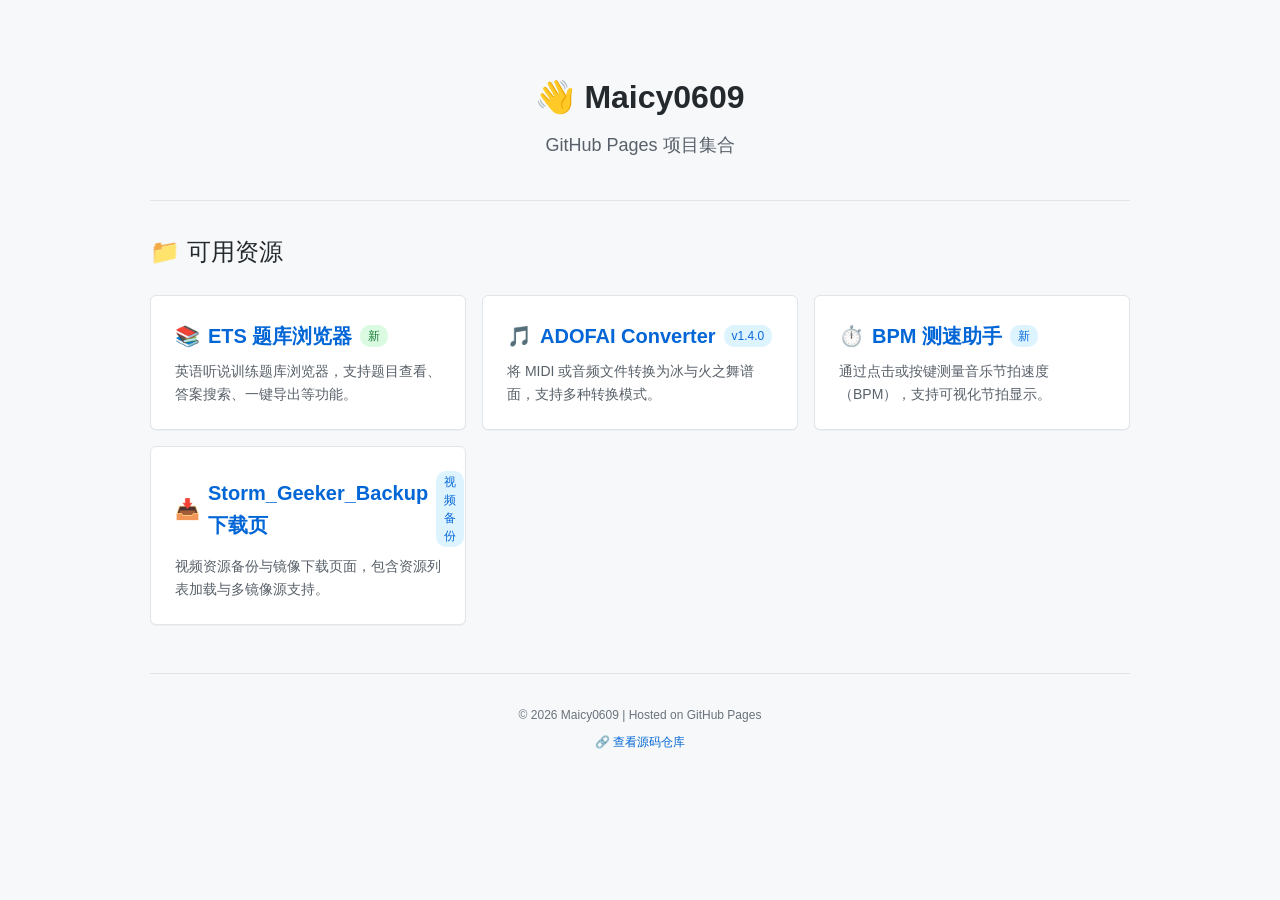
<file: index.html>
<!DOCTYPE html>
<html lang="zh-CN">
<head>
    <meta charset="UTF-8">
    <meta name="viewport" content="width=device-width, initial-scale=1.0">
    <title>Maicy0609 - 项目主页</title>
    <style>
        * { margin: 0; padding: 0; box-sizing: border-box; }
        body { 
            font-family: -apple-system, BlinkMacSystemFont, "Segoe UI", Helvetica, Arial, sans-serif;
            line-height: 1.6; 
            color: #24292e;
            background: #f6f8fa;
        }
        .container { 
            max-width: 1012px; 
            margin: 0 auto; 
            padding: 32px 16px; 
        }
        header { 
            text-align: center; 
            padding: 40px 0; 
            border-bottom: 1px solid #e1e4e8;
            margin-bottom: 32px;
        }
        h1 { font-size: 32px; font-weight: 600; margin-bottom: 8px; }
        .subtitle { color: #586069; font-size: 18px; }
        
        .nav-grid {
            display: grid;
            grid-template-columns: repeat(auto-fit, minmax(300px, 1fr));
            gap: 16px;
            margin-top: 24px;
        }
        
        .nav-card {
            background: white;
            border: 1px solid #e1e4e8;
            border-radius: 6px;
            padding: 24px;
            text-decoration: none;
            color: inherit;
            transition: all 0.2s;
            box-shadow: 0 1px 0 rgba(27,31,35,0.04);
        }
        
        .nav-card:hover {
            border-color: #0366d6;
            transform: translateY(-2px);
            box-shadow: 0 3px 6px rgba(149, 157, 165, 0.15);
        }
        
        .nav-card h3 {
            color: #0366d6;
            font-size: 20px;
            margin-bottom: 8px;
            display: flex;
            align-items: center;
            gap: 8px;
        }
        
        .nav-card p {
            color: #586069;
            font-size: 14px;
        }
        
        .badge {
            display: inline-block;
            padding: 2px 8px;
            font-size: 12px;
            font-weight: 500;
            line-height: 18px;
            border-radius: 10px;
            background-color: #ddf4ff;
            color: #0969da;
        }
        
        .badge-new {
            background-color: #dafbe1;
            color: #1a7f37;
        }
        
        footer {
            margin-top: 48px;
            padding-top: 32px;
            border-top: 1px solid #e1e4e8;
            text-align: center;
            color: #6a737d;
            font-size: 12px;
        }
    </style>
</head>
<body>
    <div class="container">
        <header>
            <h1>👋 Maicy0609</h1>
            <p class="subtitle">GitHub Pages 项目集合</p>
        </header>

        <section>
            <h2 style="font-size: 24px; font-weight: 400; margin-bottom: 16px;">📁 可用资源</h2>
            <div class="nav-grid">
                <!-- ETS 英语听说训练题库浏览器 -->
                <a href="https://maicy0609.github.io/ets-resource-viewer/" class="nav-card">
                    <h3>
                        <span>📚</span>
                        ETS 题库浏览器
                        <span class="badge badge-new">新</span>
                    </h3>
                    <p>英语听说训练题库浏览器，支持题目查看、答案搜索、一键导出等功能。</p>
                </a>

                <!-- ADOFAI 音乐转换器 -->
                <a href="./ADOFAI_Converter/" class="nav-card">
                    <h3>
                        <span>🎵</span>
                        ADOFAI Converter
                        <span class="badge">v1.4.0</span>
                    </h3>
                    <p>将 MIDI 或音频文件转换为冰与火之舞谱面，支持多种转换模式。</p>
                </a>
                
                <!-- BPM 测速助手 -->
                <a href="./BPM_Measurer/" class="nav-card">
                    <h3>
                        <span>⏱️</span>
                        BPM 测速助手
                        <span class="badge">新</span>
                    </h3>
                    <p>通过点击或按键测量音乐节拍速度（BPM），支持可视化节拍显示。</p>
                </a>

                <!-- 引用已存在的 Video_Backup 子页面 -->
                <a href="./Video_Backup/video_backup.html" class="nav-card">
                    <h3>
                        <span>📥</span>
                        Storm_Geeker_Backup 下载页
                        <span class="badge">视频备份</span>
                    </h3>
                    <p>视频资源备份与镜像下载页面，包含资源列表加载与多镜像源支持。</p>
                </a>
            </div>
        </section>

        <footer>
            <p>© 2026 Maicy0609 | Hosted on GitHub Pages</p>
            <p style="margin-top: 8px;">
                <a href="https://github.com/Maicy0609/maicy0609.github.io" style="color: #0366d6; text-decoration: none;">
                    🔗 查看源码仓库
                </a>
            </p>
        </footer>
    </div>
</body>
</html>
</file>
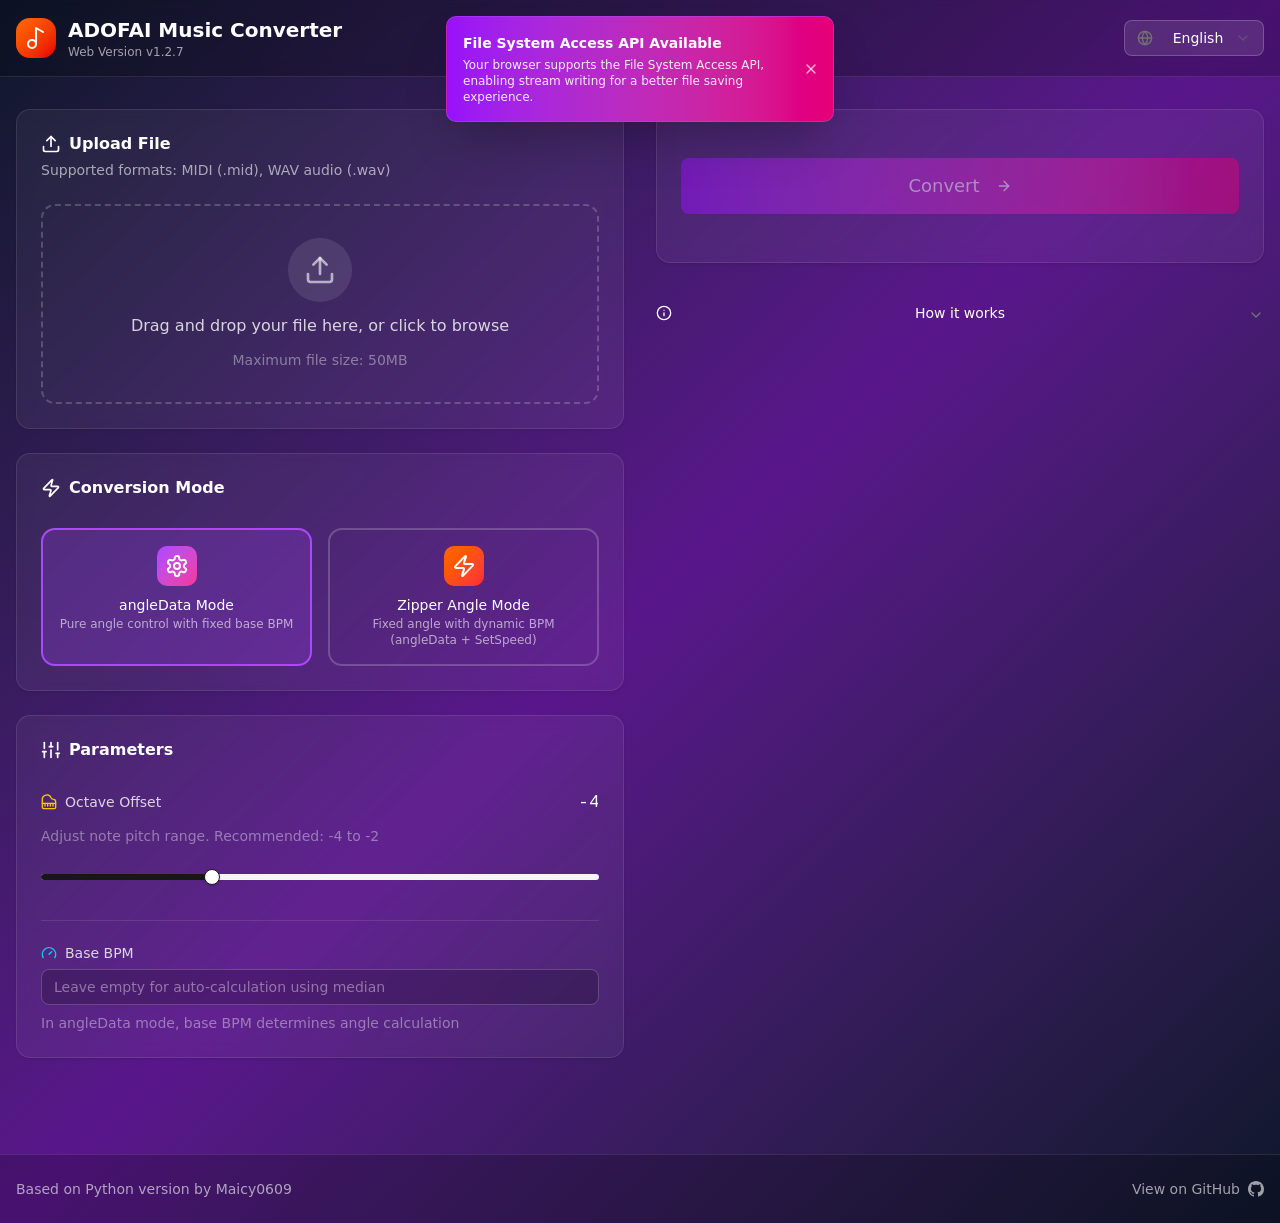
<file: ADOFAI_Converter/index.html>
<!DOCTYPE html><html lang="en"><head><meta charSet="utf-8"/><meta name="viewport" content="width=device-width, initial-scale=1"/><link rel="preload" href="/ADOFAI_Converter/_next/static/media/797e433ab948586e-s.p.0.q-h669a_dqa.woff2" as="font" crossorigin="" type="font/woff2"/><link rel="preload" href="/ADOFAI_Converter/_next/static/media/caa3a2e1cccd8315-s.p.16t1db8_9y2o~.woff2" as="font" crossorigin="" type="font/woff2"/><link rel="stylesheet" href="/ADOFAI_Converter/_next/static/chunks/0neevhl_o1ozu.css" data-precedence="next"/><link rel="stylesheet" href="/ADOFAI_Converter/_next/static/chunks/0oudrl7vobgni.css" data-precedence="next"/><link rel="preload" as="script" fetchPriority="low" href="/ADOFAI_Converter/_next/static/chunks/0k~u_jyibvj9b.js"/><script src="/ADOFAI_Converter/_next/static/chunks/0rjaogdc~uob_.js" async=""></script><script src="/ADOFAI_Converter/_next/static/chunks/14-_y.rss1wul.js" async=""></script><script src="/ADOFAI_Converter/_next/static/chunks/turbopack-0cb8vxisq6ona.js" async=""></script><script src="/ADOFAI_Converter/_next/static/chunks/0h8ax3j6dqy.m.js" async=""></script><script src="/ADOFAI_Converter/_next/static/chunks/0mc.xzdwkp~zy.js" async=""></script><script src="/ADOFAI_Converter/_next/static/chunks/01yxf95z-uasy.js" async=""></script><script src="/ADOFAI_Converter/_next/static/chunks/0axq-9zuzcn.p.js" async=""></script><meta name="next-size-adjust" content=""/><title>ADOFAI Music Converter - MIDI/Audio to Level File</title><meta name="description" content="Convert MIDI files or WAV audio to A Dance of Fire and Ice (ADOFAI) level files. Support for angleData and Zipper modes."/><meta name="author" content="Based on Luxus io&#x27;s Python version"/><meta name="keywords" content="ADOFAI,MIDI,Audio,Converter,A Dance of Fire and Ice,Level Editor"/><meta property="og:title" content="ADOFAI Music Converter"/><meta property="og:description" content="Convert MIDI or Audio to ADOFAI Level Files"/><meta property="og:type" content="website"/><meta name="twitter:card" content="summary"/><meta name="twitter:title" content="ADOFAI Music Converter"/><meta name="twitter:description" content="Convert MIDI or Audio to ADOFAI Level Files"/><link rel="icon" href="/logo.svg"/><script src="/ADOFAI_Converter/_next/static/chunks/03~yq9q893hmn.js" noModule=""></script></head><body class="geist_a71539c9-module__T19VSG__variable geist_mono_8d43a2aa-module__8Li5zG__variable antialiased"><div hidden=""><!--$--><!--/$--></div><div class="min-h-screen bg-gradient-to-br from-slate-900 via-purple-900 to-slate-900"><header class="border-b border-white/10 bg-black/20 backdrop-blur-sm"><div class="container mx-auto px-4 py-4 flex items-center justify-between"><div class="flex items-center gap-3"><div class="p-2 bg-gradient-to-br from-orange-500 to-red-600 rounded-xl" style="transform:rotate(-10deg)"><svg xmlns="http://www.w3.org/2000/svg" width="24" height="24" viewBox="0 0 24 24" fill="none" stroke="currentColor" stroke-width="2" stroke-linecap="round" stroke-linejoin="round" class="lucide lucide-music2 lucide-music-2 w-6 h-6 text-white" aria-hidden="true"><circle cx="8" cy="18" r="4"></circle><path d="M12 18V2l7 4"></path></svg></div><div><h1 class="text-xl font-bold text-white">ADOFAI Music Converter</h1><p class="text-xs text-white/60">Web Version v1.2.7</p></div></div><div class="flex items-center gap-2"><button type="button" role="combobox" aria-controls="radix-_R_15brb_" aria-expanded="false" aria-autocomplete="none" dir="ltr" data-state="closed" data-slot="select-trigger" data-size="default" class="data-[placeholder]:text-muted-foreground [&amp;_svg:not([class*=&#x27;text-&#x27;])]:text-muted-foreground focus-visible:border-ring focus-visible:ring-ring/50 aria-invalid:ring-destructive/20 dark:aria-invalid:ring-destructive/40 aria-invalid:border-destructive dark:bg-input/30 dark:hover:bg-input/50 flex items-center justify-between gap-2 rounded-md border px-3 py-2 text-sm whitespace-nowrap shadow-xs transition-[color,box-shadow] outline-none focus-visible:ring-[3px] disabled:cursor-not-allowed disabled:opacity-50 data-[size=default]:h-9 data-[size=sm]:h-8 *:data-[slot=select-value]:line-clamp-1 *:data-[slot=select-value]:flex *:data-[slot=select-value]:items-center *:data-[slot=select-value]:gap-2 [&amp;_svg]:pointer-events-none [&amp;_svg]:shrink-0 [&amp;_svg:not([class*=&#x27;size-&#x27;])]:size-4 w-[140px] bg-white/10 border-white/20 text-white"><svg xmlns="http://www.w3.org/2000/svg" width="24" height="24" viewBox="0 0 24 24" fill="none" stroke="currentColor" stroke-width="2" stroke-linecap="round" stroke-linejoin="round" class="lucide lucide-globe w-4 h-4 mr-2" aria-hidden="true"><circle cx="12" cy="12" r="10"></circle><path d="M12 2a14.5 14.5 0 0 0 0 20 14.5 14.5 0 0 0 0-20"></path><path d="M2 12h20"></path></svg><span data-slot="select-value" style="pointer-events:none"></span><svg xmlns="http://www.w3.org/2000/svg" width="24" height="24" viewBox="0 0 24 24" fill="none" stroke="currentColor" stroke-width="2" stroke-linecap="round" stroke-linejoin="round" class="lucide lucide-chevron-down size-4 opacity-50" aria-hidden="true"><path d="m6 9 6 6 6-6"></path></svg></button><select aria-hidden="true" tabindex="-1" style="position:absolute;border:0;width:1px;height:1px;padding:0;margin:-1px;overflow:hidden;clip:rect(0, 0, 0, 0);white-space:nowrap;word-wrap:normal"></select></div></div></header><main class="container mx-auto px-4 py-8"><div class="grid lg:grid-cols-2 gap-8"><div class="space-y-6"><div style="opacity:0;transform:translateY(20px)"><div data-slot="card" class="text-card-foreground flex flex-col gap-6 rounded-xl border py-6 shadow-sm bg-white/5 border-white/10 backdrop-blur-sm"><div data-slot="card-header" class="@container/card-header grid auto-rows-min grid-rows-[auto_auto] items-start gap-1.5 px-6 has-data-[slot=card-action]:grid-cols-[1fr_auto] [.border-b]:pb-6"><div data-slot="card-title" class="leading-none font-semibold text-white flex items-center gap-2"><svg xmlns="http://www.w3.org/2000/svg" width="24" height="24" viewBox="0 0 24 24" fill="none" stroke="currentColor" stroke-width="2" stroke-linecap="round" stroke-linejoin="round" class="lucide lucide-upload w-5 h-5" aria-hidden="true"><path d="M12 3v12"></path><path d="m17 8-5-5-5 5"></path><path d="M21 15v4a2 2 0 0 1-2 2H5a2 2 0 0 1-2-2v-4"></path></svg>Upload File</div><div data-slot="card-description" class="text-sm text-white/60">Supported formats: MIDI (.mid), WAV audio (.wav)</div></div><div data-slot="card-content" class="px-6"><div class="relative border-2 border-dashed rounded-xl p-8 text-center cursor-pointer transition-all duration-300 border-white/20 hover:border-white/40 hover:bg-white/5" tabindex="0"><input type="file" class="hidden"/><div class="flex flex-col items-center gap-3" style="opacity:0"><div class="p-4 bg-white/10 rounded-full"><svg xmlns="http://www.w3.org/2000/svg" width="24" height="24" viewBox="0 0 24 24" fill="none" stroke="currentColor" stroke-width="2" stroke-linecap="round" stroke-linejoin="round" class="lucide lucide-upload w-8 h-8 text-white/60" aria-hidden="true"><path d="M12 3v12"></path><path d="m17 8-5-5-5 5"></path><path d="M21 15v4a2 2 0 0 1-2 2H5a2 2 0 0 1-2-2v-4"></path></svg></div><p class="text-white/80">Drag and drop your file here, or click to browse</p><p class="text-white/40 text-sm">Maximum file size: 50MB</p></div></div></div></div></div><div style="opacity:0;transform:translateY(20px)"><div data-slot="card" class="text-card-foreground flex flex-col gap-6 rounded-xl border py-6 shadow-sm bg-white/5 border-white/10 backdrop-blur-sm"><div data-slot="card-header" class="@container/card-header grid auto-rows-min grid-rows-[auto_auto] items-start gap-1.5 px-6 has-data-[slot=card-action]:grid-cols-[1fr_auto] [.border-b]:pb-6"><div data-slot="card-title" class="leading-none font-semibold text-white flex items-center gap-2"><svg xmlns="http://www.w3.org/2000/svg" width="24" height="24" viewBox="0 0 24 24" fill="none" stroke="currentColor" stroke-width="2" stroke-linecap="round" stroke-linejoin="round" class="lucide lucide-zap w-5 h-5" aria-hidden="true"><path d="M4 14a1 1 0 0 1-.78-1.63l9.9-10.2a.5.5 0 0 1 .86.46l-1.92 6.02A1 1 0 0 0 13 10h7a1 1 0 0 1 .78 1.63l-9.9 10.2a.5.5 0 0 1-.86-.46l1.92-6.02A1 1 0 0 0 11 14z"></path></svg>Conversion Mode</div></div><div data-slot="card-content" class="px-6"><div role="radiogroup" aria-required="false" dir="ltr" data-slot="radio-group" class="grid gap-4 grid-cols-2" tabindex="-1" style="outline:none"><label data-slot="label" class="text-sm leading-none font-medium select-none group-data-[disabled=true]:pointer-events-none group-data-[disabled=true]:opacity-50 peer-disabled:cursor-not-allowed peer-disabled:opacity-50 flex flex-col items-center gap-3 p-4 rounded-xl border-2 cursor-pointer transition-all border-purple-500 bg-purple-500/20" for="angle"><button type="button" role="radio" aria-checked="true" data-state="checked" value="angle" data-slot="radio-group-item" class="border-input text-primary focus-visible:border-ring focus-visible:ring-ring/50 aria-invalid:ring-destructive/20 dark:aria-invalid:ring-destructive/40 aria-invalid:border-destructive dark:bg-input/30 aspect-square size-4 shrink-0 rounded-full border shadow-xs transition-[color,box-shadow] outline-none focus-visible:ring-[3px] disabled:cursor-not-allowed disabled:opacity-50 sr-only" id="angle" tabindex="-1" data-radix-collection-item=""><span data-state="checked" data-slot="radio-group-indicator" class="relative flex items-center justify-center"><svg xmlns="http://www.w3.org/2000/svg" width="24" height="24" viewBox="0 0 24 24" fill="none" stroke="currentColor" stroke-width="2" stroke-linecap="round" stroke-linejoin="round" class="lucide lucide-circle fill-primary absolute top-1/2 left-1/2 size-2 -translate-x-1/2 -translate-y-1/2" aria-hidden="true"><circle cx="12" cy="12" r="10"></circle></svg></span></button><input type="radio" aria-hidden="true" style="transform:translateX(-100%);position:absolute;pointer-events:none;opacity:0;margin:0" tabindex="-1" checked="" value="angle"/><div class="p-2 bg-gradient-to-br from-purple-500 to-pink-500 rounded-lg"><svg xmlns="http://www.w3.org/2000/svg" width="24" height="24" viewBox="0 0 24 24" fill="none" stroke="currentColor" stroke-width="2" stroke-linecap="round" stroke-linejoin="round" class="lucide lucide-settings w-6 h-6 text-white" aria-hidden="true"><path d="M12.22 2h-.44a2 2 0 0 0-2 2v.18a2 2 0 0 1-1 1.73l-.43.25a2 2 0 0 1-2 0l-.15-.08a2 2 0 0 0-2.73.73l-.22.38a2 2 0 0 0 .73 2.73l.15.1a2 2 0 0 1 1 1.72v.51a2 2 0 0 1-1 1.74l-.15.09a2 2 0 0 0-.73 2.73l.22.38a2 2 0 0 0 2.73.73l.15-.08a2 2 0 0 1 2 0l.43.25a2 2 0 0 1 1 1.73V20a2 2 0 0 0 2 2h.44a2 2 0 0 0 2-2v-.18a2 2 0 0 1 1-1.73l.43-.25a2 2 0 0 1 2 0l.15.08a2 2 0 0 0 2.73-.73l.22-.39a2 2 0 0 0-.73-2.73l-.15-.08a2 2 0 0 1-1-1.74v-.5a2 2 0 0 1 1-1.74l.15-.09a2 2 0 0 0 .73-2.73l-.22-.38a2 2 0 0 0-2.73-.73l-.15.08a2 2 0 0 1-2 0l-.43-.25a2 2 0 0 1-1-1.73V4a2 2 0 0 0-2-2z"></path><circle cx="12" cy="12" r="3"></circle></svg></div><div class="text-center"><p class="text-white font-medium">angleData Mode</p><p class="text-white/60 text-xs mt-1">Pure angle control with fixed base BPM</p></div></label><label data-slot="label" class="text-sm leading-none font-medium select-none group-data-[disabled=true]:pointer-events-none group-data-[disabled=true]:opacity-50 peer-disabled:cursor-not-allowed peer-disabled:opacity-50 flex flex-col items-center gap-3 p-4 rounded-xl border-2 cursor-pointer transition-all border-white/20 hover:border-white/40" for="zipper"><button type="button" role="radio" aria-checked="false" data-state="unchecked" value="zipper" data-slot="radio-group-item" class="border-input text-primary focus-visible:border-ring focus-visible:ring-ring/50 aria-invalid:ring-destructive/20 dark:aria-invalid:ring-destructive/40 aria-invalid:border-destructive dark:bg-input/30 aspect-square size-4 shrink-0 rounded-full border shadow-xs transition-[color,box-shadow] outline-none focus-visible:ring-[3px] disabled:cursor-not-allowed disabled:opacity-50 sr-only" id="zipper" tabindex="-1" data-radix-collection-item=""></button><input type="radio" aria-hidden="true" style="transform:translateX(-100%);position:absolute;pointer-events:none;opacity:0;margin:0" tabindex="-1" value="zipper"/><div class="p-2 bg-gradient-to-br from-orange-500 to-red-500 rounded-lg"><svg xmlns="http://www.w3.org/2000/svg" width="24" height="24" viewBox="0 0 24 24" fill="none" stroke="currentColor" stroke-width="2" stroke-linecap="round" stroke-linejoin="round" class="lucide lucide-zap w-6 h-6 text-white" aria-hidden="true"><path d="M4 14a1 1 0 0 1-.78-1.63l9.9-10.2a.5.5 0 0 1 .86.46l-1.92 6.02A1 1 0 0 0 13 10h7a1 1 0 0 1 .78 1.63l-9.9 10.2a.5.5 0 0 1-.86-.46l1.92-6.02A1 1 0 0 0 11 14z"></path></svg></div><div class="text-center"><p class="text-white font-medium">Zipper Angle Mode</p><p class="text-white/60 text-xs mt-1">Fixed angle with dynamic BPM (angleData + SetSpeed)</p></div></label></div></div></div></div><div style="opacity:0;transform:translateY(20px)"><div data-slot="card" class="text-card-foreground flex flex-col gap-6 rounded-xl border py-6 shadow-sm bg-white/5 border-white/10 backdrop-blur-sm"><div data-slot="card-header" class="@container/card-header grid auto-rows-min grid-rows-[auto_auto] items-start gap-1.5 px-6 has-data-[slot=card-action]:grid-cols-[1fr_auto] [.border-b]:pb-6"><div data-slot="card-title" class="leading-none font-semibold text-white flex items-center gap-2"><svg xmlns="http://www.w3.org/2000/svg" width="24" height="24" viewBox="0 0 24 24" fill="none" stroke="currentColor" stroke-width="2" stroke-linecap="round" stroke-linejoin="round" class="lucide lucide-sliders-vertical w-5 h-5" aria-hidden="true"><line x1="4" x2="4" y1="21" y2="14"></line><line x1="4" x2="4" y1="10" y2="3"></line><line x1="12" x2="12" y1="21" y2="12"></line><line x1="12" x2="12" y1="8" y2="3"></line><line x1="20" x2="20" y1="21" y2="16"></line><line x1="20" x2="20" y1="12" y2="3"></line><line x1="2" x2="6" y1="14" y2="14"></line><line x1="10" x2="14" y1="8" y2="8"></line><line x1="18" x2="22" y1="16" y2="16"></line></svg>Parameters</div></div><div data-slot="card-content" class="px-6 space-y-6"><div class="space-y-3"><div class="flex items-center justify-between"><label data-slot="label" class="text-sm leading-none font-medium select-none group-data-[disabled=true]:pointer-events-none group-data-[disabled=true]:opacity-50 peer-disabled:cursor-not-allowed peer-disabled:opacity-50 text-white/80 flex items-center gap-2"><svg xmlns="http://www.w3.org/2000/svg" width="24" height="24" viewBox="0 0 24 24" fill="none" stroke="currentColor" stroke-width="2" stroke-linecap="round" stroke-linejoin="round" class="lucide lucide-piano w-4 h-4 text-yellow-400" aria-hidden="true"><path d="M18.5 8c-1.4 0-2.6-.8-3.2-2A6.87 6.87 0 0 0 2 9v11a2 2 0 0 0 2 2h16a2 2 0 0 0 2-2v-8.5C22 9.6 20.4 8 18.5 8"></path><path d="M2 14h20"></path><path d="M6 14v4"></path><path d="M10 14v4"></path><path d="M14 14v4"></path><path d="M18 14v4"></path></svg>Octave Offset</label><span class="text-white font-mono">-4</span></div><p class="text-white/40 text-sm">Adjust note pitch range. Recommended: -4 to -2</p><span dir="ltr" data-orientation="horizontal" aria-disabled="false" data-slot="slider" class="relative flex w-full touch-none items-center select-none data-[disabled]:opacity-50 data-[orientation=vertical]:h-full data-[orientation=vertical]:min-h-44 data-[orientation=vertical]:w-auto data-[orientation=vertical]:flex-col py-4" style="--radix-slider-thumb-transform:translateX(-50%)"><span data-orientation="horizontal" data-slot="slider-track" class="bg-muted relative grow overflow-hidden rounded-full data-[orientation=horizontal]:h-1.5 data-[orientation=horizontal]:w-full data-[orientation=vertical]:h-full data-[orientation=vertical]:w-1.5"><span data-orientation="horizontal" data-slot="slider-range" class="bg-primary absolute data-[orientation=horizontal]:h-full data-[orientation=vertical]:w-full" style="left:0%;right:70%"></span></span><span style="transform:var(--radix-slider-thumb-transform);position:absolute;left:calc(0% + 0px)"><span role="slider" aria-valuemin="-10" aria-valuemax="10" aria-orientation="horizontal" data-orientation="horizontal" tabindex="0" data-slot="slider-thumb" class="border-primary bg-background ring-ring/50 block size-4 shrink-0 rounded-full border shadow-sm transition-[color,box-shadow] hover:ring-4 focus-visible:ring-4 focus-visible:outline-hidden disabled:pointer-events-none disabled:opacity-50" style="display:none" data-radix-collection-item=""></span><input style="display:none"/></span></span></div><div data-orientation="horizontal" role="none" data-slot="separator" class="shrink-0 data-[orientation=horizontal]:h-px data-[orientation=horizontal]:w-full data-[orientation=vertical]:h-full data-[orientation=vertical]:w-px bg-white/10"></div><div class="space-y-2"><label data-slot="label" class="text-sm leading-none font-medium select-none group-data-[disabled=true]:pointer-events-none group-data-[disabled=true]:opacity-50 peer-disabled:cursor-not-allowed peer-disabled:opacity-50 text-white/80 flex items-center gap-2"><svg xmlns="http://www.w3.org/2000/svg" width="24" height="24" viewBox="0 0 24 24" fill="none" stroke="currentColor" stroke-width="2" stroke-linecap="round" stroke-linejoin="round" class="lucide lucide-gauge w-4 h-4 text-cyan-400" aria-hidden="true"><path d="m12 14 4-4"></path><path d="M3.34 19a10 10 0 1 1 17.32 0"></path></svg>Base BPM</label><input type="number" data-slot="input" class="file:text-foreground selection:bg-primary selection:text-primary-foreground dark:bg-input/30 flex h-9 w-full min-w-0 rounded-md border px-3 py-1 text-base shadow-xs transition-[color,box-shadow] outline-none file:inline-flex file:h-7 file:border-0 file:bg-transparent file:text-sm file:font-medium disabled:pointer-events-none disabled:cursor-not-allowed disabled:opacity-50 md:text-sm focus-visible:border-ring focus-visible:ring-ring/50 focus-visible:ring-[3px] aria-invalid:ring-destructive/20 dark:aria-invalid:ring-destructive/40 aria-invalid:border-destructive bg-black/20 border-white/20 text-white placeholder:text-white/40" placeholder="Leave empty for auto-calculation using median" min="1" value=""/><p class="text-white/40 text-sm">In angleData mode, base BPM determines angle calculation</p></div></div></div></div></div><div class="space-y-6"><div style="opacity:0;transform:translateY(20px)"><div data-slot="card" class="text-card-foreground flex flex-col gap-6 rounded-xl border py-6 shadow-sm bg-white/5 border-white/10 backdrop-blur-sm"><div data-slot="card-content" class="p-6"><div class="flex gap-3"><button data-slot="button" class="inline-flex items-center justify-center gap-2 whitespace-nowrap font-medium transition-all disabled:pointer-events-none disabled:opacity-50 [&amp;_svg]:pointer-events-none [&amp;_svg:not([class*=&#x27;size-&#x27;])]:size-4 [&amp;_svg]:shrink-0 outline-none focus-visible:border-ring focus-visible:ring-ring/50 focus-visible:ring-[3px] aria-invalid:ring-destructive/20 dark:aria-invalid:ring-destructive/40 aria-invalid:border-destructive text-primary-foreground shadow-xs hover:bg-primary/90 rounded-md px-6 has-[&gt;svg]:px-4 flex-1 h-14 text-lg bg-gradient-to-r from-purple-600 to-pink-600 hover:from-purple-500 hover:to-pink-500" disabled="">Convert<svg xmlns="http://www.w3.org/2000/svg" width="24" height="24" viewBox="0 0 24 24" fill="none" stroke="currentColor" stroke-width="2" stroke-linecap="round" stroke-linejoin="round" class="lucide lucide-arrow-right w-5 h-5 ml-2" aria-hidden="true"><path d="M5 12h14"></path><path d="m12 5 7 7-7 7"></path></svg></button></div></div></div></div><div style="opacity:0;transform:translateY(20px)"><div data-slot="accordion" class="w-full" data-orientation="vertical"><div data-state="closed" data-orientation="vertical" data-slot="accordion-item" class="border-b last:border-b-0 border-white/10"><h3 data-orientation="vertical" data-state="closed" class="flex"><button type="button" aria-controls="radix-_R_399brb_" aria-expanded="false" data-state="closed" data-orientation="vertical" id="radix-_R_199brb_" data-slot="accordion-trigger" class="focus-visible:border-ring focus-visible:ring-ring/50 flex-1 justify-between rounded-md py-4 text-left text-sm font-medium transition-all outline-none hover:underline focus-visible:ring-[3px] disabled:pointer-events-none disabled:opacity-50 [&amp;[data-state=open]&gt;svg]:rotate-180 text-white hover:text-white/80 flex items-center gap-2" data-radix-collection-item=""><svg xmlns="http://www.w3.org/2000/svg" width="24" height="24" viewBox="0 0 24 24" fill="none" stroke="currentColor" stroke-width="2" stroke-linecap="round" stroke-linejoin="round" class="lucide lucide-info w-4 h-4" aria-hidden="true"><circle cx="12" cy="12" r="10"></circle><path d="M12 16v-4"></path><path d="M12 8h.01"></path></svg>How it works<svg xmlns="http://www.w3.org/2000/svg" width="24" height="24" viewBox="0 0 24 24" fill="none" stroke="currentColor" stroke-width="2" stroke-linecap="round" stroke-linejoin="round" class="lucide lucide-chevron-down text-muted-foreground pointer-events-none size-4 shrink-0 translate-y-0.5 transition-transform duration-200" aria-hidden="true"><path d="m6 9 6 6 6-6"></path></svg></button></h3><div data-state="closed" id="radix-_R_399brb_" hidden="" role="region" aria-labelledby="radix-_R_199brb_" data-orientation="vertical" data-slot="accordion-content" class="data-[state=closed]:animate-accordion-up data-[state=open]:animate-accordion-down overflow-hidden text-sm" style="--radix-accordion-content-height:var(--radix-collapsible-content-height);--radix-accordion-content-width:var(--radix-collapsible-content-width)"></div></div></div></div></div></div></main><footer class="border-t border-white/10 bg-black/20 mt-16"><div class="container mx-auto px-4 py-6 flex items-center justify-between text-white/60 text-sm"><p>Based on Python version by Maicy0609</p><a href="https://github.com/Maicy0609/ADOFAI_Music_Converter/" target="_blank" rel="noopener noreferrer" class="flex items-center gap-2 hover:text-white transition-colors">View on GitHub<svg class="w-4 h-4" fill="currentColor" viewBox="0 0 24 24"><path d="M12 0C5.37 0 0 5.37 0 12c0 5.31 3.435 9.795 8.205 11.385.6.105.825-.255.825-.57 0-.285-.015-1.23-.015-2.235-3.015.555-3.795-.735-4.035-1.41-.135-.345-.72-1.41-1.23-1.695-.42-.225-1.02-.78-.015-.795.945-.015 1.62.87 1.845 1.23 1.08 1.815 2.805 1.305 3.495.99.105-.78.42-1.305.765-1.605-2.67-.3-5.46-1.335-5.46-5.925 0-1.305.465-2.385 1.23-3.225-.12-.3-.54-1.53.12-3.18 0 0 1.005-.315 3.3 1.23.96-.27 1.98-.405 3-.405s2.04.135 3 .405c2.295-1.56 3.3-1.23 3.3-1.23.66 1.65.24 2.88.12 3.18.765.84 1.23 1.905 1.23 3.225 0 4.605-2.805 5.625-5.475 5.925.435.375.81 1.095.81 2.22 0 1.605-.015 2.895-.015 3.3 0 .315.225.69.825.57A12.02 12.02 0 0024 12c0-6.63-5.37-12-12-12z"></path></svg></a></div></footer></div><!--$--><!--/$--><div role="region" aria-label="Notifications (F8)" tabindex="-1" style="pointer-events:none"><ol tabindex="-1" class="fixed top-0 left-1/2 -translate-x-1/2 z-[100] flex max-h-screen w-full max-w-[420px] flex-col p-4"></ol></div><script src="/ADOFAI_Converter/_next/static/chunks/0k~u_jyibvj9b.js" id="_R_" async=""></script><script>(self.__next_f=self.__next_f||[]).push([0])</script><script>self.__next_f.push([1,"1:\"$Sreact.fragment\"\n2:I[81513,[\"/ADOFAI_Converter/_next/static/chunks/0h8ax3j6dqy.m.js\",\"/ADOFAI_Converter/_next/static/chunks/0mc.xzdwkp~zy.js\",\"/ADOFAI_Converter/_next/static/chunks/01yxf95z-uasy.js\"],\"I18nProvider\"]\n3:I[39756,[\"/ADOFAI_Converter/_next/static/chunks/0h8ax3j6dqy.m.js\",\"/ADOFAI_Converter/_next/static/chunks/0mc.xzdwkp~zy.js\",\"/ADOFAI_Converter/_next/static/chunks/01yxf95z-uasy.js\"],\"default\"]\n4:I[37457,[\"/ADOFAI_Converter/_next/static/chunks/0h8ax3j6dqy.m.js\",\"/ADOFAI_Converter/_next/static/chunks/0mc.xzdwkp~zy.js\",\"/ADOFAI_Converter/_next/static/chunks/01yxf95z-uasy.js\"],\"default\"]\n5:I[77855,[\"/ADOFAI_Converter/_next/static/chunks/0h8ax3j6dqy.m.js\",\"/ADOFAI_Converter/_next/static/chunks/0mc.xzdwkp~zy.js\",\"/ADOFAI_Converter/_next/static/chunks/01yxf95z-uasy.js\"],\"Toaster\"]\n6:I[47257,[\"/ADOFAI_Converter/_next/static/chunks/0h8ax3j6dqy.m.js\",\"/ADOFAI_Converter/_next/static/chunks/0mc.xzdwkp~zy.js\",\"/ADOFAI_Converter/_next/static/chunks/01yxf95z-uasy.js\"],\"ClientPageRoot\"]\n7:I[52683,[\"/ADOFAI_Converter/_next/static/chunks/0h8ax3j6dqy.m.js\",\"/ADOFAI_Converter/_next/static/chunks/0mc.xzdwkp~zy.js\",\"/ADOFAI_Converter/_next/static/chunks/01yxf95z-uasy.js\",\"/ADOFAI_Converter/_next/static/chunks/0axq-9zuzcn.p.js\"],\"default\"]\na:I[97367,[\"/ADOFAI_Converter/_next/static/chunks/0h8ax3j6dqy.m.js\",\"/ADOFAI_Converter/_next/static/chunks/0mc.xzdwkp~zy.js\",\"/ADOFAI_Converter/_next/static/chunks/01yxf95z-uasy.js\"],\"OutletBoundary\"]\nb:\"$Sreact.suspense\"\nd:I[97367,[\"/ADOFAI_Converter/_next/static/chunks/0h8ax3j6dqy.m.js\",\"/ADOFAI_Converter/_next/static/chunks/0mc.xzdwkp~zy.js\",\"/ADOFAI_Converter/_next/static/chunks/01yxf95z-uasy.js\"],\"ViewportBoundary\"]\nf:I[97367,[\"/ADOFAI_Converter/_next/static/chunks/0h8ax3j6dqy.m.js\",\"/ADOFAI_Converter/_next/static/chunks/0mc.xzdwkp~zy.js\",\"/ADOFAI_Converter/_next/static/chunks/01yxf95z-uasy.js\"],\"MetadataBoundary\"]\n11:I[68027,[\"/ADOFAI_Converter/_next/static/chunks/0h8ax3j6dqy.m.js\",\"/ADOFAI_Converter/_next/static/chunks/0mc.xzdwkp~zy.js\",\"/ADOFAI_Converter/_next/static/chunks/01yxf95z-uasy.js\"],\"default\",1]\n:HL[\"/ADOFAI_Converter/_next/static/chunks/0neevhl_o1ozu.css\",\"style\"]\n:HL[\"/ADOFAI_Converter/_next/static/chunks/0oudrl7vobgni.css\",\"style\"]\n:HL[\"/ADOFAI_Converter/_next/static/media/797e433ab948586e-s.p.0.q-h669a_dqa.woff2\",\"font\",{\"crossOrigin\":\"\",\"type\":\"font/woff2\"}]\n:HL[\"/ADOFAI_Converter/_next/static/media/caa3a2e1cccd8315-s.p.16t1db8_9y2o~.woff2\",\"font\",{\"crossOrigin\":\"\",\"type\":\"font/woff2\"}]\n"])</script><script>self.__next_f.push([1,"0:{\"P\":null,\"c\":[\"\",\"\"],\"q\":\"\",\"i\":false,\"f\":[[[\"\",{\"children\":[\"__PAGE__\",{}]},\"$undefined\",\"$undefined\",16],[[\"$\",\"$1\",\"c\",{\"children\":[[[\"$\",\"link\",\"0\",{\"rel\":\"stylesheet\",\"href\":\"/ADOFAI_Converter/_next/static/chunks/0neevhl_o1ozu.css\",\"precedence\":\"next\",\"crossOrigin\":\"$undefined\",\"nonce\":\"$undefined\"}],[\"$\",\"link\",\"1\",{\"rel\":\"stylesheet\",\"href\":\"/ADOFAI_Converter/_next/static/chunks/0oudrl7vobgni.css\",\"precedence\":\"next\",\"crossOrigin\":\"$undefined\",\"nonce\":\"$undefined\"}],[\"$\",\"script\",\"script-0\",{\"src\":\"/ADOFAI_Converter/_next/static/chunks/0h8ax3j6dqy.m.js\",\"async\":true,\"nonce\":\"$undefined\"}],[\"$\",\"script\",\"script-1\",{\"src\":\"/ADOFAI_Converter/_next/static/chunks/0mc.xzdwkp~zy.js\",\"async\":true,\"nonce\":\"$undefined\"}],[\"$\",\"script\",\"script-2\",{\"src\":\"/ADOFAI_Converter/_next/static/chunks/01yxf95z-uasy.js\",\"async\":true,\"nonce\":\"$undefined\"}]],[\"$\",\"html\",null,{\"lang\":\"en\",\"suppressHydrationWarning\":true,\"children\":[\"$\",\"body\",null,{\"className\":\"geist_a71539c9-module__T19VSG__variable geist_mono_8d43a2aa-module__8Li5zG__variable antialiased\",\"children\":[[\"$\",\"$L2\",null,{\"children\":[\"$\",\"$L3\",null,{\"parallelRouterKey\":\"children\",\"error\":\"$undefined\",\"errorStyles\":\"$undefined\",\"errorScripts\":\"$undefined\",\"template\":[\"$\",\"$L4\",null,{}],\"templateStyles\":\"$undefined\",\"templateScripts\":\"$undefined\",\"notFound\":[[[\"$\",\"title\",null,{\"children\":\"404: This page could not be found.\"}],[\"$\",\"div\",null,{\"style\":{\"fontFamily\":\"system-ui,\\\"Segoe UI\\\",Roboto,Helvetica,Arial,sans-serif,\\\"Apple Color Emoji\\\",\\\"Segoe UI Emoji\\\"\",\"height\":\"100vh\",\"textAlign\":\"center\",\"display\":\"flex\",\"flexDirection\":\"column\",\"alignItems\":\"center\",\"justifyContent\":\"center\"},\"children\":[\"$\",\"div\",null,{\"children\":[[\"$\",\"style\",null,{\"dangerouslySetInnerHTML\":{\"__html\":\"body{color:#000;background:#fff;margin:0}.next-error-h1{border-right:1px solid rgba(0,0,0,.3)}@media (prefers-color-scheme:dark){body{color:#fff;background:#000}.next-error-h1{border-right:1px solid rgba(255,255,255,.3)}}\"}}],[\"$\",\"h1\",null,{\"className\":\"next-error-h1\",\"style\":{\"display\":\"inline-block\",\"margin\":\"0 20px 0 0\",\"padding\":\"0 23px 0 0\",\"fontSize\":24,\"fontWeight\":500,\"verticalAlign\":\"top\",\"lineHeight\":\"49px\"},\"children\":404}],[\"$\",\"div\",null,{\"style\":{\"display\":\"inline-block\"},\"children\":[\"$\",\"h2\",null,{\"style\":{\"fontSize\":14,\"fontWeight\":400,\"lineHeight\":\"49px\",\"margin\":0},\"children\":\"This page could not be found.\"}]}]]}]}]],[]],\"forbidden\":\"$undefined\",\"unauthorized\":\"$undefined\"}]}],[\"$\",\"$L5\",null,{}]]}]}]]}],{\"children\":[[\"$\",\"$1\",\"c\",{\"children\":[[\"$\",\"$L6\",null,{\"Component\":\"$7\",\"serverProvidedParams\":{\"searchParams\":{},\"params\":{},\"promises\":[\"$@8\",\"$@9\"]}}],[[\"$\",\"script\",\"script-0\",{\"src\":\"/ADOFAI_Converter/_next/static/chunks/0axq-9zuzcn.p.js\",\"async\":true,\"nonce\":\"$undefined\"}]],[\"$\",\"$La\",null,{\"children\":[\"$\",\"$b\",null,{\"name\":\"Next.MetadataOutlet\",\"children\":\"$@c\"}]}]]}],{},null,false,null]},null,false,null],[\"$\",\"$1\",\"h\",{\"children\":[null,[\"$\",\"$Ld\",null,{\"children\":\"$Le\"}],[\"$\",\"div\",null,{\"hidden\":true,\"children\":[\"$\",\"$Lf\",null,{\"children\":[\"$\",\"$b\",null,{\"name\":\"Next.Metadata\",\"children\":\"$L10\"}]}]}],[\"$\",\"meta\",null,{\"name\":\"next-size-adjust\",\"content\":\"\"}]]}],false]],\"m\":\"$undefined\",\"G\":[\"$11\",[[\"$\",\"link\",\"0\",{\"rel\":\"stylesheet\",\"href\":\"/ADOFAI_Converter/_next/static/chunks/0neevhl_o1ozu.css\",\"precedence\":\"next\",\"crossOrigin\":\"$undefined\",\"nonce\":\"$undefined\"}],[\"$\",\"link\",\"1\",{\"rel\":\"stylesheet\",\"href\":\"/ADOFAI_Converter/_next/static/chunks/0oudrl7vobgni.css\",\"precedence\":\"next\",\"crossOrigin\":\"$undefined\",\"nonce\":\"$undefined\"}]]],\"S\":true,\"h\":null,\"s\":\"$undefined\",\"l\":\"$undefined\",\"p\":\"$undefined\",\"d\":\"$undefined\",\"b\":\"LhbuelLNRixZGaBv6XpDH\"}\n"])</script><script>self.__next_f.push([1,"8:{}\n9:\"$0:f:0:1:1:children:0:props:children:0:props:serverProvidedParams:params\"\n"])</script><script>self.__next_f.push([1,"e:[[\"$\",\"meta\",\"0\",{\"charSet\":\"utf-8\"}],[\"$\",\"meta\",\"1\",{\"name\":\"viewport\",\"content\":\"width=device-width, initial-scale=1\"}]]\n"])</script><script>self.__next_f.push([1,"12:I[27201,[\"/ADOFAI_Converter/_next/static/chunks/0h8ax3j6dqy.m.js\",\"/ADOFAI_Converter/_next/static/chunks/0mc.xzdwkp~zy.js\",\"/ADOFAI_Converter/_next/static/chunks/01yxf95z-uasy.js\"],\"IconMark\"]\nc:null\n10:[[\"$\",\"title\",\"0\",{\"children\":\"ADOFAI Music Converter - MIDI/Audio to Level File\"}],[\"$\",\"meta\",\"1\",{\"name\":\"description\",\"content\":\"Convert MIDI files or WAV audio to A Dance of Fire and Ice (ADOFAI) level files. Support for angleData and Zipper modes.\"}],[\"$\",\"meta\",\"2\",{\"name\":\"author\",\"content\":\"Based on Luxus io's Python version\"}],[\"$\",\"meta\",\"3\",{\"name\":\"keywords\",\"content\":\"ADOFAI,MIDI,Audio,Converter,A Dance of Fire and Ice,Level Editor\"}],[\"$\",\"meta\",\"4\",{\"property\":\"og:title\",\"content\":\"ADOFAI Music Converter\"}],[\"$\",\"meta\",\"5\",{\"property\":\"og:description\",\"content\":\"Convert MIDI or Audio to ADOFAI Level Files\"}],[\"$\",\"meta\",\"6\",{\"property\":\"og:type\",\"content\":\"website\"}],[\"$\",\"meta\",\"7\",{\"name\":\"twitter:card\",\"content\":\"summary\"}],[\"$\",\"meta\",\"8\",{\"name\":\"twitter:title\",\"content\":\"ADOFAI Music Converter\"}],[\"$\",\"meta\",\"9\",{\"name\":\"twitter:description\",\"content\":\"Convert MIDI or Audio to ADOFAI Level Files\"}],[\"$\",\"link\",\"10\",{\"rel\":\"icon\",\"href\":\"/logo.svg\"}],[\"$\",\"$L12\",\"11\",{}]]\n"])</script></body></html>
</file>
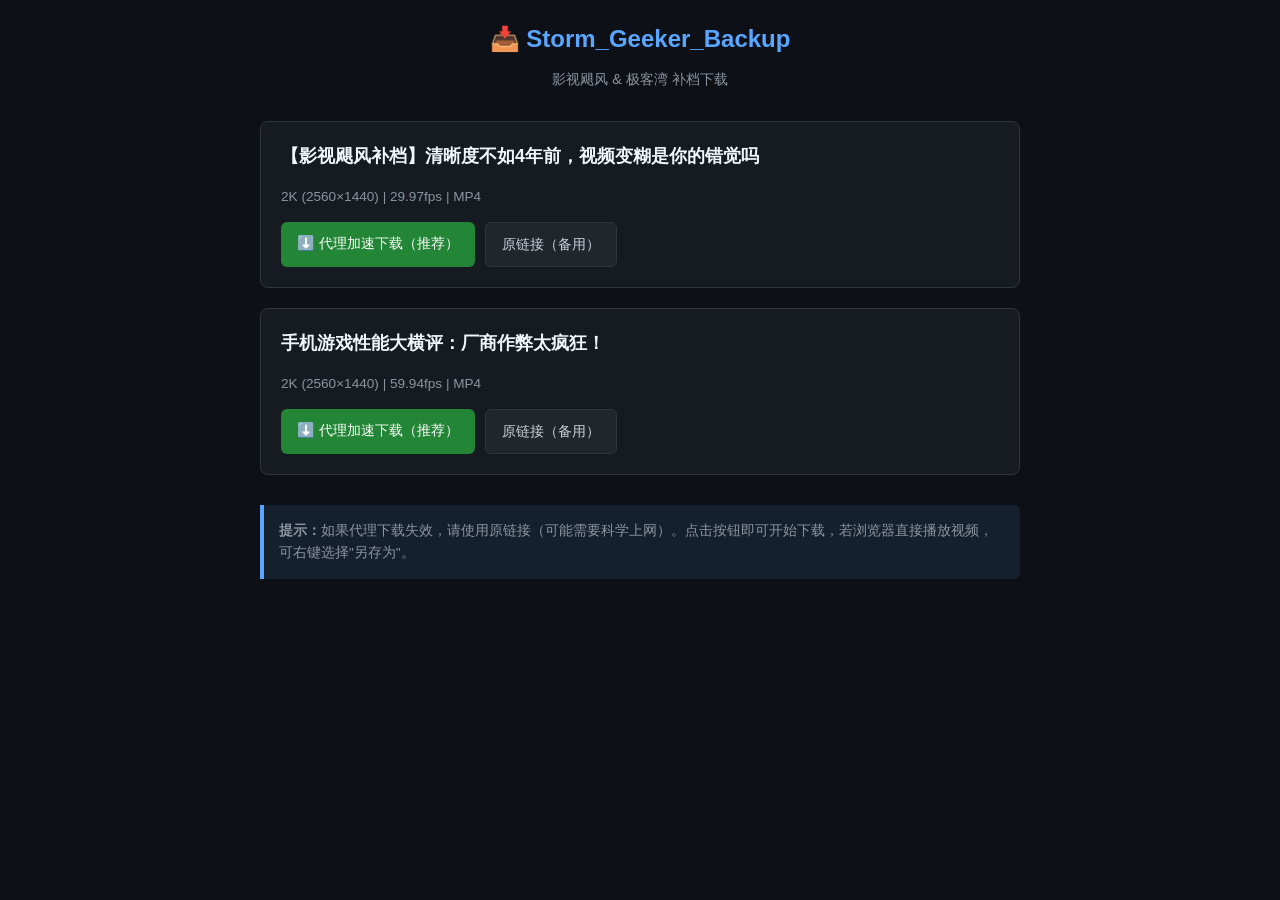
<file: backup.html>
<!DOCTYPE html>
<html lang="zh-CN">
<head>
    <meta charset="UTF-8">
    <meta name="viewport" content="width=device-width, initial-scale=1.0">
    <title>Storm_Geeker_Backup 下载页</title>
    <style>
        * {
            margin: 0;
            padding: 0;
            box-sizing: border-box;
        }
        
        body {
            font-family: -apple-system, BlinkMacSystemFont, "Segoe UI", Roboto, "Helvetica Neue", Arial, sans-serif;
            background: #0d1117;
            color: #c9d1d9;
            line-height: 1.6;
            padding: 20px;
            max-width: 800px;
            margin: 0 auto;
        }
        
        h1 {
            color: #58a6ff;
            text-align: center;
            margin-bottom: 10px;
            font-size: 1.5rem;
        }
        
        .subtitle {
            text-align: center;
            color: #8b949e;
            margin-bottom: 30px;
            font-size: 0.9rem;
        }
        
        .video-card {
            background: #161b22;
            border: 1px solid #30363d;
            border-radius: 8px;
            padding: 20px;
            margin-bottom: 20px;
        }
        
        .video-title {
            color: #f0f6fc;
            font-size: 1.1rem;
            margin-bottom: 15px;
            font-weight: 600;
        }
        
        .video-meta {
            color: #8b949e;
            font-size: 0.85rem;
            margin-bottom: 15px;
        }
        
        .button-group {
            display: flex;
            gap: 10px;
            flex-wrap: wrap;
        }
        
        a {
            text-decoration: none;
            padding: 10px 16px;
            border-radius: 6px;
            font-size: 0.9rem;
            font-weight: 500;
            transition: opacity 0.2s;
            display: inline-block;
            border: none;
            cursor: pointer;
        }
        
        a:hover {
            opacity: 0.8;
        }
        
        .btn-primary {
            background: #238636;
            color: white;
        }
        
        .btn-secondary {
            background: #21262d;
            color: #c9d1d9;
            border: 1px solid #30363d;
        }
        
        .tip {
            margin-top: 30px;
            padding: 15px;
            background: rgba(88, 166, 255, 0.1);
            border-left: 4px solid #58a6ff;
            border-radius: 0 6px 6px 0;
            font-size: 0.85rem;
            color: #8b949e;
        }
    </style>
</head>
<body>
    <h1>📥 Storm_Geeker_Backup</h1>
    <div class="subtitle">影视飓风 & 极客湾 补档下载</div>

    <div class="video-card">
        <div class="video-title">【影视飓风补档】清晰度不如4年前，视频变糊是你的错觉吗</div>
        <div class="video-meta">2K (2560×1440) | 29.97fps | MP4</div>
        <div class="button-group">
            <a href="https://hk.gh-proxy.org/https://github.com/Maicy0609/Storm_Geeker_Backup/releases/download/%E8%A1%A5%E6%A1%A3/video_get_bad_is_your_problem_2k_29.97fps.mp4" 
               class="btn-primary" 
               download>
               ⬇️ 代理加速下载（推荐）
            </a>
            <a href="https://github.com/Maicy0609/Storm_Geeker_Backup/releases/download/%E8%A1%A5%E6%A1%A3/video_get_bad_is_your_problem_2k_29.97fps.mp4" 
               class="btn-secondary" 
               download>
               原链接（备用）
            </a>
        </div>
    </div>

    <div class="video-card">
        <div class="video-title">手机游戏性能大横评：厂商作弊太疯狂！</div>
        <div class="video-meta">2K (2560×1440) | 59.94fps | MP4</div>
        <div class="button-group">
            <a href="https://hk.gh-proxy.org/https://github.com/Maicy0609/Storm_Geeker_Backup/releases/download/%E8%A1%A5%E6%A1%A3/mobile_phone_grand_review_test_but_cheat.mp4" 
               class="btn-primary" 
               download>
               ⬇️ 代理加速下载（推荐）
            </a>
            <a href="https://github.com/Maicy0609/Storm_Geeker_Backup/releases/download/%E8%A1%A5%E6%A1%A3/mobile_phone_grand_review_test_but_cheat.mp4" 
               class="btn-secondary" 
               download>
               原链接（备用）
            </a>
        </div>
    </div>

    <div class="tip">
        <strong>提示：</strong>如果代理下载失效，请使用原链接（可能需要科学上网）。点击按钮即可开始下载，若浏览器直接播放视频，可右键选择"另存为"。
    </div>
</body>
</html>
</file>
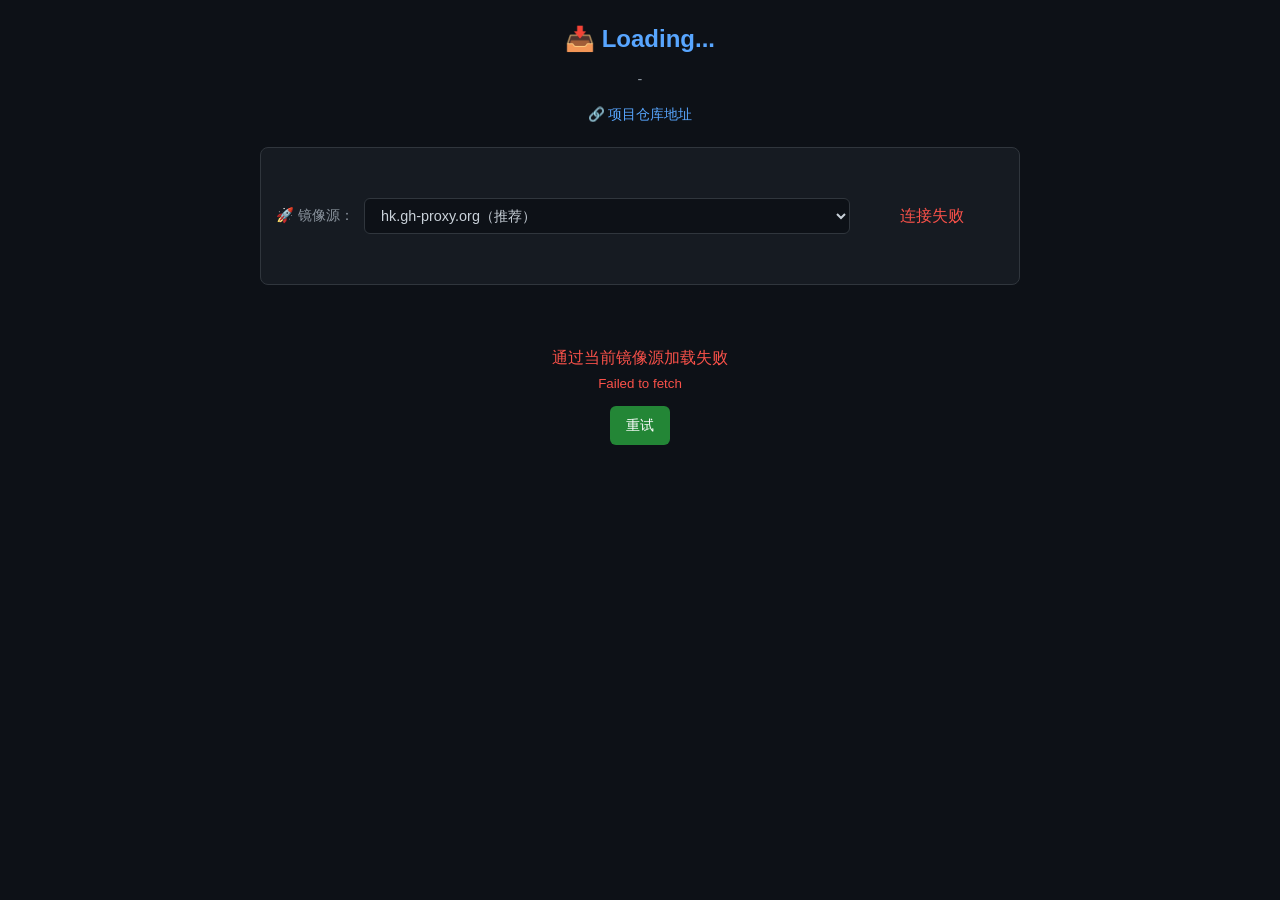
<file: Video_Backup/video_backup.html>
<!DOCTYPE html>
<html lang="zh-CN">
<head>
    <meta charset="UTF-8">
    <meta name="viewport" content="width=device-width, initial-scale=1.0">
    <title>Storm_Geeker_Backup 下载页</title>
    <style>
        * {
            margin: 0;
            padding: 0;
            box-sizing: border-box;
        }
        
        body {
            font-family: -apple-system, BlinkMacSystemFont, "Segoe UI", Roboto, "Helvetica Neue", Arial, sans-serif;
            background: #0d1117;
            color: #c9d1d9;
            line-height: 1.6;
            padding: 20px;
            max-width: 800px;
            margin: 0 auto;
        }
        
        h1 {
            color: #58a6ff;
            text-align: center;
            margin-bottom: 10px;
            font-size: 1.5rem;
        }
        
        .subtitle {
            text-align: center;
            color: #8b949e;
            margin-bottom: 10px;
            font-size: 0.9rem;
        }
        
        .repo-link {
            text-align: center;
            margin-bottom: 20px;
        }
        
        .repo-link a {
            color: #58a6ff;
            font-size: 0.85rem;
            text-decoration: none;
            padding: 0;
            display: inline;
        }
        
        .repo-link a:hover {
            text-decoration: underline;
            opacity: 1;
        }
        
        /* 镜像源选择器样式 */
        .mirror-selector {
            background: #161b22;
            border: 1px solid #30363d;
            border-radius: 8px;
            padding: 15px;
            margin-bottom: 20px;
            display: flex;
            align-items: center;
            gap: 10px;
            flex-wrap: wrap;
        }
        
        .mirror-selector label {
            color: #8b949e;
            font-size: 0.9rem;
            font-weight: 500;
        }
        
        .mirror-selector select {
            background: #0d1117;
            color: #c9d1d9;
            border: 1px solid #30363d;
            border-radius: 6px;
            padding: 8px 12px;
            font-size: 0.9rem;
            cursor: pointer;
            flex: 1;
            min-width: 200px;
        }
        
        .mirror-selector select:focus {
            outline: none;
            border-color: #58a6ff;
        }
        
        .mirror-status {
            font-size: 0.85rem;
            color: #238636;
            margin-left: auto;
        }
        
        .mirror-status.error {
            color: #f85149;
        }
        
        .video-card {
            background: #161b22;
            border: 1px solid #30363d;
            border-radius: 8px;
            padding: 20px;
            margin-bottom: 20px;
        }
        
        .video-title {
            color: #f0f6fc;
            font-size: 1.1rem;
            margin-bottom: 15px;
            font-weight: 600;
        }
        
        .video-meta {
            color: #8b949e;
            font-size: 0.85rem;
            margin-bottom: 15px;
        }
        
        .button-group {
            display: flex;
            gap: 10px;
            flex-wrap: wrap;
        }
        
        a, button {
            text-decoration: none;
            padding: 10px 16px;
            border-radius: 6px;
            font-size: 0.9rem;
            font-weight: 500;
            transition: opacity 0.2s;
            display: inline-block;
            border: none;
            cursor: pointer;
        }
        
        a:hover, button:hover {
            opacity: 0.8;
        }
        
        .btn-primary {
            background: #238636;
            color: white;
        }
        
        .btn-secondary {
            background: #21262d;
            color: #c9d1d9;
            border: 1px solid #30363d;
        }
        
        .tip {
            margin-top: 30px;
            padding: 15px;
            background: rgba(88, 166, 255, 0.1);
            border-left: 4px solid #58a6ff;
            border-radius: 0 6px 6px 0;
            font-size: 0.85rem;
            color: #8b949e;
        }
        
        .loading, .error {
            text-align: center;
            padding: 40px;
            color: #8b949e;
        }
        
        .error {
            color: #f85149;
        }
    </style>
</head>
<body>
    <h1>📥 <span id="siteTitle">Loading...</span></h1>
    <div class="subtitle" id="siteSubtitle">-</div>
    <div class="repo-link">
        <a id="repoLink" href="#" target="_blank">🔗 项目仓库地址</a>
    </div>

    <!-- 镜像源选择器 -->
    <div class="mirror-selector">
        <label for="mirrorSelect">🚀 镜像源：</label>
        <select id="mirrorSelect">
            <option value="https://hk.gh-proxy.org/">hk.gh-proxy.org（推荐）</option>
            <option value="https://gh-proxy.org/">gh-proxy.org</option>
            <option value="https://v6.gh-proxy.org/">v6.gh-proxy.org</option>
            <option value="https://cdn.gh-proxy.org/">cdn.gh-proxy.org</option>
            <option value="https://edgeone.gh-proxy.org/">edgeone.gh-proxy.org</option>
        </select>
        <span class="mirror-status" id="mirrorStatus">准备就绪</span>
    </div>

    <div id="videoList">
        <div class="loading">正在加载资源列表...</div>
    </div>

    <div class="tip" id="tipBox" style="display: none;">
        <strong>提示：</strong>如果当前镜像源下载缓慢或失败，请尝试切换其他镜像源。点击按钮即可开始下载，若浏览器直接播放视频，可右键选择"另存为"。
    </div>

    <script>
        // GitHub 原始 JSON 地址（不需要镜像前缀，后面会动态添加）
        const githubRawUrl = 'https://github.com/Maicy0609/maicy0609.github.io/blob/main/Video_Backup/data.json';
        
        let currentData = null;
        
        // 获取当前选中的镜像源
        function getCurrentMirror() {
            return document.getElementById('mirrorSelect').value;
        }
        
        // 构建 JSON URL（镜像源 + raw 地址）
        function getJsonUrl(mirror) {
            return mirror + githubRawUrl;
        }
        
        // 加载数据
        async function loadData() {
            const mirror = getCurrentMirror();
            const statusEl = document.getElementById('mirrorStatus');
            const container = document.getElementById('videoList');
            
            statusEl.textContent = '加载中...';
            statusEl.className = '';
            container.innerHTML = '<div class="loading">正在通过镜像源加载...</div>';
            
            try {
                const response = await fetch(getJsonUrl(mirror));
                if (!response.ok) throw new Error('HTTP ' + response.status);
                
                const data = await response.json();
                currentData = data;
                
                // 保存选择到本地存储，下次自动使用
                localStorage.setItem('selectedMirror', mirror);
                
                statusEl.textContent = '连接正常';
                statusEl.className = '';
                
                renderPage(data, mirror);
            } catch (error) {
                console.error('加载失败:', error);
                statusEl.textContent = '连接失败';
                statusEl.className = 'error';
                container.innerHTML = `
                    <div class="error">
                        通过当前镜像源加载失败<br>
                        <small>${error.message}</small><br>
                        <button onclick="loadData()" style="margin-top: 10px;" class="btn-primary">重试</button>
                    </div>
                `;
            }
        }
        
        // 渲染页面
        function renderPage(data, mirror) {
            // 填充头部信息
            document.getElementById('siteTitle').textContent = data.siteTitle || 'Storm_Geeker_Backup';
            document.getElementById('siteSubtitle').textContent = data.siteSubtitle || '';
            document.getElementById('repoLink').href = data.repoUrl || '#';
            
            // 生成视频列表
            const container = document.getElementById('videoList');
            container.innerHTML = '';
            
            if (!data.videos || data.videos.length === 0) {
                container.innerHTML = '<div class="error">暂无资源</div>';
                return;
            }
            
            // 构建下载链接（使用当前选中的镜像源）
            const repoPath = `${data.repoUrl}/releases/download/%E8%A1%A5%E6%A1%A3/`;
            
            data.videos.forEach(video => {
                // 代理下载链接：镜像源 + GitHub releases 地址
                const proxyUrl = mirror + repoPath + video.filename;
                // 原链接：直接 GitHub releases 地址
                const directUrl = repoPath + video.filename;
                
                const card = document.createElement('div');
                card.className = 'video-card';
                card.innerHTML = `
                    <div class="video-title">${video.title}</div>
                    <div class="video-meta">${video.meta}</div>
                    <div class="button-group">
                        <a href="${proxyUrl}" class="btn-primary" download>
                           ⬇️ 代理加速下载（推荐）
                        </a>
                        <a href="${directUrl}" class="btn-secondary" download>
                           原链接（备用）
                        </a>
                    </div>
                `;
                container.appendChild(card);
            });
            
            document.getElementById('tipBox').style.display = 'block';
        }
        
        // 初始化
        document.addEventListener('DOMContentLoaded', function() {
            const select = document.getElementById('mirrorSelect');
            
            // 恢复上次选择的镜像源
            const savedMirror = localStorage.getItem('selectedMirror');
            if (savedMirror && Array.from(select.options).some(opt => opt.value === savedMirror)) {
                select.value = savedMirror;
            }
            
            // 监听切换事件
            select.addEventListener('change', function() {
                loadData();
            });
            
            // 初始加载
            loadData();
        });
    </script>
</body>
</html>
</file>
<file: ADOFAI_Converter/_next/static/chunks/0neevhl_o1ozu.css>
@font-face{font-family:Geist;font-style:normal;font-weight:100 900;font-display:swap;src:url(../media/8a480f0b521d4e75-s.06d3mdzz5bre_.woff2)format("woff2");unicode-range:U+301,U+400-45F,U+490-491,U+4B0-4B1,U+2116}@font-face{font-family:Geist;font-style:normal;font-weight:100 900;font-display:swap;src:url(../media/7178b3e590c64307-s.11.cyxs5p-0z~.woff2)format("woff2");unicode-range:U+100-2BA,U+2BD-2C5,U+2C7-2CC,U+2CE-2D7,U+2DD-2FF,U+304,U+308,U+329,U+1D00-1DBF,U+1E00-1E9F,U+1EF2-1EFF,U+2020,U+20A0-20AB,U+20AD-20C0,U+2113,U+2C60-2C7F,U+A720-A7FF}@font-face{font-family:Geist;font-style:normal;font-weight:100 900;font-display:swap;src:url(../media/caa3a2e1cccd8315-s.p.16t1db8_9y2o~.woff2)format("woff2");unicode-range:U+??,U+131,U+152-153,U+2BB-2BC,U+2C6,U+2DA,U+2DC,U+304,U+308,U+329,U+2000-206F,U+20AC,U+2122,U+2191,U+2193,U+2212,U+2215,U+FEFF,U+FFFD}@font-face{font-family:Geist Fallback;src:local(Arial);ascent-override:95.94%;descent-override:28.16%;line-gap-override:0.0%;size-adjust:104.76%}.geist_a71539c9-module__T19VSG__className{font-family:Geist,Geist Fallback;font-style:normal}.geist_a71539c9-module__T19VSG__variable{--font-geist-sans:"Geist", "Geist Fallback"}
@font-face{font-family:Geist Mono;font-style:normal;font-weight:100 900;font-display:swap;src:url(../media/4fa387ec64143e14-s.0q3udbd2bu5yp.woff2)format("woff2");unicode-range:U+301,U+400-45F,U+490-491,U+4B0-4B1,U+2116}@font-face{font-family:Geist Mono;font-style:normal;font-weight:100 900;font-display:swap;src:url(../media/bbc41e54d2fcbd21-s.0gw~uztddq1df.woff2)format("woff2");unicode-range:U+100-2BA,U+2BD-2C5,U+2C7-2CC,U+2CE-2D7,U+2DD-2FF,U+304,U+308,U+329,U+1D00-1DBF,U+1E00-1E9F,U+1EF2-1EFF,U+2020,U+20A0-20AB,U+20AD-20C0,U+2113,U+2C60-2C7F,U+A720-A7FF}@font-face{font-family:Geist Mono;font-style:normal;font-weight:100 900;font-display:swap;src:url(../media/797e433ab948586e-s.p.0.q-h669a_dqa.woff2)format("woff2");unicode-range:U+??,U+131,U+152-153,U+2BB-2BC,U+2C6,U+2DA,U+2DC,U+304,U+308,U+329,U+2000-206F,U+20AC,U+2122,U+2191,U+2193,U+2212,U+2215,U+FEFF,U+FFFD}@font-face{font-family:Geist Mono Fallback;src:local(Arial);ascent-override:74.67%;descent-override:21.92%;line-gap-override:0.0%;size-adjust:134.59%}.geist_mono_8d43a2aa-module__8Li5zG__className{font-family:Geist Mono,Geist Mono Fallback;font-style:normal}.geist_mono_8d43a2aa-module__8Li5zG__variable{--font-geist-mono:"Geist Mono", "Geist Mono Fallback"}
</file>
<file: ADOFAI_Converter/_next/static/chunks/0oudrl7vobgni.css>
@layer properties{@supports (((-webkit-hyphens:none)) and (not (margin-trim:inline))) or ((-moz-orient:inline) and (not (color:rgb(from red r g b)))){*,:before,:after,::backdrop{--tw-translate-x:0;--tw-translate-y:0;--tw-translate-z:0;--tw-rotate-x:initial;--tw-rotate-y:initial;--tw-rotate-z:initial;--tw-skew-x:initial;--tw-skew-y:initial;--tw-space-y-reverse:0;--tw-space-x-reverse:0;--tw-border-style:solid;--tw-gradient-position:initial;--tw-gradient-from:#0000;--tw-gradient-via:#0000;--tw-gradient-to:#0000;--tw-gradient-stops:initial;--tw-gradient-via-stops:initial;--tw-gradient-from-position:0%;--tw-gradient-via-position:50%;--tw-gradient-to-position:100%;--tw-leading:initial;--tw-font-weight:initial;--tw-tracking:initial;--tw-ordinal:initial;--tw-slashed-zero:initial;--tw-numeric-figure:initial;--tw-numeric-spacing:initial;--tw-numeric-fraction:initial;--tw-shadow:0 0 #0000;--tw-shadow-color:initial;--tw-shadow-alpha:100%;--tw-inset-shadow:0 0 #0000;--tw-inset-shadow-color:initial;--tw-inset-shadow-alpha:100%;--tw-ring-color:initial;--tw-ring-shadow:0 0 #0000;--tw-inset-ring-color:initial;--tw-inset-ring-shadow:0 0 #0000;--tw-ring-inset:initial;--tw-ring-offset-width:0px;--tw-ring-offset-color:#fff;--tw-ring-offset-shadow:0 0 #0000;--tw-outline-style:solid;--tw-backdrop-blur:initial;--tw-backdrop-brightness:initial;--tw-backdrop-contrast:initial;--tw-backdrop-grayscale:initial;--tw-backdrop-hue-rotate:initial;--tw-backdrop-invert:initial;--tw-backdrop-opacity:initial;--tw-backdrop-saturate:initial;--tw-backdrop-sepia:initial;--tw-duration:initial;--tw-ease:initial;--tw-content:"";--tw-animation-delay:0s;--tw-animation-direction:normal;--tw-animation-duration:initial;--tw-animation-fill-mode:none;--tw-animation-iteration-count:1;--tw-enter-blur:0;--tw-enter-opacity:1;--tw-enter-rotate:0;--tw-enter-scale:1;--tw-enter-translate-x:0;--tw-enter-translate-y:0;--tw-exit-blur:0;--tw-exit-opacity:1;--tw-exit-rotate:0;--tw-exit-scale:1;--tw-exit-translate-x:0;--tw-exit-translate-y:0}}}@layer theme{:root,:host{--color-red-200:#ffcaca;--color-red-400:#ff6568;--color-red-500:#fb2c36;--color-red-600:#e40014;--color-orange-400:#ff8b1a;--color-orange-500:#fe6e00;--color-orange-600:#f05100;--color-yellow-400:#fac800;--color-green-200:#b9f8cf;--color-green-400:#05df72;--color-green-500:#00c758;--color-green-600:#00a544;--color-emerald-500:#00bb7f;--color-emerald-600:#009767;--color-cyan-400:#00d2ef;--color-cyan-500:#00b7d7;--color-blue-400:#54a2ff;--color-blue-500:#3080ff;--color-purple-300:#d9b3ff;--color-purple-400:#c07eff;--color-purple-500:#ac4bff;--color-purple-600:#9810fa;--color-purple-900:#59168b;--color-pink-400:#fb64b6;--color-pink-500:#f6339a;--color-pink-600:#e30076;--color-slate-900:#0f172b;--color-black:#000;--color-white:#fff;--spacing:.25rem;--container-sm:24rem;--container-lg:32rem;--text-xs:.75rem;--text-xs--line-height:calc(1 / .75);--text-sm:.875rem;--text-sm--line-height:calc(1.25 / .875);--text-base:1rem;--text-base--line-height:calc(1.5 / 1);--text-lg:1.125rem;--text-lg--line-height:calc(1.75 / 1.125);--text-xl:1.25rem;--text-xl--line-height:calc(1.75 / 1.25);--font-weight-normal:400;--font-weight-medium:500;--font-weight-semibold:600;--font-weight-bold:700;--tracking-tight:-.025em;--tracking-widest:.1em;--leading-relaxed:1.625;--radius-xs:.125rem;--ease-in-out:cubic-bezier(.4, 0, .2, 1);--animate-spin:spin 1s linear infinite;--animate-pulse:pulse 2s cubic-bezier(.4, 0, .6, 1) infinite;--blur-sm:8px;--aspect-video:16 / 9;--default-transition-duration:.15s;--default-transition-timing-function:cubic-bezier(.4, 0, .2, 1);--default-font-family:var(--font-geist-sans);--default-mono-font-family:var(--font-geist-mono);--color-border:var(--border)}@supports (color:lab(0% 0 0)){:root,:host{--color-red-200:lab(86.017% 19.8815 7.75869);--color-red-400:lab(63.7053% 60.745 31.3109);--color-red-500:lab(55.4814% 75.0732 48.8528);--color-red-600:lab(48.4493% 77.4328 61.5452);--color-orange-400:lab(70.0429% 42.5156 75.8207);--color-orange-500:lab(64.272% 57.1788 90.3583);--color-orange-600:lab(57.1026% 64.2584 89.8886);--color-yellow-400:lab(83.2664% 8.65132 106.895);--color-green-200:lab(92.4222% -26.4702 12.9427);--color-green-400:lab(78.503% -64.9265 39.7492);--color-green-500:lab(70.5521% -66.5147 45.8073);--color-green-600:lab(59.0978% -58.6621 41.2579);--color-emerald-500:lab(66.9756% -58.27 19.5419);--color-emerald-600:lab(55.0481% -49.9246 15.93);--color-cyan-400:lab(76.6045% -40.9406 -29.6231);--color-cyan-500:lab(67.805% -35.3952 -30.2018);--color-blue-400:lab(65.0361% -1.42065 -56.9802);--color-blue-500:lab(54.1736% 13.3369 -74.6839);--color-purple-300:lab(78.3298% 26.2195 -34.9499);--color-purple-400:lab(63.6946% 47.6127 -59.2066);--color-purple-500:lab(52.0183% 66.11 -78.2316);--color-purple-600:lab(43.0295% 75.21 -86.5669);--color-purple-900:lab(24.9401% 45.2703 -51.2728);--color-pink-400:lab(64.5597% 64.3615 -12.7988);--color-pink-500:lab(56.9303% 76.8162 -8.07021);--color-pink-600:lab(49.5493% 79.8381 2.31768);--color-slate-900:lab(7.78673% 1.82345 -15.0537)}}}@layer base{*,:after,:before,::backdrop{box-sizing:border-box;border:0 solid;margin:0;padding:0}::file-selector-button{box-sizing:border-box;border:0 solid;margin:0;padding:0}html,:host{-webkit-text-size-adjust:100%;tab-size:4;line-height:1.5;font-family:var(--default-font-family,ui-sans-serif, system-ui, sans-serif, "Apple Color Emoji", "Segoe UI Emoji", "Segoe UI Symbol", "Noto Color Emoji");font-feature-settings:var(--default-font-feature-settings,normal);font-variation-settings:var(--default-font-variation-settings,normal);-webkit-tap-highlight-color:transparent}hr{height:0;color:inherit;border-top-width:1px}abbr:where([title]){-webkit-text-decoration:underline dotted;text-decoration:underline dotted}h1,h2,h3,h4,h5,h6{font-size:inherit;font-weight:inherit}a{color:inherit;-webkit-text-decoration:inherit;-webkit-text-decoration:inherit;-webkit-text-decoration:inherit;-webkit-text-decoration:inherit;text-decoration:inherit}b,strong{font-weight:bolder}code,kbd,samp,pre{font-family:var(--default-mono-font-family,ui-monospace, SFMono-Regular, Menlo, Monaco, Consolas, "Liberation Mono", "Courier New", monospace);font-feature-settings:var(--default-mono-font-feature-settings,normal);font-variation-settings:var(--default-mono-font-variation-settings,normal);font-size:1em}small{font-size:80%}sub,sup{vertical-align:baseline;font-size:75%;line-height:0;position:relative}sub{bottom:-.25em}sup{top:-.5em}table{text-indent:0;border-color:inherit;border-collapse:collapse}:-moz-focusring{outline:auto}progress{vertical-align:baseline}summary{display:list-item}ol,ul,menu{list-style:none}img,svg,video,canvas,audio,iframe,embed,object{vertical-align:middle;display:block}img,video{max-width:100%;height:auto}button,input,select,optgroup,textarea{font:inherit;font-feature-settings:inherit;font-variation-settings:inherit;letter-spacing:inherit;color:inherit;opacity:1;background-color:#0000;border-radius:0}::file-selector-button{font:inherit;font-feature-settings:inherit;font-variation-settings:inherit;letter-spacing:inherit;color:inherit;opacity:1;background-color:#0000;border-radius:0}:where(select:is([multiple],[size])) optgroup{font-weight:bolder}:where(select:is([multiple],[size])) optgroup option{padding-inline-start:20px}::file-selector-button{margin-inline-end:4px}::placeholder{opacity:1}@supports (not ((-webkit-appearance:-apple-pay-button))) or (contain-intrinsic-size:1px){::placeholder{color:currentColor}@supports (color:color-mix(in lab, red, red)){::placeholder{color:color-mix(in oklab, currentcolor 50%, transparent)}}}textarea{resize:vertical}::-webkit-search-decoration{-webkit-appearance:none}::-webkit-date-and-time-value{min-height:1lh;text-align:inherit}::-webkit-datetime-edit{display:inline-flex}::-webkit-datetime-edit-fields-wrapper{padding:0}::-webkit-datetime-edit{padding-block:0}::-webkit-datetime-edit-year-field{padding-block:0}::-webkit-datetime-edit-month-field{padding-block:0}::-webkit-datetime-edit-day-field{padding-block:0}::-webkit-datetime-edit-hour-field{padding-block:0}::-webkit-datetime-edit-minute-field{padding-block:0}::-webkit-datetime-edit-second-field{padding-block:0}::-webkit-datetime-edit-millisecond-field{padding-block:0}::-webkit-datetime-edit-meridiem-field{padding-block:0}::-webkit-calendar-picker-indicator{line-height:1}:-moz-ui-invalid{box-shadow:none}button,input:where([type=button],[type=reset],[type=submit]){appearance:button}::file-selector-button{appearance:button}::-webkit-inner-spin-button{height:auto}::-webkit-outer-spin-button{height:auto}[hidden]:where(:not([hidden=until-found])){display:none!important}*{border-color:var(--border);outline-color:var(--ring)}@supports (color:color-mix(in lab, red, red)){*{outline-color:color-mix(in oklab, var(--ring) 50%, transparent)}}body{background-color:var(--background);color:var(--foreground)}}@layer components;@layer utilities{.\@container\/card-header{container:card-header/inline-size}.pointer-events-auto{pointer-events:auto}.pointer-events-none{pointer-events:none}.invisible{visibility:hidden}.sr-only{clip-path:inset(50%);white-space:nowrap;border-width:0;width:1px;height:1px;margin:-1px;padding:0;position:absolute;overflow:hidden}.absolute{position:absolute}.fixed{position:fixed}.relative{position:relative}.static{position:static}.inset-0{inset:calc(var(--spacing) * 0)}.inset-x-0{inset-inline:calc(var(--spacing) * 0)}.inset-y-0{inset-block:calc(var(--spacing) * 0)}.start{inset-inline-start:var(--spacing)}.-top-12{top:calc(var(--spacing) * -12)}.top-0{top:calc(var(--spacing) * 0)}.top-1\.5{top:calc(var(--spacing) * 1.5)}.top-1\/2{top:50%}.top-3\.5{top:calc(var(--spacing) * 3.5)}.top-4{top:calc(var(--spacing) * 4)}.top-\[1px\]{top:1px}.top-\[50\%\]{top:50%}.top-\[60\%\]{top:60%}.top-full{top:100%}.-right-12{right:calc(var(--spacing) * -12)}.right-0{right:calc(var(--spacing) * 0)}.right-1{right:calc(var(--spacing) * 1)}.right-2{right:calc(var(--spacing) * 2)}.right-3{right:calc(var(--spacing) * 3)}.right-4{right:calc(var(--spacing) * 4)}.-bottom-12{bottom:calc(var(--spacing) * -12)}.bottom-0{bottom:calc(var(--spacing) * 0)}.-left-12{left:calc(var(--spacing) * -12)}.left-0{left:calc(var(--spacing) * 0)}.left-1\/2{left:50%}.left-2{left:calc(var(--spacing) * 2)}.left-\[50\%\]{left:50%}.isolate{isolation:isolate}.z-10{z-index:10}.z-20{z-index:20}.z-50{z-index:50}.z-\[1\]{z-index:1}.z-\[100\]{z-index:100}.col-start-2{grid-column-start:2}.row-span-2{grid-row:span 2/span 2}.row-start-1{grid-row-start:1}.container{width:100%}@media (min-width:40rem){.container{max-width:40rem}}@media (min-width:48rem){.container{max-width:48rem}}@media (min-width:64rem){.container{max-width:64rem}}@media (min-width:80rem){.container{max-width:80rem}}@media (min-width:96rem){.container{max-width:96rem}}.-mx-1{margin-inline:calc(var(--spacing) * -1)}.mx-2{margin-inline:calc(var(--spacing) * 2)}.mx-3\.5{margin-inline:calc(var(--spacing) * 3.5)}.mx-auto{margin-inline:auto}.my-0\.5{margin-block:calc(var(--spacing) * .5)}.my-1{margin-block:calc(var(--spacing) * 1)}.-mt-4{margin-top:calc(var(--spacing) * -4)}.mt-0\.5{margin-top:calc(var(--spacing) * .5)}.mt-1{margin-top:calc(var(--spacing) * 1)}.mt-1\.5{margin-top:calc(var(--spacing) * 1.5)}.mt-2{margin-top:calc(var(--spacing) * 2)}.mt-4{margin-top:calc(var(--spacing) * 4)}.mt-16{margin-top:calc(var(--spacing) * 16)}.mt-auto{margin-top:auto}.mr-2{margin-right:calc(var(--spacing) * 2)}.mb-4{margin-bottom:calc(var(--spacing) * 4)}.mb-6{margin-bottom:calc(var(--spacing) * 6)}.-ml-4{margin-left:calc(var(--spacing) * -4)}.ml-1{margin-left:calc(var(--spacing) * 1)}.ml-2{margin-left:calc(var(--spacing) * 2)}.ml-auto{margin-left:auto}.line-clamp-1{-webkit-line-clamp:1;-webkit-box-orient:vertical;display:-webkit-box;overflow:hidden}.block{display:block}.flex{display:flex}.grid{display:grid}.hidden{display:none}.inline-flex{display:inline-flex}.table{display:table}.table-caption{display:table-caption}.table-cell{display:table-cell}.table-row{display:table-row}.field-sizing-content{field-sizing:content}.aspect-square{aspect-ratio:1}.aspect-video{aspect-ratio:var(--aspect-video)}.size-\(--cell-size\){width:var(--cell-size);height:var(--cell-size)}.size-2{width:calc(var(--spacing) * 2);height:calc(var(--spacing) * 2)}.size-2\.5{width:calc(var(--spacing) * 2.5);height:calc(var(--spacing) * 2.5)}.size-3{width:calc(var(--spacing) * 3);height:calc(var(--spacing) * 3)}.size-3\.5{width:calc(var(--spacing) * 3.5);height:calc(var(--spacing) * 3.5)}.size-4{width:calc(var(--spacing) * 4);height:calc(var(--spacing) * 4)}.size-7{width:calc(var(--spacing) * 7);height:calc(var(--spacing) * 7)}.size-8{width:calc(var(--spacing) * 8);height:calc(var(--spacing) * 8)}.size-9{width:calc(var(--spacing) * 9);height:calc(var(--spacing) * 9)}.size-auto{width:auto;height:auto}.size-full{width:100%;height:100%}.h-\(--cell-size\){height:var(--cell-size)}.h-1\.5{height:calc(var(--spacing) * 1.5)}.h-2{height:calc(var(--spacing) * 2)}.h-2\.5{height:calc(var(--spacing) * 2.5)}.h-4{height:calc(var(--spacing) * 4)}.h-5{height:calc(var(--spacing) * 5)}.h-6{height:calc(var(--spacing) * 6)}.h-7{height:calc(var(--spacing) * 7)}.h-8{height:calc(var(--spacing) * 8)}.h-9{height:calc(var(--spacing) * 9)}.h-10{height:calc(var(--spacing) * 10)}.h-12{height:calc(var(--spacing) * 12)}.h-14{height:calc(var(--spacing) * 14)}.h-40{height:calc(var(--spacing) * 40)}.h-\[1\.15rem\]{height:1.15rem}.h-\[calc\(100\%-1px\)\]{height:calc(100% - 1px)}.h-\[var\(--radix-navigation-menu-viewport-height\)\]{height:var(--radix-navigation-menu-viewport-height)}.h-\[var\(--radix-select-trigger-height\)\]{height:var(--radix-select-trigger-height)}.h-auto{height:auto}.h-full{height:100%}.h-px{height:1px}.h-svh{height:100svh}.max-h-\(--radix-context-menu-content-available-height\){max-height:var(--radix-context-menu-content-available-height)}.max-h-\(--radix-dropdown-menu-content-available-height\){max-height:var(--radix-dropdown-menu-content-available-height)}.max-h-\(--radix-select-content-available-height\){max-height:var(--radix-select-content-available-height)}.max-h-\[300px\]{max-height:300px}.max-h-screen{max-height:100vh}.min-h-0{min-height:calc(var(--spacing) * 0)}.min-h-4{min-height:calc(var(--spacing) * 4)}.min-h-16{min-height:calc(var(--spacing) * 16)}.min-h-screen{min-height:100vh}.min-h-svh{min-height:100svh}.w-\(--cell-size\){width:var(--cell-size)}.w-\(--sidebar-width\){width:var(--sidebar-width)}.w-0{width:calc(var(--spacing) * 0)}.w-1{width:calc(var(--spacing) * 1)}.w-2{width:calc(var(--spacing) * 2)}.w-2\.5{width:calc(var(--spacing) * 2.5)}.w-3{width:calc(var(--spacing) * 3)}.w-3\/4{width:75%}.w-4{width:calc(var(--spacing) * 4)}.w-5{width:calc(var(--spacing) * 5)}.w-6{width:calc(var(--spacing) * 6)}.w-8{width:calc(var(--spacing) * 8)}.w-9{width:calc(var(--spacing) * 9)}.w-12{width:calc(var(--spacing) * 12)}.w-64{width:calc(var(--spacing) * 64)}.w-72{width:calc(var(--spacing) * 72)}.w-\[100px\]{width:100px}.w-\[140px\]{width:140px}.w-auto{width:auto}.w-fit{width:fit-content}.w-full{width:100%}.w-max{width:max-content}.w-px{width:1px}.max-w-\(--skeleton-width\){max-width:var(--skeleton-width)}.max-w-\[420px\]{max-width:420px}.max-w-\[calc\(100\%-2rem\)\]{max-width:calc(100% - 2rem)}.max-w-max{max-width:max-content}.min-w-\(--cell-size\){min-width:var(--cell-size)}.min-w-0{min-width:calc(var(--spacing) * 0)}.min-w-5{min-width:calc(var(--spacing) * 5)}.min-w-8{min-width:calc(var(--spacing) * 8)}.min-w-9{min-width:calc(var(--spacing) * 9)}.min-w-10{min-width:calc(var(--spacing) * 10)}.min-w-\[8rem\]{min-width:8rem}.min-w-\[12rem\]{min-width:12rem}.min-w-\[var\(--radix-select-trigger-width\)\]{min-width:var(--radix-select-trigger-width)}.flex-1{flex:1}.shrink-0{flex-shrink:0}.grow{flex-grow:1}.grow-0{flex-grow:0}.basis-full{flex-basis:100%}.caption-bottom{caption-side:bottom}.border-collapse{border-collapse:collapse}.origin-\(--radix-context-menu-content-transform-origin\){transform-origin:var(--radix-context-menu-content-transform-origin)}.origin-\(--radix-dropdown-menu-content-transform-origin\){transform-origin:var(--radix-dropdown-menu-content-transform-origin)}.origin-\(--radix-hover-card-content-transform-origin\){transform-origin:var(--radix-hover-card-content-transform-origin)}.origin-\(--radix-menubar-content-transform-origin\){transform-origin:var(--radix-menubar-content-transform-origin)}.origin-\(--radix-popover-content-transform-origin\){transform-origin:var(--radix-popover-content-transform-origin)}.origin-\(--radix-select-content-transform-origin\){transform-origin:var(--radix-select-content-transform-origin)}.origin-\(--radix-tooltip-content-transform-origin\){transform-origin:var(--radix-tooltip-content-transform-origin)}.-translate-x-1\/2{--tw-translate-x:calc(calc(1 / 2 * 100%) * -1);translate:var(--tw-translate-x) var(--tw-translate-y)}.-translate-x-px{--tw-translate-x:-1px;translate:var(--tw-translate-x) var(--tw-translate-y)}.translate-x-\[-50\%\]{--tw-translate-x:-50%;translate:var(--tw-translate-x) var(--tw-translate-y)}.translate-x-px{--tw-translate-x:1px;translate:var(--tw-translate-x) var(--tw-translate-y)}.-translate-y-1\/2{--tw-translate-y:calc(calc(1 / 2 * 100%) * -1);translate:var(--tw-translate-x) var(--tw-translate-y)}.translate-y-0\.5{--tw-translate-y:calc(var(--spacing) * .5);translate:var(--tw-translate-x) var(--tw-translate-y)}.translate-y-\[-50\%\]{--tw-translate-y:-50%;translate:var(--tw-translate-x) var(--tw-translate-y)}.translate-y-\[calc\(-50\%_-_2px\)\]{--tw-translate-y:calc(-50% - 2px);translate:var(--tw-translate-x) var(--tw-translate-y)}.rotate-45{rotate:45deg}.rotate-90{rotate:90deg}.transform{transform:var(--tw-rotate-x,) var(--tw-rotate-y,) var(--tw-rotate-z,) var(--tw-skew-x,) var(--tw-skew-y,)}.animate-caret-blink{animation:1.25s ease-out infinite caret-blink}.animate-in{animation:enter var(--tw-animation-duration,var(--tw-duration,.15s))var(--tw-ease,ease)var(--tw-animation-delay,0s)var(--tw-animation-iteration-count,1)var(--tw-animation-direction,normal)var(--tw-animation-fill-mode,none)}.animate-pulse{animation:var(--animate-pulse)}.animate-spin{animation:var(--animate-spin)}.cursor-default{cursor:default}.cursor-pointer{cursor:pointer}.touch-none{touch-action:none}.scroll-my-1{scroll-margin-block:calc(var(--spacing) * 1)}.scroll-py-1{scroll-padding-block:calc(var(--spacing) * 1)}.list-none{list-style-type:none}.auto-rows-min{grid-auto-rows:min-content}.grid-cols-2{grid-template-columns:repeat(2,minmax(0,1fr))}.grid-cols-3{grid-template-columns:repeat(3,minmax(0,1fr))}.grid-cols-\[0_1fr\]{grid-template-columns:0 1fr}.grid-rows-\[auto_auto\]{grid-template-rows:auto auto}.flex-col{flex-direction:column}.flex-col-reverse{flex-direction:column-reverse}.flex-row{flex-direction:row}.flex-wrap{flex-wrap:wrap}.items-center{align-items:center}.items-end{align-items:flex-end}.items-start{align-items:flex-start}.items-stretch{align-items:stretch}.justify-between{justify-content:space-between}.justify-center{justify-content:center}.justify-items-start{justify-items:start}.gap-0\.5{gap:calc(var(--spacing) * .5)}.gap-1{gap:calc(var(--spacing) * 1)}.gap-1\.5{gap:calc(var(--spacing) * 1.5)}.gap-2{gap:calc(var(--spacing) * 2)}.gap-3{gap:calc(var(--spacing) * 3)}.gap-4{gap:calc(var(--spacing) * 4)}.gap-6{gap:calc(var(--spacing) * 6)}.gap-8{gap:calc(var(--spacing) * 8)}:where(.space-y-2>:not(:last-child)){--tw-space-y-reverse:0;margin-block-start:calc(calc(var(--spacing) * 2) * var(--tw-space-y-reverse));margin-block-end:calc(calc(var(--spacing) * 2) * calc(1 - var(--tw-space-y-reverse)))}:where(.space-y-3>:not(:last-child)){--tw-space-y-reverse:0;margin-block-start:calc(calc(var(--spacing) * 3) * var(--tw-space-y-reverse));margin-block-end:calc(calc(var(--spacing) * 3) * calc(1 - var(--tw-space-y-reverse)))}:where(.space-y-4>:not(:last-child)){--tw-space-y-reverse:0;margin-block-start:calc(calc(var(--spacing) * 4) * var(--tw-space-y-reverse));margin-block-end:calc(calc(var(--spacing) * 4) * calc(1 - var(--tw-space-y-reverse)))}:where(.space-y-6>:not(:last-child)){--tw-space-y-reverse:0;margin-block-start:calc(calc(var(--spacing) * 6) * var(--tw-space-y-reverse));margin-block-end:calc(calc(var(--spacing) * 6) * calc(1 - var(--tw-space-y-reverse)))}:where(.space-x-2>:not(:last-child)){--tw-space-x-reverse:0;margin-inline-start:calc(calc(var(--spacing) * 2) * var(--tw-space-x-reverse));margin-inline-end:calc(calc(var(--spacing) * 2) * calc(1 - var(--tw-space-x-reverse)))}.gap-y-0\.5{row-gap:calc(var(--spacing) * .5)}.self-start{align-self:flex-start}.justify-self-end{justify-self:flex-end}.overflow-auto{overflow:auto}.overflow-hidden{overflow:hidden}.overflow-x-auto{overflow-x:auto}.overflow-x-hidden{overflow-x:hidden}.overflow-y-auto{overflow-y:auto}.rounded-\[2px\]{border-radius:2px}.rounded-\[4px\]{border-radius:4px}.rounded-\[inherit\]{border-radius:inherit}.rounded-full{border-radius:3.40282e38px}.rounded-lg{border-radius:var(--radius)}.rounded-md{border-radius:calc(var(--radius) - 2px)}.rounded-none{border-radius:0}.rounded-sm{border-radius:calc(var(--radius) - 4px)}.rounded-xl{border-radius:calc(var(--radius) + 4px)}.rounded-xs{border-radius:var(--radius-xs)}.rounded-l-md{border-top-left-radius:calc(var(--radius) - 2px);border-bottom-left-radius:calc(var(--radius) - 2px)}.rounded-tl-sm{border-top-left-radius:calc(var(--radius) - 4px)}.rounded-r-md{border-top-right-radius:calc(var(--radius) - 2px);border-bottom-right-radius:calc(var(--radius) - 2px)}.border{border-style:var(--tw-border-style);border-width:1px}.border-2{border-style:var(--tw-border-style);border-width:2px}.border-\[1\.5px\]{border-style:var(--tw-border-style);border-width:1.5px}.border-y{border-block-style:var(--tw-border-style);border-block-width:1px}.border-t{border-top-style:var(--tw-border-style);border-top-width:1px}.border-r{border-right-style:var(--tw-border-style);border-right-width:1px}.border-b{border-bottom-style:var(--tw-border-style);border-bottom-width:1px}.border-l{border-left-style:var(--tw-border-style);border-left-width:1px}.border-dashed{--tw-border-style:dashed;border-style:dashed}.border-\(--color-border\){border-color:var(--color-border)}.border-border\/50{border-color:var(--border)}@supports (color:color-mix(in lab, red, red)){.border-border\/50{border-color:color-mix(in oklab, var(--border) 50%, transparent)}}.border-green-500\/30{border-color:#00c7584d}@supports (color:color-mix(in lab, red, red)){.border-green-500\/30{border-color:color-mix(in oklab, var(--color-green-500) 30%, transparent)}}.border-input{border-color:var(--input)}.border-primary{border-color:var(--primary)}.border-purple-400{border-color:var(--color-purple-400)}.border-purple-400\/50{border-color:#c07eff80}@supports (color:color-mix(in lab, red, red)){.border-purple-400\/50{border-color:color-mix(in oklab, var(--color-purple-400) 50%, transparent)}}.border-purple-500{border-color:var(--color-purple-500)}.border-purple-500\/50{border-color:#ac4bff80}@supports (color:color-mix(in lab, red, red)){.border-purple-500\/50{border-color:color-mix(in oklab, var(--color-purple-500) 50%, transparent)}}.border-red-500\/30{border-color:#fb2c364d}@supports (color:color-mix(in lab, red, red)){.border-red-500\/30{border-color:color-mix(in oklab, var(--color-red-500) 30%, transparent)}}.border-red-500\/50{border-color:#fb2c3680}@supports (color:color-mix(in lab, red, red)){.border-red-500\/50{border-color:color-mix(in oklab, var(--color-red-500) 50%, transparent)}}.border-sidebar-border{border-color:var(--sidebar-border)}.border-transparent{border-color:#0000}.border-white\/10{border-color:#ffffff1a}@supports (color:color-mix(in lab, red, red)){.border-white\/10{border-color:color-mix(in oklab, var(--color-white) 10%, transparent)}}.border-white\/20{border-color:#fff3}@supports (color:color-mix(in lab, red, red)){.border-white\/20{border-color:color-mix(in oklab, var(--color-white) 20%, transparent)}}.border-t-transparent{border-top-color:#0000}.border-l-transparent{border-left-color:#0000}.bg-\(--color-bg\){background-color:var(--color-bg)}.bg-accent{background-color:var(--accent)}.bg-background{background-color:var(--background)}.bg-black\/20{background-color:#0003}@supports (color:color-mix(in lab, red, red)){.bg-black\/20{background-color:color-mix(in oklab, var(--color-black) 20%, transparent)}}.bg-black\/50{background-color:#00000080}@supports (color:color-mix(in lab, red, red)){.bg-black\/50{background-color:color-mix(in oklab, var(--color-black) 50%, transparent)}}.bg-border{background-color:var(--border)}.bg-card{background-color:var(--card)}.bg-destructive{background-color:var(--destructive)}.bg-foreground{background-color:var(--foreground)}.bg-green-500\/10{background-color:#00c7581a}@supports (color:color-mix(in lab, red, red)){.bg-green-500\/10{background-color:color-mix(in oklab, var(--color-green-500) 10%, transparent)}}.bg-green-500\/20{background-color:#00c75833}@supports (color:color-mix(in lab, red, red)){.bg-green-500\/20{background-color:color-mix(in oklab, var(--color-green-500) 20%, transparent)}}.bg-muted,.bg-muted\/50{background-color:var(--muted)}@supports (color:color-mix(in lab, red, red)){.bg-muted\/50{background-color:color-mix(in oklab, var(--muted) 50%, transparent)}}.bg-popover{background-color:var(--popover)}.bg-primary,.bg-primary\/20{background-color:var(--primary)}@supports (color:color-mix(in lab, red, red)){.bg-primary\/20{background-color:color-mix(in oklab, var(--primary) 20%, transparent)}}.bg-purple-500\/20{background-color:#ac4bff33}@supports (color:color-mix(in lab, red, red)){.bg-purple-500\/20{background-color:color-mix(in oklab, var(--color-purple-500) 20%, transparent)}}.bg-red-500\/10{background-color:#fb2c361a}@supports (color:color-mix(in lab, red, red)){.bg-red-500\/10{background-color:color-mix(in oklab, var(--color-red-500) 10%, transparent)}}.bg-red-500\/20{background-color:#fb2c3633}@supports (color:color-mix(in lab, red, red)){.bg-red-500\/20{background-color:color-mix(in oklab, var(--color-red-500) 20%, transparent)}}.bg-secondary{background-color:var(--secondary)}.bg-sidebar{background-color:var(--sidebar)}.bg-sidebar-border{background-color:var(--sidebar-border)}.bg-transparent{background-color:#0000}.bg-white\/5{background-color:#ffffff0d}@supports (color:color-mix(in lab, red, red)){.bg-white\/5{background-color:color-mix(in oklab, var(--color-white) 5%, transparent)}}.bg-white\/10{background-color:#ffffff1a}@supports (color:color-mix(in lab, red, red)){.bg-white\/10{background-color:color-mix(in oklab, var(--color-white) 10%, transparent)}}.bg-gradient-to-br{--tw-gradient-position:to bottom right in oklab;background-image:linear-gradient(var(--tw-gradient-stops))}.bg-gradient-to-r{--tw-gradient-position:to right in oklab;background-image:linear-gradient(var(--tw-gradient-stops))}.from-cyan-500{--tw-gradient-from:var(--color-cyan-500);--tw-gradient-stops:var(--tw-gradient-via-stops,var(--tw-gradient-position), var(--tw-gradient-from) var(--tw-gradient-from-position), var(--tw-gradient-to) var(--tw-gradient-to-position))}.from-green-600{--tw-gradient-from:var(--color-green-600);--tw-gradient-stops:var(--tw-gradient-via-stops,var(--tw-gradient-position), var(--tw-gradient-from) var(--tw-gradient-from-position), var(--tw-gradient-to) var(--tw-gradient-to-position))}.from-orange-500{--tw-gradient-from:var(--color-orange-500);--tw-gradient-stops:var(--tw-gradient-via-stops,var(--tw-gradient-position), var(--tw-gradient-from) var(--tw-gradient-from-position), var(--tw-gradient-to) var(--tw-gradient-to-position))}.from-purple-500{--tw-gradient-from:var(--color-purple-500);--tw-gradient-stops:var(--tw-gradient-via-stops,var(--tw-gradient-position), var(--tw-gradient-from) var(--tw-gradient-from-position), var(--tw-gradient-to) var(--tw-gradient-to-position))}.from-purple-600{--tw-gradient-from:var(--color-purple-600);--tw-gradient-stops:var(--tw-gradient-via-stops,var(--tw-gradient-position), var(--tw-gradient-from) var(--tw-gradient-from-position), var(--tw-gradient-to) var(--tw-gradient-to-position))}.from-red-600{--tw-gradient-from:var(--color-red-600);--tw-gradient-stops:var(--tw-gradient-via-stops,var(--tw-gradient-position), var(--tw-gradient-from) var(--tw-gradient-from-position), var(--tw-gradient-to) var(--tw-gradient-to-position))}.from-slate-900{--tw-gradient-from:var(--color-slate-900);--tw-gradient-stops:var(--tw-gradient-via-stops,var(--tw-gradient-position), var(--tw-gradient-from) var(--tw-gradient-from-position), var(--tw-gradient-to) var(--tw-gradient-to-position))}.via-purple-900{--tw-gradient-via:var(--color-purple-900);--tw-gradient-via-stops:var(--tw-gradient-position), var(--tw-gradient-from) var(--tw-gradient-from-position), var(--tw-gradient-via) var(--tw-gradient-via-position), var(--tw-gradient-to) var(--tw-gradient-to-position);--tw-gradient-stops:var(--tw-gradient-via-stops)}.to-blue-500{--tw-gradient-to:var(--color-blue-500);--tw-gradient-stops:var(--tw-gradient-via-stops,var(--tw-gradient-position), var(--tw-gradient-from) var(--tw-gradient-from-position), var(--tw-gradient-to) var(--tw-gradient-to-position))}.to-emerald-600{--tw-gradient-to:var(--color-emerald-600);--tw-gradient-stops:var(--tw-gradient-via-stops,var(--tw-gradient-position), var(--tw-gradient-from) var(--tw-gradient-from-position), var(--tw-gradient-to) var(--tw-gradient-to-position))}.to-orange-600{--tw-gradient-to:var(--color-orange-600);--tw-gradient-stops:var(--tw-gradient-via-stops,var(--tw-gradient-position), var(--tw-gradient-from) var(--tw-gradient-from-position), var(--tw-gradient-to) var(--tw-gradient-to-position))}.to-pink-500{--tw-gradient-to:var(--color-pink-500);--tw-gradient-stops:var(--tw-gradient-via-stops,var(--tw-gradient-position), var(--tw-gradient-from) var(--tw-gradient-from-position), var(--tw-gradient-to) var(--tw-gradient-to-position))}.to-pink-600{--tw-gradient-to:var(--color-pink-600);--tw-gradient-stops:var(--tw-gradient-via-stops,var(--tw-gradient-position), var(--tw-gradient-from) var(--tw-gradient-from-position), var(--tw-gradient-to) var(--tw-gradient-to-position))}.to-red-500{--tw-gradient-to:var(--color-red-500);--tw-gradient-stops:var(--tw-gradient-via-stops,var(--tw-gradient-position), var(--tw-gradient-from) var(--tw-gradient-from-position), var(--tw-gradient-to) var(--tw-gradient-to-position))}.to-red-600{--tw-gradient-to:var(--color-red-600);--tw-gradient-stops:var(--tw-gradient-via-stops,var(--tw-gradient-position), var(--tw-gradient-from) var(--tw-gradient-from-position), var(--tw-gradient-to) var(--tw-gradient-to-position))}.to-slate-900{--tw-gradient-to:var(--color-slate-900);--tw-gradient-stops:var(--tw-gradient-via-stops,var(--tw-gradient-position), var(--tw-gradient-from) var(--tw-gradient-from-position), var(--tw-gradient-to) var(--tw-gradient-to-position))}.fill-current{fill:currentColor}.fill-primary{fill:var(--primary)}.p-0{padding:calc(var(--spacing) * 0)}.p-1{padding:calc(var(--spacing) * 1)}.p-1\.5{padding:calc(var(--spacing) * 1.5)}.p-2{padding:calc(var(--spacing) * 2)}.p-3{padding:calc(var(--spacing) * 3)}.p-4{padding:calc(var(--spacing) * 4)}.p-6{padding:calc(var(--spacing) * 6)}.p-8{padding:calc(var(--spacing) * 8)}.p-\[3px\]{padding:3px}.p-px{padding:1px}.px-\(--cell-size\){padding-inline:var(--cell-size)}.px-1{padding-inline:calc(var(--spacing) * 1)}.px-1\.5{padding-inline:calc(var(--spacing) * 1.5)}.px-2{padding-inline:calc(var(--spacing) * 2)}.px-2\.5{padding-inline:calc(var(--spacing) * 2.5)}.px-3{padding-inline:calc(var(--spacing) * 3)}.px-4{padding-inline:calc(var(--spacing) * 4)}.px-6{padding-inline:calc(var(--spacing) * 6)}.py-0\.5{padding-block:calc(var(--spacing) * .5)}.py-1{padding-block:calc(var(--spacing) * 1)}.py-1\.5{padding-block:calc(var(--spacing) * 1.5)}.py-2{padding-block:calc(var(--spacing) * 2)}.py-3{padding-block:calc(var(--spacing) * 3)}.py-4{padding-block:calc(var(--spacing) * 4)}.py-6{padding-block:calc(var(--spacing) * 6)}.py-8{padding-block:calc(var(--spacing) * 8)}.pt-0{padding-top:calc(var(--spacing) * 0)}.pt-3{padding-top:calc(var(--spacing) * 3)}.pt-4{padding-top:calc(var(--spacing) * 4)}.pr-1{padding-right:calc(var(--spacing) * 1)}.pr-2{padding-right:calc(var(--spacing) * 2)}.pr-2\.5{padding-right:calc(var(--spacing) * 2.5)}.pr-6{padding-right:calc(var(--spacing) * 6)}.pr-8{padding-right:calc(var(--spacing) * 8)}.pb-3{padding-bottom:calc(var(--spacing) * 3)}.pb-4{padding-bottom:calc(var(--spacing) * 4)}.pl-2{padding-left:calc(var(--spacing) * 2)}.pl-4{padding-left:calc(var(--spacing) * 4)}.pl-8{padding-left:calc(var(--spacing) * 8)}.text-center{text-align:center}.text-left{text-align:left}.align-middle{vertical-align:middle}.font-mono{font-family:var(--font-geist-mono)}.text-base{font-size:var(--text-base);line-height:var(--tw-leading,var(--text-base--line-height))}.text-lg{font-size:var(--text-lg);line-height:var(--tw-leading,var(--text-lg--line-height))}.text-sm{font-size:var(--text-sm);line-height:var(--tw-leading,var(--text-sm--line-height))}.text-xl{font-size:var(--text-xl);line-height:var(--tw-leading,var(--text-xl--line-height))}.text-xs{font-size:var(--text-xs);line-height:var(--tw-leading,var(--text-xs--line-height))}.text-\[0\.8rem\]{font-size:.8rem}.leading-none{--tw-leading:1;line-height:1}.font-bold{--tw-font-weight:var(--font-weight-bold);font-weight:var(--font-weight-bold)}.font-medium{--tw-font-weight:var(--font-weight-medium);font-weight:var(--font-weight-medium)}.font-normal{--tw-font-weight:var(--font-weight-normal);font-weight:var(--font-weight-normal)}.font-semibold{--tw-font-weight:var(--font-weight-semibold);font-weight:var(--font-weight-semibold)}.tracking-tight{--tw-tracking:var(--tracking-tight);letter-spacing:var(--tracking-tight)}.tracking-widest{--tw-tracking:var(--tracking-widest);letter-spacing:var(--tracking-widest)}.text-balance{text-wrap:balance}.break-words{overflow-wrap:break-word}.whitespace-nowrap{white-space:nowrap}.text-accent-foreground{color:var(--accent-foreground)}.text-blue-400{color:var(--color-blue-400)}.text-card-foreground{color:var(--card-foreground)}.text-current{color:currentColor}.text-cyan-400{color:var(--color-cyan-400)}.text-destructive{color:var(--destructive)}.text-foreground{color:var(--foreground)}.text-green-200{color:var(--color-green-200)}.text-green-400{color:var(--color-green-400)}.text-muted-foreground{color:var(--muted-foreground)}.text-orange-400{color:var(--color-orange-400)}.text-pink-400{color:var(--color-pink-400)}.text-popover-foreground{color:var(--popover-foreground)}.text-primary{color:var(--primary)}.text-primary-foreground{color:var(--primary-foreground)}.text-purple-300{color:var(--color-purple-300)}.text-purple-400{color:var(--color-purple-400)}.text-red-200{color:var(--color-red-200)}.text-red-400{color:var(--color-red-400)}.text-secondary-foreground{color:var(--secondary-foreground)}.text-sidebar-foreground,.text-sidebar-foreground\/70{color:var(--sidebar-foreground)}@supports (color:color-mix(in lab, red, red)){.text-sidebar-foreground\/70{color:color-mix(in oklab, var(--sidebar-foreground) 70%, transparent)}}.text-white{color:var(--color-white)}.text-white\/40{color:#fff6}@supports (color:color-mix(in lab, red, red)){.text-white\/40{color:color-mix(in oklab, var(--color-white) 40%, transparent)}}.text-white\/60{color:#fff9}@supports (color:color-mix(in lab, red, red)){.text-white\/60{color:color-mix(in oklab, var(--color-white) 60%, transparent)}}.text-white\/70{color:#ffffffb3}@supports (color:color-mix(in lab, red, red)){.text-white\/70{color:color-mix(in oklab, var(--color-white) 70%, transparent)}}.text-white\/80{color:#fffc}@supports (color:color-mix(in lab, red, red)){.text-white\/80{color:color-mix(in oklab, var(--color-white) 80%, transparent)}}.text-yellow-400{color:var(--color-yellow-400)}.tabular-nums{--tw-numeric-spacing:tabular-nums;font-variant-numeric:var(--tw-ordinal,) var(--tw-slashed-zero,) var(--tw-numeric-figure,) var(--tw-numeric-spacing,) var(--tw-numeric-fraction,)}.underline-offset-4{text-underline-offset:4px}.antialiased{-webkit-font-smoothing:antialiased;-moz-osx-font-smoothing:grayscale}.opacity-0{opacity:0}.opacity-50{opacity:.5}.opacity-70{opacity:.7}.opacity-90{opacity:.9}.opacity-100{opacity:1}.shadow{--tw-shadow:0 1px 3px 0 var(--tw-shadow-color,#0000001a), 0 1px 2px -1px var(--tw-shadow-color,#0000001a);box-shadow:var(--tw-inset-shadow), var(--tw-inset-ring-shadow), var(--tw-ring-offset-shadow), var(--tw-ring-shadow), var(--tw-shadow)}.shadow-2xl{--tw-shadow:0 25px 50px -12px var(--tw-shadow-color,#00000040);box-shadow:var(--tw-inset-shadow), var(--tw-inset-ring-shadow), var(--tw-ring-offset-shadow), var(--tw-ring-shadow), var(--tw-shadow)}.shadow-\[0_0_0_1px_hsl\(var\(--sidebar-border\)\)\]{--tw-shadow:0 0 0 1px var(--tw-shadow-color,hsl(var(--sidebar-border)));box-shadow:var(--tw-inset-shadow), var(--tw-inset-ring-shadow), var(--tw-ring-offset-shadow), var(--tw-ring-shadow), var(--tw-shadow)}.shadow-lg{--tw-shadow:0 10px 15px -3px var(--tw-shadow-color,#0000001a), 0 4px 6px -4px var(--tw-shadow-color,#0000001a);box-shadow:var(--tw-inset-shadow), var(--tw-inset-ring-shadow), var(--tw-ring-offset-shadow), var(--tw-ring-shadow), var(--tw-shadow)}.shadow-md{--tw-shadow:0 4px 6px -1px var(--tw-shadow-color,#0000001a), 0 2px 4px -2px var(--tw-shadow-color,#0000001a);box-shadow:var(--tw-inset-shadow), var(--tw-inset-ring-shadow), var(--tw-ring-offset-shadow), var(--tw-ring-shadow), var(--tw-shadow)}.shadow-none{--tw-shadow:0 0 #0000;box-shadow:var(--tw-inset-shadow), var(--tw-inset-ring-shadow), var(--tw-ring-offset-shadow), var(--tw-ring-shadow), var(--tw-shadow)}.shadow-sm{--tw-shadow:0 1px 3px 0 var(--tw-shadow-color,#0000001a), 0 1px 2px -1px var(--tw-shadow-color,#0000001a);box-shadow:var(--tw-inset-shadow), var(--tw-inset-ring-shadow), var(--tw-ring-offset-shadow), var(--tw-ring-shadow), var(--tw-shadow)}.shadow-xl{--tw-shadow:0 20px 25px -5px var(--tw-shadow-color,#0000001a), 0 8px 10px -6px var(--tw-shadow-color,#0000001a);box-shadow:var(--tw-inset-shadow), var(--tw-inset-ring-shadow), var(--tw-ring-offset-shadow), var(--tw-ring-shadow), var(--tw-shadow)}.shadow-xs{--tw-shadow:0 1px 2px 0 var(--tw-shadow-color,#0000000d);box-shadow:var(--tw-inset-shadow), var(--tw-inset-ring-shadow), var(--tw-ring-offset-shadow), var(--tw-ring-shadow), var(--tw-shadow)}.ring{--tw-ring-shadow:var(--tw-ring-inset,) 0 0 0 calc(1px + var(--tw-ring-offset-width)) var(--tw-ring-color,currentcolor);box-shadow:var(--tw-inset-shadow), var(--tw-inset-ring-shadow), var(--tw-ring-offset-shadow), var(--tw-ring-shadow), var(--tw-shadow)}.ring-0{--tw-ring-shadow:var(--tw-ring-inset,) 0 0 0 calc(0px + var(--tw-ring-offset-width)) var(--tw-ring-color,currentcolor);box-shadow:var(--tw-inset-shadow), var(--tw-inset-ring-shadow), var(--tw-ring-offset-shadow), var(--tw-ring-shadow), var(--tw-shadow)}.ring-ring\/50{--tw-ring-color:var(--ring)}@supports (color:color-mix(in lab, red, red)){.ring-ring\/50{--tw-ring-color:color-mix(in oklab, var(--ring) 50%, transparent)}}.ring-sidebar-ring{--tw-ring-color:var(--sidebar-ring)}.ring-offset-background{--tw-ring-offset-color:var(--background)}.outline-hidden{--tw-outline-style:none;outline-style:none}@media (forced-colors:active){.outline-hidden{outline-offset:2px;outline:2px solid #0000}}.outline{outline-style:var(--tw-outline-style);outline-width:1px}.backdrop-blur-sm{--tw-backdrop-blur:blur(var(--blur-sm));-webkit-backdrop-filter:var(--tw-backdrop-blur,) var(--tw-backdrop-brightness,) var(--tw-backdrop-contrast,) var(--tw-backdrop-grayscale,) var(--tw-backdrop-hue-rotate,) var(--tw-backdrop-invert,) var(--tw-backdrop-opacity,) var(--tw-backdrop-saturate,) var(--tw-backdrop-sepia,);backdrop-filter:var(--tw-backdrop-blur,) var(--tw-backdrop-brightness,) var(--tw-backdrop-contrast,) var(--tw-backdrop-grayscale,) var(--tw-backdrop-hue-rotate,) var(--tw-backdrop-invert,) var(--tw-backdrop-opacity,) var(--tw-backdrop-saturate,) var(--tw-backdrop-sepia,)}.transition{transition-property:color,background-color,border-color,outline-color,text-decoration-color,fill,stroke,--tw-gradient-from,--tw-gradient-via,--tw-gradient-to,opacity,box-shadow,transform,translate,scale,rotate,filter,-webkit-backdrop-filter,backdrop-filter,display,content-visibility,overlay,pointer-events;transition-timing-function:var(--tw-ease,var(--default-transition-timing-function));transition-duration:var(--tw-duration,var(--default-transition-duration))}.transition-\[color\,box-shadow\]{transition-property:color,box-shadow;transition-timing-function:var(--tw-ease,var(--default-transition-timing-function));transition-duration:var(--tw-duration,var(--default-transition-duration))}.transition-\[left\,right\,width\]{transition-property:left,right,width;transition-timing-function:var(--tw-ease,var(--default-transition-timing-function));transition-duration:var(--tw-duration,var(--default-transition-duration))}.transition-\[margin\,opacity\]{transition-property:margin,opacity;transition-timing-function:var(--tw-ease,var(--default-transition-timing-function));transition-duration:var(--tw-duration,var(--default-transition-duration))}.transition-\[width\,height\,padding\]{transition-property:width,height,padding;transition-timing-function:var(--tw-ease,var(--default-transition-timing-function));transition-duration:var(--tw-duration,var(--default-transition-duration))}.transition-\[width\]{transition-property:width;transition-timing-function:var(--tw-ease,var(--default-transition-timing-function));transition-duration:var(--tw-duration,var(--default-transition-duration))}.transition-all{transition-property:all;transition-timing-function:var(--tw-ease,var(--default-transition-timing-function));transition-duration:var(--tw-duration,var(--default-transition-duration))}.transition-colors{transition-property:color,background-color,border-color,outline-color,text-decoration-color,fill,stroke,--tw-gradient-from,--tw-gradient-via,--tw-gradient-to;transition-timing-function:var(--tw-ease,var(--default-transition-timing-function));transition-duration:var(--tw-duration,var(--default-transition-duration))}.transition-opacity{transition-property:opacity;transition-timing-function:var(--tw-ease,var(--default-transition-timing-function));transition-duration:var(--tw-duration,var(--default-transition-duration))}.transition-shadow{transition-property:box-shadow;transition-timing-function:var(--tw-ease,var(--default-transition-timing-function));transition-duration:var(--tw-duration,var(--default-transition-duration))}.transition-transform{transition-property:transform,translate,scale,rotate;transition-timing-function:var(--tw-ease,var(--default-transition-timing-function));transition-duration:var(--tw-duration,var(--default-transition-duration))}.transition-none{transition-property:none}.duration-200{--tw-duration:.2s;transition-duration:.2s}.duration-300{--tw-duration:.3s;transition-duration:.3s}.duration-1000{--tw-duration:1s;transition-duration:1s}.ease-in-out{--tw-ease:var(--ease-in-out);transition-timing-function:var(--ease-in-out)}.ease-linear{--tw-ease:linear;transition-timing-function:linear}.fade-in-0{--tw-enter-opacity:0}.outline-none{--tw-outline-style:none;outline-style:none}.select-none{-webkit-user-select:none;user-select:none}.zoom-in-95{--tw-enter-scale:.95}.\[--cell-size\:--spacing\(8\)\]{--cell-size:calc(var(--spacing) * 8)}.group-focus-within\/menu-item\:opacity-100:is(:where(.group\/menu-item):focus-within *){opacity:1}@media (hover:hover){.group-hover\/menu-item\:opacity-100:is(:where(.group\/menu-item):hover *){opacity:1}}.group-has-data-\[sidebar\=menu-action\]\/menu-item\:pr-8:is(:where(.group\/menu-item):has([data-sidebar=menu-action]) *){padding-right:calc(var(--spacing) * 8)}.group-data-\[collapsible\=icon\]\:-mt-8:is(:where(.group)[data-collapsible=icon] *){margin-top:calc(var(--spacing) * -8)}.group-data-\[collapsible\=icon\]\:hidden:is(:where(.group)[data-collapsible=icon] *){display:none}.group-data-\[collapsible\=icon\]\:size-8\!:is(:where(.group)[data-collapsible=icon] *){width:calc(var(--spacing) * 8)!important;height:calc(var(--spacing) * 8)!important}.group-data-\[collapsible\=icon\]\:w-\(--sidebar-width-icon\):is(:where(.group)[data-collapsible=icon] *){width:var(--sidebar-width-icon)}.group-data-\[collapsible\=icon\]\:w-\[calc\(var\(--sidebar-width-icon\)\+\(--spacing\(4\)\)\)\]:is(:where(.group)[data-collapsible=icon] *){width:calc(var(--sidebar-width-icon) + (calc(var(--spacing) * 4)))}.group-data-\[collapsible\=icon\]\:w-\[calc\(var\(--sidebar-width-icon\)\+\(--spacing\(4\)\)\+2px\)\]:is(:where(.group)[data-collapsible=icon] *){width:calc(var(--sidebar-width-icon) + (calc(var(--spacing) * 4)) + 2px)}.group-data-\[collapsible\=icon\]\:overflow-hidden:is(:where(.group)[data-collapsible=icon] *){overflow:hidden}.group-data-\[collapsible\=icon\]\:p-0\!:is(:where(.group)[data-collapsible=icon] *){padding:calc(var(--spacing) * 0)!important}.group-data-\[collapsible\=icon\]\:p-2\!:is(:where(.group)[data-collapsible=icon] *){padding:calc(var(--spacing) * 2)!important}.group-data-\[collapsible\=icon\]\:opacity-0:is(:where(.group)[data-collapsible=icon] *){opacity:0}.group-data-\[collapsible\=offcanvas\]\:right-\[calc\(var\(--sidebar-width\)\*-1\)\]:is(:where(.group)[data-collapsible=offcanvas] *){right:calc(var(--sidebar-width) * -1)}.group-data-\[collapsible\=offcanvas\]\:left-\[calc\(var\(--sidebar-width\)\*-1\)\]:is(:where(.group)[data-collapsible=offcanvas] *){left:calc(var(--sidebar-width) * -1)}.group-data-\[collapsible\=offcanvas\]\:w-0:is(:where(.group)[data-collapsible=offcanvas] *){width:calc(var(--spacing) * 0)}.group-data-\[collapsible\=offcanvas\]\:translate-x-0:is(:where(.group)[data-collapsible=offcanvas] *){--tw-translate-x:calc(var(--spacing) * 0);translate:var(--tw-translate-x) var(--tw-translate-y)}.group-data-\[disabled\=true\]\:pointer-events-none:is(:where(.group)[data-disabled=true] *){pointer-events:none}.group-data-\[disabled\=true\]\:opacity-50:is(:where(.group)[data-disabled=true] *){opacity:.5}.group-data-\[focused\=true\]\/day\:relative:is(:where(.group\/day)[data-focused=true] *){position:relative}.group-data-\[focused\=true\]\/day\:z-10:is(:where(.group\/day)[data-focused=true] *){z-index:10}.group-data-\[focused\=true\]\/day\:border-ring:is(:where(.group\/day)[data-focused=true] *){border-color:var(--ring)}.group-data-\[focused\=true\]\/day\:ring-\[3px\]:is(:where(.group\/day)[data-focused=true] *){--tw-ring-shadow:var(--tw-ring-inset,) 0 0 0 calc(3px + var(--tw-ring-offset-width)) var(--tw-ring-color,currentcolor);box-shadow:var(--tw-inset-shadow), var(--tw-inset-ring-shadow), var(--tw-ring-offset-shadow), var(--tw-ring-shadow), var(--tw-shadow)}.group-data-\[focused\=true\]\/day\:ring-ring\/50:is(:where(.group\/day)[data-focused=true] *){--tw-ring-color:var(--ring)}@supports (color:color-mix(in lab, red, red)){.group-data-\[focused\=true\]\/day\:ring-ring\/50:is(:where(.group\/day)[data-focused=true] *){--tw-ring-color:color-mix(in oklab, var(--ring) 50%, transparent)}}.group-data-\[side\=left\]\:-right-4:is(:where(.group)[data-side=left] *){right:calc(var(--spacing) * -4)}.group-data-\[side\=left\]\:border-r:is(:where(.group)[data-side=left] *){border-right-style:var(--tw-border-style);border-right-width:1px}.group-data-\[side\=right\]\:left-0:is(:where(.group)[data-side=right] *){left:calc(var(--spacing) * 0)}.group-data-\[side\=right\]\:rotate-180:is(:where(.group)[data-side=right] *){rotate:180deg}.group-data-\[side\=right\]\:border-l:is(:where(.group)[data-side=right] *){border-left-style:var(--tw-border-style);border-left-width:1px}.group-data-\[state\=open\]\:rotate-180:is(:where(.group)[data-state=open] *){rotate:180deg}.group-data-\[variant\=floating\]\:rounded-lg:is(:where(.group)[data-variant=floating] *){border-radius:var(--radius)}.group-data-\[variant\=floating\]\:border:is(:where(.group)[data-variant=floating] *){border-style:var(--tw-border-style);border-width:1px}.group-data-\[variant\=floating\]\:border-sidebar-border:is(:where(.group)[data-variant=floating] *){border-color:var(--sidebar-border)}.group-data-\[variant\=floating\]\:shadow-sm:is(:where(.group)[data-variant=floating] *){--tw-shadow:0 1px 3px 0 var(--tw-shadow-color,#0000001a), 0 1px 2px -1px var(--tw-shadow-color,#0000001a);box-shadow:var(--tw-inset-shadow), var(--tw-inset-ring-shadow), var(--tw-ring-offset-shadow), var(--tw-ring-shadow), var(--tw-shadow)}.group-data-\[vaul-drawer-direction\=bottom\]\/drawer-content\:block:is(:where(.group\/drawer-content)[data-vaul-drawer-direction=bottom] *){display:block}.group-data-\[vaul-drawer-direction\=bottom\]\/drawer-content\:text-center:is(:where(.group\/drawer-content)[data-vaul-drawer-direction=bottom] *),.group-data-\[vaul-drawer-direction\=top\]\/drawer-content\:text-center:is(:where(.group\/drawer-content)[data-vaul-drawer-direction=top] *){text-align:center}.group-data-\[viewport\=false\]\/navigation-menu\:top-full:is(:where(.group\/navigation-menu)[data-viewport=false] *){top:100%}.group-data-\[viewport\=false\]\/navigation-menu\:mt-1\.5:is(:where(.group\/navigation-menu)[data-viewport=false] *){margin-top:calc(var(--spacing) * 1.5)}.group-data-\[viewport\=false\]\/navigation-menu\:overflow-hidden:is(:where(.group\/navigation-menu)[data-viewport=false] *){overflow:hidden}.group-data-\[viewport\=false\]\/navigation-menu\:rounded-md:is(:where(.group\/navigation-menu)[data-viewport=false] *){border-radius:calc(var(--radius) - 2px)}.group-data-\[viewport\=false\]\/navigation-menu\:border:is(:where(.group\/navigation-menu)[data-viewport=false] *){border-style:var(--tw-border-style);border-width:1px}.group-data-\[viewport\=false\]\/navigation-menu\:bg-popover:is(:where(.group\/navigation-menu)[data-viewport=false] *){background-color:var(--popover)}.group-data-\[viewport\=false\]\/navigation-menu\:text-popover-foreground:is(:where(.group\/navigation-menu)[data-viewport=false] *){color:var(--popover-foreground)}.group-data-\[viewport\=false\]\/navigation-menu\:shadow:is(:where(.group\/navigation-menu)[data-viewport=false] *){--tw-shadow:0 1px 3px 0 var(--tw-shadow-color,#0000001a), 0 1px 2px -1px var(--tw-shadow-color,#0000001a);box-shadow:var(--tw-inset-shadow), var(--tw-inset-ring-shadow), var(--tw-ring-offset-shadow), var(--tw-ring-shadow), var(--tw-shadow)}.group-data-\[viewport\=false\]\/navigation-menu\:duration-200:is(:where(.group\/navigation-menu)[data-viewport=false] *){--tw-duration:.2s;transition-duration:.2s}.group-\[\.destructive\]\:border-muted\/40:is(:where(.group).destructive *){border-color:var(--muted)}@supports (color:color-mix(in lab, red, red)){.group-\[\.destructive\]\:border-muted\/40:is(:where(.group).destructive *){border-color:color-mix(in oklab, var(--muted) 40%, transparent)}}@media (hover:hover){.peer-hover\/menu-button\:text-sidebar-accent-foreground:is(:where(.peer\/menu-button):hover~*){color:var(--sidebar-accent-foreground)}}.peer-disabled\:cursor-not-allowed:is(:where(.peer):disabled~*){cursor:not-allowed}.peer-disabled\:opacity-50:is(:where(.peer):disabled~*){opacity:.5}.peer-data-\[active\=true\]\/menu-button\:text-sidebar-accent-foreground:is(:where(.peer\/menu-button)[data-active=true]~*){color:var(--sidebar-accent-foreground)}.peer-data-\[size\=default\]\/menu-button\:top-1\.5:is(:where(.peer\/menu-button)[data-size=default]~*){top:calc(var(--spacing) * 1.5)}.peer-data-\[size\=lg\]\/menu-button\:top-2\.5:is(:where(.peer\/menu-button)[data-size=lg]~*){top:calc(var(--spacing) * 2.5)}.peer-data-\[size\=sm\]\/menu-button\:top-1:is(:where(.peer\/menu-button)[data-size=sm]~*){top:calc(var(--spacing) * 1)}.selection\:bg-primary ::selection,.selection\:bg-primary::selection{background-color:var(--primary)}.selection\:text-primary-foreground ::selection,.selection\:text-primary-foreground::selection{color:var(--primary-foreground)}.file\:inline-flex::file-selector-button{display:inline-flex}.file\:h-7::file-selector-button{height:calc(var(--spacing) * 7)}.file\:border-0::file-selector-button{border-style:var(--tw-border-style);border-width:0}.file\:bg-transparent::file-selector-button{background-color:#0000}.file\:text-sm::file-selector-button{font-size:var(--text-sm);line-height:var(--tw-leading,var(--text-sm--line-height))}.file\:font-medium::file-selector-button{--tw-font-weight:var(--font-weight-medium);font-weight:var(--font-weight-medium)}.file\:text-foreground::file-selector-button{color:var(--foreground)}.placeholder\:text-muted-foreground::placeholder{color:var(--muted-foreground)}.placeholder\:text-white\/40::placeholder{color:#fff6}@supports (color:color-mix(in lab, red, red)){.placeholder\:text-white\/40::placeholder{color:color-mix(in oklab, var(--color-white) 40%, transparent)}}.after\:absolute:after{content:var(--tw-content);position:absolute}.after\:-inset-2:after{content:var(--tw-content);inset:calc(var(--spacing) * -2)}.after\:inset-y-0:after{content:var(--tw-content);inset-block:calc(var(--spacing) * 0)}.after\:left-1\/2:after{content:var(--tw-content);left:50%}.after\:w-1:after{content:var(--tw-content);width:calc(var(--spacing) * 1)}.after\:w-\[2px\]:after{content:var(--tw-content);width:2px}.after\:-translate-x-1\/2:after{content:var(--tw-content);--tw-translate-x:calc(calc(1 / 2 * 100%) * -1);translate:var(--tw-translate-x) var(--tw-translate-y)}.group-data-\[collapsible\=offcanvas\]\:after\:left-full:is(:where(.group)[data-collapsible=offcanvas] *):after{content:var(--tw-content);left:100%}.first\:rounded-l-md:first-child{border-top-left-radius:calc(var(--radius) - 2px);border-bottom-left-radius:calc(var(--radius) - 2px)}.first\:border-l:first-child{border-left-style:var(--tw-border-style);border-left-width:1px}.last\:rounded-r-md:last-child{border-top-right-radius:calc(var(--radius) - 2px);border-bottom-right-radius:calc(var(--radius) - 2px)}.last\:border-b-0:last-child{border-bottom-style:var(--tw-border-style);border-bottom-width:0}@media (hover:hover){.hover\:border-purple-400:hover{border-color:var(--color-purple-400)}.hover\:border-white\/40:hover{border-color:#fff6}@supports (color:color-mix(in lab, red, red)){.hover\:border-white\/40:hover{border-color:color-mix(in oklab, var(--color-white) 40%, transparent)}}.hover\:bg-accent:hover{background-color:var(--accent)}.hover\:bg-destructive\/90:hover{background-color:var(--destructive)}@supports (color:color-mix(in lab, red, red)){.hover\:bg-destructive\/90:hover{background-color:color-mix(in oklab, var(--destructive) 90%, transparent)}}.hover\:bg-muted:hover,.hover\:bg-muted\/50:hover{background-color:var(--muted)}@supports (color:color-mix(in lab, red, red)){.hover\:bg-muted\/50:hover{background-color:color-mix(in oklab, var(--muted) 50%, transparent)}}.hover\:bg-primary\/90:hover{background-color:var(--primary)}@supports (color:color-mix(in lab, red, red)){.hover\:bg-primary\/90:hover{background-color:color-mix(in oklab, var(--primary) 90%, transparent)}}.hover\:bg-purple-500\/20:hover{background-color:#ac4bff33}@supports (color:color-mix(in lab, red, red)){.hover\:bg-purple-500\/20:hover{background-color:color-mix(in oklab, var(--color-purple-500) 20%, transparent)}}.hover\:bg-secondary:hover,.hover\:bg-secondary\/80:hover{background-color:var(--secondary)}@supports (color:color-mix(in lab, red, red)){.hover\:bg-secondary\/80:hover{background-color:color-mix(in oklab, var(--secondary) 80%, transparent)}}.hover\:bg-sidebar-accent:hover{background-color:var(--sidebar-accent)}.hover\:bg-white\/5:hover{background-color:#ffffff0d}@supports (color:color-mix(in lab, red, red)){.hover\:bg-white\/5:hover{background-color:color-mix(in oklab, var(--color-white) 5%, transparent)}}.hover\:bg-white\/10:hover{background-color:#ffffff1a}@supports (color:color-mix(in lab, red, red)){.hover\:bg-white\/10:hover{background-color:color-mix(in oklab, var(--color-white) 10%, transparent)}}.hover\:bg-white\/20:hover{background-color:#fff3}@supports (color:color-mix(in lab, red, red)){.hover\:bg-white\/20:hover{background-color:color-mix(in oklab, var(--color-white) 20%, transparent)}}.hover\:from-green-500:hover{--tw-gradient-from:var(--color-green-500);--tw-gradient-stops:var(--tw-gradient-via-stops,var(--tw-gradient-position), var(--tw-gradient-from) var(--tw-gradient-from-position), var(--tw-gradient-to) var(--tw-gradient-to-position))}.hover\:from-purple-500:hover{--tw-gradient-from:var(--color-purple-500);--tw-gradient-stops:var(--tw-gradient-via-stops,var(--tw-gradient-position), var(--tw-gradient-from) var(--tw-gradient-from-position), var(--tw-gradient-to) var(--tw-gradient-to-position))}.hover\:to-emerald-500:hover{--tw-gradient-to:var(--color-emerald-500);--tw-gradient-stops:var(--tw-gradient-via-stops,var(--tw-gradient-position), var(--tw-gradient-from) var(--tw-gradient-from-position), var(--tw-gradient-to) var(--tw-gradient-to-position))}.hover\:to-pink-500:hover{--tw-gradient-to:var(--color-pink-500);--tw-gradient-stops:var(--tw-gradient-via-stops,var(--tw-gradient-position), var(--tw-gradient-from) var(--tw-gradient-from-position), var(--tw-gradient-to) var(--tw-gradient-to-position))}.hover\:text-accent-foreground:hover{color:var(--accent-foreground)}.hover\:text-foreground:hover{color:var(--foreground)}.hover\:text-muted-foreground:hover{color:var(--muted-foreground)}.hover\:text-sidebar-accent-foreground:hover{color:var(--sidebar-accent-foreground)}.hover\:text-white:hover{color:var(--color-white)}.hover\:text-white\/80:hover{color:#fffc}@supports (color:color-mix(in lab, red, red)){.hover\:text-white\/80:hover{color:color-mix(in oklab, var(--color-white) 80%, transparent)}}.hover\:underline:hover{text-decoration-line:underline}.hover\:opacity-100:hover{opacity:1}.hover\:shadow-\[0_0_0_1px_hsl\(var\(--sidebar-accent\)\)\]:hover{--tw-shadow:0 0 0 1px var(--tw-shadow-color,hsl(var(--sidebar-accent)));box-shadow:var(--tw-inset-shadow), var(--tw-inset-ring-shadow), var(--tw-ring-offset-shadow), var(--tw-ring-shadow), var(--tw-shadow)}.hover\:ring-4:hover{--tw-ring-shadow:var(--tw-ring-inset,) 0 0 0 calc(4px + var(--tw-ring-offset-width)) var(--tw-ring-color,currentcolor);box-shadow:var(--tw-inset-shadow), var(--tw-inset-ring-shadow), var(--tw-ring-offset-shadow), var(--tw-ring-shadow), var(--tw-shadow)}.hover\:group-data-\[collapsible\=offcanvas\]\:bg-sidebar:hover:is(:where(.group)[data-collapsible=offcanvas] *){background-color:var(--sidebar)}.group-\[\.destructive\]\:hover\:border-destructive\/30:is(:where(.group).destructive *):hover{border-color:var(--destructive)}@supports (color:color-mix(in lab, red, red)){.group-\[\.destructive\]\:hover\:border-destructive\/30:is(:where(.group).destructive *):hover{border-color:color-mix(in oklab, var(--destructive) 30%, transparent)}}.group-\[\.destructive\]\:hover\:bg-destructive:is(:where(.group).destructive *):hover{background-color:var(--destructive)}.hover\:after\:bg-sidebar-border:hover:after{content:var(--tw-content);background-color:var(--sidebar-border)}}.focus\:z-10:focus{z-index:10}.focus\:bg-accent:focus{background-color:var(--accent)}.focus\:text-accent-foreground:focus{color:var(--accent-foreground)}.focus\:ring-1:focus{--tw-ring-shadow:var(--tw-ring-inset,) 0 0 0 calc(1px + var(--tw-ring-offset-width)) var(--tw-ring-color,currentcolor);box-shadow:var(--tw-inset-shadow), var(--tw-inset-ring-shadow), var(--tw-ring-offset-shadow), var(--tw-ring-shadow), var(--tw-shadow)}.focus\:ring-2:focus{--tw-ring-shadow:var(--tw-ring-inset,) 0 0 0 calc(2px + var(--tw-ring-offset-width)) var(--tw-ring-color,currentcolor);box-shadow:var(--tw-inset-shadow), var(--tw-inset-ring-shadow), var(--tw-ring-offset-shadow), var(--tw-ring-shadow), var(--tw-shadow)}.focus\:ring-ring:focus{--tw-ring-color:var(--ring)}.focus\:ring-white\/50:focus{--tw-ring-color:#ffffff80}@supports (color:color-mix(in lab, red, red)){.focus\:ring-white\/50:focus{--tw-ring-color:color-mix(in oklab, var(--color-white) 50%, transparent)}}.focus\:ring-offset-2:focus{--tw-ring-offset-width:2px;--tw-ring-offset-shadow:var(--tw-ring-inset,) 0 0 0 var(--tw-ring-offset-width) var(--tw-ring-offset-color)}.focus\:outline-hidden:focus{--tw-outline-style:none;outline-style:none}@media (forced-colors:active){.focus\:outline-hidden:focus{outline-offset:2px;outline:2px solid #0000}}.focus\:outline-none:focus{--tw-outline-style:none;outline-style:none}.group-\[\.destructive\]\:focus\:ring-destructive:is(:where(.group).destructive *):focus{--tw-ring-color:var(--destructive)}.focus-visible\:z-10:focus-visible{z-index:10}.focus-visible\:border-ring:focus-visible{border-color:var(--ring)}.focus-visible\:ring-1:focus-visible{--tw-ring-shadow:var(--tw-ring-inset,) 0 0 0 calc(1px + var(--tw-ring-offset-width)) var(--tw-ring-color,currentcolor);box-shadow:var(--tw-inset-shadow), var(--tw-inset-ring-shadow), var(--tw-ring-offset-shadow), var(--tw-ring-shadow), var(--tw-shadow)}.focus-visible\:ring-2:focus-visible{--tw-ring-shadow:var(--tw-ring-inset,) 0 0 0 calc(2px + var(--tw-ring-offset-width)) var(--tw-ring-color,currentcolor);box-shadow:var(--tw-inset-shadow), var(--tw-inset-ring-shadow), var(--tw-ring-offset-shadow), var(--tw-ring-shadow), var(--tw-shadow)}.focus-visible\:ring-4:focus-visible{--tw-ring-shadow:var(--tw-ring-inset,) 0 0 0 calc(4px + var(--tw-ring-offset-width)) var(--tw-ring-color,currentcolor);box-shadow:var(--tw-inset-shadow), var(--tw-inset-ring-shadow), var(--tw-ring-offset-shadow), var(--tw-ring-shadow), var(--tw-shadow)}.focus-visible\:ring-\[3px\]:focus-visible{--tw-ring-shadow:var(--tw-ring-inset,) 0 0 0 calc(3px + var(--tw-ring-offset-width)) var(--tw-ring-color,currentcolor);box-shadow:var(--tw-inset-shadow), var(--tw-inset-ring-shadow), var(--tw-ring-offset-shadow), var(--tw-ring-shadow), var(--tw-shadow)}.focus-visible\:ring-destructive\/20:focus-visible{--tw-ring-color:var(--destructive)}@supports (color:color-mix(in lab, red, red)){.focus-visible\:ring-destructive\/20:focus-visible{--tw-ring-color:color-mix(in oklab, var(--destructive) 20%, transparent)}}.focus-visible\:ring-ring:focus-visible,.focus-visible\:ring-ring\/50:focus-visible{--tw-ring-color:var(--ring)}@supports (color:color-mix(in lab, red, red)){.focus-visible\:ring-ring\/50:focus-visible{--tw-ring-color:color-mix(in oklab, var(--ring) 50%, transparent)}}.focus-visible\:ring-offset-1:focus-visible{--tw-ring-offset-width:1px;--tw-ring-offset-shadow:var(--tw-ring-inset,) 0 0 0 var(--tw-ring-offset-width) var(--tw-ring-offset-color)}.focus-visible\:outline-hidden:focus-visible{--tw-outline-style:none;outline-style:none}@media (forced-colors:active){.focus-visible\:outline-hidden:focus-visible{outline-offset:2px;outline:2px solid #0000}}.focus-visible\:outline-1:focus-visible{outline-style:var(--tw-outline-style);outline-width:1px}.focus-visible\:outline-ring:focus-visible{outline-color:var(--ring)}.active\:bg-sidebar-accent:active{background-color:var(--sidebar-accent)}.active\:text-sidebar-accent-foreground:active{color:var(--sidebar-accent-foreground)}.disabled\:pointer-events-none:disabled{pointer-events:none}.disabled\:cursor-not-allowed:disabled{cursor:not-allowed}.disabled\:opacity-50:disabled{opacity:.5}:where([data-side=left]) .in-data-\[side\=left\]\:cursor-w-resize{cursor:w-resize}:where([data-side=right]) .in-data-\[side\=right\]\:cursor-e-resize{cursor:e-resize}.has-focus\:border-ring:has(:focus){border-color:var(--ring)}.has-focus\:ring-\[3px\]:has(:focus){--tw-ring-shadow:var(--tw-ring-inset,) 0 0 0 calc(3px + var(--tw-ring-offset-width)) var(--tw-ring-color,currentcolor);box-shadow:var(--tw-inset-shadow), var(--tw-inset-ring-shadow), var(--tw-ring-offset-shadow), var(--tw-ring-shadow), var(--tw-shadow)}.has-focus\:ring-ring\/50:has(:focus){--tw-ring-color:var(--ring)}@supports (color:color-mix(in lab, red, red)){.has-focus\:ring-ring\/50:has(:focus){--tw-ring-color:color-mix(in oklab, var(--ring) 50%, transparent)}}.has-disabled\:opacity-50:has(:disabled){opacity:.5}.has-data-\[slot\=card-action\]\:grid-cols-\[1fr_auto\]:has([data-slot=card-action]){grid-template-columns:1fr auto}.has-data-\[variant\=inset\]\:bg-sidebar:has([data-variant=inset]){background-color:var(--sidebar)}.has-\[\>svg\]\:grid-cols-\[calc\(var\(--spacing\)\*4\)_1fr\]:has(>svg){grid-template-columns:calc(var(--spacing) * 4) 1fr}.has-\[\>svg\]\:gap-x-3:has(>svg){column-gap:calc(var(--spacing) * 3)}.has-\[\>svg\]\:px-2\.5:has(>svg){padding-inline:calc(var(--spacing) * 2.5)}.has-\[\>svg\]\:px-3:has(>svg){padding-inline:calc(var(--spacing) * 3)}.has-\[\>svg\]\:px-4:has(>svg){padding-inline:calc(var(--spacing) * 4)}.aria-disabled\:pointer-events-none[aria-disabled=true]{pointer-events:none}.aria-disabled\:opacity-50[aria-disabled=true]{opacity:.5}.aria-invalid\:border-destructive[aria-invalid=true]{border-color:var(--destructive)}.aria-invalid\:ring-destructive\/20[aria-invalid=true]{--tw-ring-color:var(--destructive)}@supports (color:color-mix(in lab, red, red)){.aria-invalid\:ring-destructive\/20[aria-invalid=true]{--tw-ring-color:color-mix(in oklab, var(--destructive) 20%, transparent)}}.aria-selected\:text-muted-foreground[aria-selected=true]{color:var(--muted-foreground)}.data-\[active\=true\]\:z-10[data-active=true]{z-index:10}.data-\[active\=true\]\:border-ring[data-active=true]{border-color:var(--ring)}.data-\[active\=true\]\:bg-accent\/50[data-active=true]{background-color:var(--accent)}@supports (color:color-mix(in lab, red, red)){.data-\[active\=true\]\:bg-accent\/50[data-active=true]{background-color:color-mix(in oklab, var(--accent) 50%, transparent)}}.data-\[active\=true\]\:bg-sidebar-accent[data-active=true]{background-color:var(--sidebar-accent)}.data-\[active\=true\]\:font-medium[data-active=true]{--tw-font-weight:var(--font-weight-medium);font-weight:var(--font-weight-medium)}.data-\[active\=true\]\:text-accent-foreground[data-active=true]{color:var(--accent-foreground)}.data-\[active\=true\]\:text-sidebar-accent-foreground[data-active=true]{color:var(--sidebar-accent-foreground)}.data-\[active\=true\]\:ring-\[3px\][data-active=true]{--tw-ring-shadow:var(--tw-ring-inset,) 0 0 0 calc(3px + var(--tw-ring-offset-width)) var(--tw-ring-color,currentcolor);box-shadow:var(--tw-inset-shadow), var(--tw-inset-ring-shadow), var(--tw-ring-offset-shadow), var(--tw-ring-shadow), var(--tw-shadow)}.data-\[active\=true\]\:ring-ring\/50[data-active=true]{--tw-ring-color:var(--ring)}@supports (color:color-mix(in lab, red, red)){.data-\[active\=true\]\:ring-ring\/50[data-active=true]{--tw-ring-color:color-mix(in oklab, var(--ring) 50%, transparent)}}@media (hover:hover){.data-\[active\=true\]\:hover\:bg-accent[data-active=true]:hover{background-color:var(--accent)}}.data-\[active\=true\]\:focus\:bg-accent[data-active=true]:focus{background-color:var(--accent)}.data-\[active\=true\]\:aria-invalid\:border-destructive[data-active=true][aria-invalid=true]{border-color:var(--destructive)}.data-\[active\=true\]\:aria-invalid\:ring-destructive\/20[data-active=true][aria-invalid=true]{--tw-ring-color:var(--destructive)}@supports (color:color-mix(in lab, red, red)){.data-\[active\=true\]\:aria-invalid\:ring-destructive\/20[data-active=true][aria-invalid=true]{--tw-ring-color:color-mix(in oklab, var(--destructive) 20%, transparent)}}.data-\[disabled\]\:pointer-events-none[data-disabled]{pointer-events:none}.data-\[disabled\]\:opacity-50[data-disabled]{opacity:.5}.data-\[disabled\=true\]\:pointer-events-none[data-disabled=true]{pointer-events:none}.data-\[disabled\=true\]\:opacity-50[data-disabled=true]{opacity:.5}.data-\[error\=true\]\:text-destructive[data-error=true]{color:var(--destructive)}.data-\[inset\]\:pl-8[data-inset]{padding-left:calc(var(--spacing) * 8)}.data-\[motion\=from-end\]\:slide-in-from-right-52[data-motion=from-end]{--tw-enter-translate-x:calc(52*var(--spacing))}.data-\[motion\=from-start\]\:slide-in-from-left-52[data-motion=from-start]{--tw-enter-translate-x:calc(52*var(--spacing)*-1)}.data-\[motion\=to-end\]\:slide-out-to-right-52[data-motion=to-end]{--tw-exit-translate-x:calc(52*var(--spacing))}.data-\[motion\=to-start\]\:slide-out-to-left-52[data-motion=to-start]{--tw-exit-translate-x:calc(52*var(--spacing)*-1)}.data-\[motion\^\=from-\]\:animate-in[data-motion^=from-]{animation:enter var(--tw-animation-duration,var(--tw-duration,.15s))var(--tw-ease,ease)var(--tw-animation-delay,0s)var(--tw-animation-iteration-count,1)var(--tw-animation-direction,normal)var(--tw-animation-fill-mode,none)}.data-\[motion\^\=from-\]\:fade-in[data-motion^=from-]{--tw-enter-opacity:0}.data-\[motion\^\=to-\]\:animate-out[data-motion^=to-]{animation:exit var(--tw-animation-duration,var(--tw-duration,.15s))var(--tw-ease,ease)var(--tw-animation-delay,0s)var(--tw-animation-iteration-count,1)var(--tw-animation-direction,normal)var(--tw-animation-fill-mode,none)}.data-\[motion\^\=to-\]\:fade-out[data-motion^=to-]{--tw-exit-opacity:0}.data-\[orientation\=horizontal\]\:h-1\.5[data-orientation=horizontal]{height:calc(var(--spacing) * 1.5)}.data-\[orientation\=horizontal\]\:h-full[data-orientation=horizontal]{height:100%}.data-\[orientation\=horizontal\]\:h-px[data-orientation=horizontal]{height:1px}.data-\[orientation\=horizontal\]\:w-full[data-orientation=horizontal]{width:100%}.data-\[orientation\=vertical\]\:h-full[data-orientation=vertical]{height:100%}.data-\[orientation\=vertical\]\:min-h-44[data-orientation=vertical]{min-height:calc(var(--spacing) * 44)}.data-\[orientation\=vertical\]\:w-1\.5[data-orientation=vertical]{width:calc(var(--spacing) * 1.5)}.data-\[orientation\=vertical\]\:w-auto[data-orientation=vertical]{width:auto}.data-\[orientation\=vertical\]\:w-full[data-orientation=vertical]{width:100%}.data-\[orientation\=vertical\]\:w-px[data-orientation=vertical]{width:1px}.data-\[orientation\=vertical\]\:flex-col[data-orientation=vertical]{flex-direction:column}.data-\[panel-group-direction\=vertical\]\:h-px[data-panel-group-direction=vertical]{height:1px}.data-\[panel-group-direction\=vertical\]\:w-full[data-panel-group-direction=vertical]{width:100%}.data-\[panel-group-direction\=vertical\]\:flex-col[data-panel-group-direction=vertical]{flex-direction:column}.data-\[panel-group-direction\=vertical\]\:after\:left-0[data-panel-group-direction=vertical]:after{content:var(--tw-content);left:calc(var(--spacing) * 0)}.data-\[panel-group-direction\=vertical\]\:after\:h-1[data-panel-group-direction=vertical]:after{content:var(--tw-content);height:calc(var(--spacing) * 1)}.data-\[panel-group-direction\=vertical\]\:after\:w-full[data-panel-group-direction=vertical]:after{content:var(--tw-content);width:100%}.data-\[panel-group-direction\=vertical\]\:after\:translate-x-0[data-panel-group-direction=vertical]:after{content:var(--tw-content);--tw-translate-x:calc(var(--spacing) * 0);translate:var(--tw-translate-x) var(--tw-translate-y)}.data-\[panel-group-direction\=vertical\]\:after\:-translate-y-1\/2[data-panel-group-direction=vertical]:after{content:var(--tw-content);--tw-translate-y:calc(calc(1 / 2 * 100%) * -1);translate:var(--tw-translate-x) var(--tw-translate-y)}.data-\[placeholder\]\:text-muted-foreground[data-placeholder]{color:var(--muted-foreground)}.data-\[range-end\=true\]\:rounded-md[data-range-end=true]{border-radius:calc(var(--radius) - 2px)}.data-\[range-end\=true\]\:rounded-r-md[data-range-end=true]{border-top-right-radius:calc(var(--radius) - 2px);border-bottom-right-radius:calc(var(--radius) - 2px)}.data-\[range-end\=true\]\:bg-primary[data-range-end=true]{background-color:var(--primary)}.data-\[range-end\=true\]\:text-primary-foreground[data-range-end=true]{color:var(--primary-foreground)}.data-\[range-middle\=true\]\:rounded-none[data-range-middle=true]{border-radius:0}.data-\[range-middle\=true\]\:bg-accent[data-range-middle=true]{background-color:var(--accent)}.data-\[range-middle\=true\]\:text-accent-foreground[data-range-middle=true]{color:var(--accent-foreground)}.data-\[range-start\=true\]\:rounded-md[data-range-start=true]{border-radius:calc(var(--radius) - 2px)}.data-\[range-start\=true\]\:rounded-l-md[data-range-start=true]{border-top-left-radius:calc(var(--radius) - 2px);border-bottom-left-radius:calc(var(--radius) - 2px)}.data-\[range-start\=true\]\:bg-primary[data-range-start=true]{background-color:var(--primary)}.data-\[range-start\=true\]\:text-primary-foreground[data-range-start=true]{color:var(--primary-foreground)}.data-\[selected-single\=true\]\:bg-primary[data-selected-single=true]{background-color:var(--primary)}.data-\[selected-single\=true\]\:text-primary-foreground[data-selected-single=true]{color:var(--primary-foreground)}.data-\[selected\=true\]\:rounded-none[data-selected=true]{border-radius:0}.data-\[selected\=true\]\:bg-accent[data-selected=true]{background-color:var(--accent)}.data-\[selected\=true\]\:text-accent-foreground[data-selected=true]{color:var(--accent-foreground)}.data-\[side\=bottom\]\:translate-y-1[data-side=bottom]{--tw-translate-y:calc(var(--spacing) * 1);translate:var(--tw-translate-x) var(--tw-translate-y)}.data-\[side\=bottom\]\:slide-in-from-top-2[data-side=bottom]{--tw-enter-translate-y:calc(2*var(--spacing)*-1)}.data-\[side\=left\]\:-translate-x-1[data-side=left]{--tw-translate-x:calc(var(--spacing) * -1);translate:var(--tw-translate-x) var(--tw-translate-y)}.data-\[side\=left\]\:slide-in-from-right-2[data-side=left]{--tw-enter-translate-x:calc(2*var(--spacing))}.data-\[side\=right\]\:translate-x-1[data-side=right]{--tw-translate-x:calc(var(--spacing) * 1);translate:var(--tw-translate-x) var(--tw-translate-y)}.data-\[side\=right\]\:slide-in-from-left-2[data-side=right]{--tw-enter-translate-x:calc(2*var(--spacing)*-1)}.data-\[side\=top\]\:-translate-y-1[data-side=top]{--tw-translate-y:calc(var(--spacing) * -1);translate:var(--tw-translate-x) var(--tw-translate-y)}.data-\[side\=top\]\:slide-in-from-bottom-2[data-side=top]{--tw-enter-translate-y:calc(2*var(--spacing))}.data-\[size\=default\]\:h-9[data-size=default]{height:calc(var(--spacing) * 9)}.data-\[size\=sm\]\:h-8[data-size=sm]{height:calc(var(--spacing) * 8)}:is(.\*\:data-\[slot\=alert-description\]\:text-destructive\/90>*)[data-slot=alert-description]{color:var(--destructive)}@supports (color:color-mix(in lab, red, red)){:is(.\*\:data-\[slot\=alert-description\]\:text-destructive\/90>*)[data-slot=alert-description]{color:color-mix(in oklab, var(--destructive) 90%, transparent)}}:is(.\*\*\:data-\[slot\=command-input-wrapper\]\:h-12 *)[data-slot=command-input-wrapper]{height:calc(var(--spacing) * 12)}:is(.\*\*\:data-\[slot\=navigation-menu-link\]\:focus\:ring-0 *)[data-slot=navigation-menu-link]:focus{--tw-ring-shadow:var(--tw-ring-inset,) 0 0 0 calc(0px + var(--tw-ring-offset-width)) var(--tw-ring-color,currentcolor);box-shadow:var(--tw-inset-shadow), var(--tw-inset-ring-shadow), var(--tw-ring-offset-shadow), var(--tw-ring-shadow), var(--tw-shadow)}:is(.\*\*\:data-\[slot\=navigation-menu-link\]\:focus\:outline-none *)[data-slot=navigation-menu-link]:focus{--tw-outline-style:none;outline-style:none}:is(.\*\:data-\[slot\=select-value\]\:line-clamp-1>*)[data-slot=select-value]{-webkit-line-clamp:1;-webkit-box-orient:vertical;display:-webkit-box;overflow:hidden}:is(.\*\:data-\[slot\=select-value\]\:flex>*)[data-slot=select-value]{display:flex}:is(.\*\:data-\[slot\=select-value\]\:items-center>*)[data-slot=select-value]{align-items:center}:is(.\*\:data-\[slot\=select-value\]\:gap-2>*)[data-slot=select-value]{gap:calc(var(--spacing) * 2)}.data-\[state\=active\]\:bg-background[data-state=active]{background-color:var(--background)}.data-\[state\=active\]\:shadow-sm[data-state=active]{--tw-shadow:0 1px 3px 0 var(--tw-shadow-color,#0000001a), 0 1px 2px -1px var(--tw-shadow-color,#0000001a);box-shadow:var(--tw-inset-shadow), var(--tw-inset-ring-shadow), var(--tw-ring-offset-shadow), var(--tw-ring-shadow), var(--tw-shadow)}.data-\[state\=checked\]\:translate-x-\[calc\(100\%-2px\)\][data-state=checked]{--tw-translate-x:calc(100% - 2px);translate:var(--tw-translate-x) var(--tw-translate-y)}.data-\[state\=checked\]\:border-primary[data-state=checked]{border-color:var(--primary)}.data-\[state\=checked\]\:bg-primary[data-state=checked]{background-color:var(--primary)}.data-\[state\=checked\]\:text-primary-foreground[data-state=checked]{color:var(--primary-foreground)}.data-\[state\=closed\]\:animate-accordion-up[data-state=closed]{animation:accordion-up var(--tw-animation-duration,var(--tw-duration,.2s))var(--tw-ease,ease-out)var(--tw-animation-delay,0s)var(--tw-animation-iteration-count,1)var(--tw-animation-direction,normal)var(--tw-animation-fill-mode,none)}.data-\[state\=closed\]\:animate-out[data-state=closed]{animation:exit var(--tw-animation-duration,var(--tw-duration,.15s))var(--tw-ease,ease)var(--tw-animation-delay,0s)var(--tw-animation-iteration-count,1)var(--tw-animation-direction,normal)var(--tw-animation-fill-mode,none)}.data-\[state\=closed\]\:duration-300[data-state=closed]{--tw-duration:.3s;transition-duration:.3s}.data-\[state\=closed\]\:fade-out-0[data-state=closed]{--tw-exit-opacity:0}.data-\[state\=closed\]\:fade-out-80[data-state=closed]{--tw-exit-opacity:.8}.data-\[state\=closed\]\:zoom-out-95[data-state=closed]{--tw-exit-scale:.95}.data-\[state\=closed\]\:slide-out-to-bottom[data-state=closed]{--tw-exit-translate-y:100%}.data-\[state\=closed\]\:slide-out-to-left[data-state=closed]{--tw-exit-translate-x:-100%}.data-\[state\=closed\]\:slide-out-to-right[data-state=closed]{--tw-exit-translate-x:100%}.data-\[state\=closed\]\:slide-out-to-top[data-state=closed]{--tw-exit-translate-y:-100%}.data-\[state\=closed\]\:slide-out-to-top-full[data-state=closed]{--tw-exit-translate-y:calc(1*-100%)}.group-data-\[viewport\=false\]\/navigation-menu\:data-\[state\=closed\]\:animate-out:is(:where(.group\/navigation-menu)[data-viewport=false] *)[data-state=closed]{animation:exit var(--tw-animation-duration,var(--tw-duration,.15s))var(--tw-ease,ease)var(--tw-animation-delay,0s)var(--tw-animation-iteration-count,1)var(--tw-animation-direction,normal)var(--tw-animation-fill-mode,none)}.group-data-\[viewport\=false\]\/navigation-menu\:data-\[state\=closed\]\:fade-out-0:is(:where(.group\/navigation-menu)[data-viewport=false] *)[data-state=closed]{--tw-exit-opacity:0}.group-data-\[viewport\=false\]\/navigation-menu\:data-\[state\=closed\]\:zoom-out-95:is(:where(.group\/navigation-menu)[data-viewport=false] *)[data-state=closed]{--tw-exit-scale:.95}.data-\[state\=hidden\]\:animate-out[data-state=hidden]{animation:exit var(--tw-animation-duration,var(--tw-duration,.15s))var(--tw-ease,ease)var(--tw-animation-delay,0s)var(--tw-animation-iteration-count,1)var(--tw-animation-direction,normal)var(--tw-animation-fill-mode,none)}.data-\[state\=hidden\]\:fade-out[data-state=hidden]{--tw-exit-opacity:0}.data-\[state\=on\]\:bg-accent[data-state=on]{background-color:var(--accent)}.data-\[state\=on\]\:text-accent-foreground[data-state=on]{color:var(--accent-foreground)}.data-\[state\=open\]\:animate-accordion-down[data-state=open]{animation:accordion-down var(--tw-animation-duration,var(--tw-duration,.2s))var(--tw-ease,ease-out)var(--tw-animation-delay,0s)var(--tw-animation-iteration-count,1)var(--tw-animation-direction,normal)var(--tw-animation-fill-mode,none)}.data-\[state\=open\]\:animate-in[data-state=open]{animation:enter var(--tw-animation-duration,var(--tw-duration,.15s))var(--tw-ease,ease)var(--tw-animation-delay,0s)var(--tw-animation-iteration-count,1)var(--tw-animation-direction,normal)var(--tw-animation-fill-mode,none)}.data-\[state\=open\]\:bg-accent[data-state=open],.data-\[state\=open\]\:bg-accent\/50[data-state=open]{background-color:var(--accent)}@supports (color:color-mix(in lab, red, red)){.data-\[state\=open\]\:bg-accent\/50[data-state=open]{background-color:color-mix(in oklab, var(--accent) 50%, transparent)}}.data-\[state\=open\]\:bg-secondary[data-state=open]{background-color:var(--secondary)}.data-\[state\=open\]\:text-accent-foreground[data-state=open]{color:var(--accent-foreground)}.data-\[state\=open\]\:text-muted-foreground[data-state=open]{color:var(--muted-foreground)}.data-\[state\=open\]\:opacity-100[data-state=open]{opacity:1}.data-\[state\=open\]\:duration-500[data-state=open]{--tw-duration:.5s;transition-duration:.5s}.data-\[state\=open\]\:fade-in-0[data-state=open]{--tw-enter-opacity:0}.data-\[state\=open\]\:zoom-in-90[data-state=open]{--tw-enter-scale:.9}.data-\[state\=open\]\:zoom-in-95[data-state=open]{--tw-enter-scale:.95}.data-\[state\=open\]\:slide-in-from-bottom[data-state=open]{--tw-enter-translate-y:100%}.data-\[state\=open\]\:slide-in-from-left[data-state=open]{--tw-enter-translate-x:-100%}.data-\[state\=open\]\:slide-in-from-right[data-state=open]{--tw-enter-translate-x:100%}.data-\[state\=open\]\:slide-in-from-top[data-state=open]{--tw-enter-translate-y:-100%}.data-\[state\=open\]\:slide-in-from-top-full[data-state=open]{--tw-enter-translate-y:calc(1*-100%)}.group-data-\[viewport\=false\]\/navigation-menu\:data-\[state\=open\]\:animate-in:is(:where(.group\/navigation-menu)[data-viewport=false] *)[data-state=open]{animation:enter var(--tw-animation-duration,var(--tw-duration,.15s))var(--tw-ease,ease)var(--tw-animation-delay,0s)var(--tw-animation-iteration-count,1)var(--tw-animation-direction,normal)var(--tw-animation-fill-mode,none)}.group-data-\[viewport\=false\]\/navigation-menu\:data-\[state\=open\]\:fade-in-0:is(:where(.group\/navigation-menu)[data-viewport=false] *)[data-state=open]{--tw-enter-opacity:0}.group-data-\[viewport\=false\]\/navigation-menu\:data-\[state\=open\]\:zoom-in-95:is(:where(.group\/navigation-menu)[data-viewport=false] *)[data-state=open]{--tw-enter-scale:.95}@media (hover:hover){.data-\[state\=open\]\:hover\:bg-accent[data-state=open]:hover{background-color:var(--accent)}.data-\[state\=open\]\:hover\:bg-sidebar-accent[data-state=open]:hover{background-color:var(--sidebar-accent)}.data-\[state\=open\]\:hover\:text-sidebar-accent-foreground[data-state=open]:hover{color:var(--sidebar-accent-foreground)}}.data-\[state\=open\]\:focus\:bg-accent[data-state=open]:focus{background-color:var(--accent)}.data-\[state\=selected\]\:bg-muted[data-state=selected]{background-color:var(--muted)}.data-\[state\=unchecked\]\:translate-x-0[data-state=unchecked]{--tw-translate-x:calc(var(--spacing) * 0);translate:var(--tw-translate-x) var(--tw-translate-y)}.data-\[state\=unchecked\]\:bg-input[data-state=unchecked]{background-color:var(--input)}.data-\[state\=visible\]\:animate-in[data-state=visible]{animation:enter var(--tw-animation-duration,var(--tw-duration,.15s))var(--tw-ease,ease)var(--tw-animation-delay,0s)var(--tw-animation-iteration-count,1)var(--tw-animation-direction,normal)var(--tw-animation-fill-mode,none)}.data-\[state\=visible\]\:fade-in[data-state=visible]{--tw-enter-opacity:0}.data-\[swipe\=cancel\]\:translate-x-0[data-swipe=cancel]{--tw-translate-x:calc(var(--spacing) * 0);translate:var(--tw-translate-x) var(--tw-translate-y)}.data-\[swipe\=end\]\:translate-x-\[var\(--radix-toast-swipe-end-x\)\][data-swipe=end]{--tw-translate-x:var(--radix-toast-swipe-end-x);translate:var(--tw-translate-x) var(--tw-translate-y)}.data-\[swipe\=end\]\:animate-out[data-swipe=end]{animation:exit var(--tw-animation-duration,var(--tw-duration,.15s))var(--tw-ease,ease)var(--tw-animation-delay,0s)var(--tw-animation-iteration-count,1)var(--tw-animation-direction,normal)var(--tw-animation-fill-mode,none)}.data-\[swipe\=move\]\:translate-x-\[var\(--radix-toast-swipe-move-x\)\][data-swipe=move]{--tw-translate-x:var(--radix-toast-swipe-move-x);translate:var(--tw-translate-x) var(--tw-translate-y)}.data-\[swipe\=move\]\:transition-none[data-swipe=move]{transition-property:none}.data-\[variant\=destructive\]\:text-destructive[data-variant=destructive]{color:var(--destructive)}.data-\[variant\=destructive\]\:focus\:bg-destructive\/10[data-variant=destructive]:focus{background-color:var(--destructive)}@supports (color:color-mix(in lab, red, red)){.data-\[variant\=destructive\]\:focus\:bg-destructive\/10[data-variant=destructive]:focus{background-color:color-mix(in oklab, var(--destructive) 10%, transparent)}}.data-\[variant\=destructive\]\:focus\:text-destructive[data-variant=destructive]:focus{color:var(--destructive)}.data-\[variant\=outline\]\:border-l-0[data-variant=outline]{border-left-style:var(--tw-border-style);border-left-width:0}.data-\[variant\=outline\]\:shadow-xs[data-variant=outline]{--tw-shadow:0 1px 2px 0 var(--tw-shadow-color,#0000000d);box-shadow:var(--tw-inset-shadow), var(--tw-inset-ring-shadow), var(--tw-ring-offset-shadow), var(--tw-ring-shadow), var(--tw-shadow)}.data-\[variant\=outline\]\:first\:border-l[data-variant=outline]:first-child{border-left-style:var(--tw-border-style);border-left-width:1px}.data-\[vaul-drawer-direction\=bottom\]\:inset-x-0[data-vaul-drawer-direction=bottom]{inset-inline:calc(var(--spacing) * 0)}.data-\[vaul-drawer-direction\=bottom\]\:bottom-0[data-vaul-drawer-direction=bottom]{bottom:calc(var(--spacing) * 0)}.data-\[vaul-drawer-direction\=bottom\]\:mt-24[data-vaul-drawer-direction=bottom]{margin-top:calc(var(--spacing) * 24)}.data-\[vaul-drawer-direction\=bottom\]\:max-h-\[80vh\][data-vaul-drawer-direction=bottom]{max-height:80vh}.data-\[vaul-drawer-direction\=bottom\]\:rounded-t-lg[data-vaul-drawer-direction=bottom]{border-top-left-radius:var(--radius);border-top-right-radius:var(--radius)}.data-\[vaul-drawer-direction\=bottom\]\:border-t[data-vaul-drawer-direction=bottom]{border-top-style:var(--tw-border-style);border-top-width:1px}.data-\[vaul-drawer-direction\=left\]\:inset-y-0[data-vaul-drawer-direction=left]{inset-block:calc(var(--spacing) * 0)}.data-\[vaul-drawer-direction\=left\]\:left-0[data-vaul-drawer-direction=left]{left:calc(var(--spacing) * 0)}.data-\[vaul-drawer-direction\=left\]\:w-3\/4[data-vaul-drawer-direction=left]{width:75%}.data-\[vaul-drawer-direction\=left\]\:border-r[data-vaul-drawer-direction=left]{border-right-style:var(--tw-border-style);border-right-width:1px}.data-\[vaul-drawer-direction\=right\]\:inset-y-0[data-vaul-drawer-direction=right]{inset-block:calc(var(--spacing) * 0)}.data-\[vaul-drawer-direction\=right\]\:right-0[data-vaul-drawer-direction=right]{right:calc(var(--spacing) * 0)}.data-\[vaul-drawer-direction\=right\]\:w-3\/4[data-vaul-drawer-direction=right]{width:75%}.data-\[vaul-drawer-direction\=right\]\:border-l[data-vaul-drawer-direction=right]{border-left-style:var(--tw-border-style);border-left-width:1px}.data-\[vaul-drawer-direction\=top\]\:inset-x-0[data-vaul-drawer-direction=top]{inset-inline:calc(var(--spacing) * 0)}.data-\[vaul-drawer-direction\=top\]\:top-0[data-vaul-drawer-direction=top]{top:calc(var(--spacing) * 0)}.data-\[vaul-drawer-direction\=top\]\:mb-24[data-vaul-drawer-direction=top]{margin-bottom:calc(var(--spacing) * 24)}.data-\[vaul-drawer-direction\=top\]\:max-h-\[80vh\][data-vaul-drawer-direction=top]{max-height:80vh}.data-\[vaul-drawer-direction\=top\]\:rounded-b-lg[data-vaul-drawer-direction=top]{border-bottom-right-radius:var(--radius);border-bottom-left-radius:var(--radius)}.data-\[vaul-drawer-direction\=top\]\:border-b[data-vaul-drawer-direction=top]{border-bottom-style:var(--tw-border-style);border-bottom-width:1px}@media (min-width:40rem){.sm\:block{display:block}.sm\:flex{display:flex}.sm\:max-w-lg{max-width:var(--container-lg)}.sm\:max-w-sm{max-width:var(--container-sm)}.sm\:grid-cols-3{grid-template-columns:repeat(3,minmax(0,1fr))}.sm\:flex-row{flex-direction:row}.sm\:justify-end{justify-content:flex-end}.sm\:gap-2\.5{gap:calc(var(--spacing) * 2.5)}.sm\:pr-2\.5{padding-right:calc(var(--spacing) * 2.5)}.sm\:pl-2\.5{padding-left:calc(var(--spacing) * 2.5)}.sm\:text-left{text-align:left}.data-\[vaul-drawer-direction\=left\]\:sm\:max-w-sm[data-vaul-drawer-direction=left],.data-\[vaul-drawer-direction\=right\]\:sm\:max-w-sm[data-vaul-drawer-direction=right]{max-width:var(--container-sm)}}@media (min-width:48rem){.md\:absolute{position:absolute}.md\:block{display:block}.md\:flex{display:flex}.md\:w-\[var\(--radix-navigation-menu-viewport-width\)\]{width:var(--radix-navigation-menu-viewport-width)}.md\:w-auto{width:auto}.md\:flex-row{flex-direction:row}.md\:gap-1\.5{gap:calc(var(--spacing) * 1.5)}.md\:text-left{text-align:left}.md\:text-sm{font-size:var(--text-sm);line-height:var(--tw-leading,var(--text-sm--line-height))}.md\:opacity-0{opacity:0}.md\:peer-data-\[variant\=inset\]\:m-2:is(:where(.peer)[data-variant=inset]~*){margin:calc(var(--spacing) * 2)}.md\:peer-data-\[variant\=inset\]\:ml-0:is(:where(.peer)[data-variant=inset]~*){margin-left:calc(var(--spacing) * 0)}.md\:peer-data-\[variant\=inset\]\:rounded-xl:is(:where(.peer)[data-variant=inset]~*){border-radius:calc(var(--radius) + 4px)}.md\:peer-data-\[variant\=inset\]\:shadow-sm:is(:where(.peer)[data-variant=inset]~*){--tw-shadow:0 1px 3px 0 var(--tw-shadow-color,#0000001a), 0 1px 2px -1px var(--tw-shadow-color,#0000001a);box-shadow:var(--tw-inset-shadow), var(--tw-inset-ring-shadow), var(--tw-ring-offset-shadow), var(--tw-ring-shadow), var(--tw-shadow)}.md\:peer-data-\[variant\=inset\]\:peer-data-\[state\=collapsed\]\:ml-2:is(:where(.peer)[data-variant=inset]~*):is(:where(.peer)[data-state=collapsed]~*){margin-left:calc(var(--spacing) * 2)}.md\:after\:hidden:after{content:var(--tw-content);display:none}}@media (min-width:64rem){.lg\:grid-cols-2{grid-template-columns:repeat(2,minmax(0,1fr))}}.dark\:border-input:is(.dark *){border-color:var(--input)}.dark\:bg-destructive\/60:is(.dark *){background-color:var(--destructive)}@supports (color:color-mix(in lab, red, red)){.dark\:bg-destructive\/60:is(.dark *){background-color:color-mix(in oklab, var(--destructive) 60%, transparent)}}.dark\:bg-input\/30:is(.dark *){background-color:var(--input)}@supports (color:color-mix(in lab, red, red)){.dark\:bg-input\/30:is(.dark *){background-color:color-mix(in oklab, var(--input) 30%, transparent)}}.dark\:text-muted-foreground:is(.dark *){color:var(--muted-foreground)}@media (hover:hover){.dark\:hover\:bg-accent\/50:is(.dark *):hover{background-color:var(--accent)}@supports (color:color-mix(in lab, red, red)){.dark\:hover\:bg-accent\/50:is(.dark *):hover{background-color:color-mix(in oklab, var(--accent) 50%, transparent)}}.dark\:hover\:bg-input\/50:is(.dark *):hover{background-color:var(--input)}@supports (color:color-mix(in lab, red, red)){.dark\:hover\:bg-input\/50:is(.dark *):hover{background-color:color-mix(in oklab, var(--input) 50%, transparent)}}.dark\:hover\:text-accent-foreground:is(.dark *):hover{color:var(--accent-foreground)}}.dark\:focus-visible\:ring-destructive\/40:is(.dark *):focus-visible{--tw-ring-color:var(--destructive)}@supports (color:color-mix(in lab, red, red)){.dark\:focus-visible\:ring-destructive\/40:is(.dark *):focus-visible{--tw-ring-color:color-mix(in oklab, var(--destructive) 40%, transparent)}}.dark\:aria-invalid\:ring-destructive\/40:is(.dark *)[aria-invalid=true]{--tw-ring-color:var(--destructive)}@supports (color:color-mix(in lab, red, red)){.dark\:aria-invalid\:ring-destructive\/40:is(.dark *)[aria-invalid=true]{--tw-ring-color:color-mix(in oklab, var(--destructive) 40%, transparent)}}.dark\:data-\[active\=true\]\:aria-invalid\:ring-destructive\/40:is(.dark *)[data-active=true][aria-invalid=true]{--tw-ring-color:var(--destructive)}@supports (color:color-mix(in lab, red, red)){.dark\:data-\[active\=true\]\:aria-invalid\:ring-destructive\/40:is(.dark *)[data-active=true][aria-invalid=true]{--tw-ring-color:color-mix(in oklab, var(--destructive) 40%, transparent)}}.dark\:data-\[state\=active\]\:border-input:is(.dark *)[data-state=active]{border-color:var(--input)}.dark\:data-\[state\=active\]\:bg-input\/30:is(.dark *)[data-state=active]{background-color:var(--input)}@supports (color:color-mix(in lab, red, red)){.dark\:data-\[state\=active\]\:bg-input\/30:is(.dark *)[data-state=active]{background-color:color-mix(in oklab, var(--input) 30%, transparent)}}.dark\:data-\[state\=active\]\:text-foreground:is(.dark *)[data-state=active]{color:var(--foreground)}.dark\:data-\[state\=checked\]\:bg-primary:is(.dark *)[data-state=checked]{background-color:var(--primary)}.dark\:data-\[state\=checked\]\:bg-primary-foreground:is(.dark *)[data-state=checked]{background-color:var(--primary-foreground)}.dark\:data-\[state\=unchecked\]\:bg-foreground:is(.dark *)[data-state=unchecked]{background-color:var(--foreground)}.dark\:data-\[state\=unchecked\]\:bg-input\/80:is(.dark *)[data-state=unchecked]{background-color:var(--input)}@supports (color:color-mix(in lab, red, red)){.dark\:data-\[state\=unchecked\]\:bg-input\/80:is(.dark *)[data-state=unchecked]{background-color:color-mix(in oklab, var(--input) 80%, transparent)}}.dark\:data-\[variant\=destructive\]\:focus\:bg-destructive\/20:is(.dark *)[data-variant=destructive]:focus{background-color:var(--destructive)}@supports (color:color-mix(in lab, red, red)){.dark\:data-\[variant\=destructive\]\:focus\:bg-destructive\/20:is(.dark *)[data-variant=destructive]:focus{background-color:color-mix(in oklab, var(--destructive) 20%, transparent)}}.\[\&_\.recharts-cartesian-axis-tick_text\]\:fill-muted-foreground .recharts-cartesian-axis-tick text{fill:var(--muted-foreground)}.\[\&_\.recharts-cartesian-grid_line\[stroke\=\'\#ccc\'\]\]\:stroke-border\/50 .recharts-cartesian-grid line[stroke=\#ccc]{stroke:var(--border)}@supports (color:color-mix(in lab, red, red)){.\[\&_\.recharts-cartesian-grid_line\[stroke\=\'\#ccc\'\]\]\:stroke-border\/50 .recharts-cartesian-grid line[stroke=\#ccc]{stroke:color-mix(in oklab, var(--border) 50%, transparent)}}.\[\&_\.recharts-curve\.recharts-tooltip-cursor\]\:stroke-border .recharts-curve.recharts-tooltip-cursor{stroke:var(--border)}.\[\&_\.recharts-dot\[stroke\=\'\#fff\'\]\]\:stroke-transparent .recharts-dot[stroke=\#fff]{stroke:#0000}.\[\&_\.recharts-layer\]\:outline-hidden .recharts-layer{--tw-outline-style:none;outline-style:none}@media (forced-colors:active){.\[\&_\.recharts-layer\]\:outline-hidden .recharts-layer{outline-offset:2px;outline:2px solid #0000}}.\[\&_\.recharts-polar-grid_\[stroke\=\'\#ccc\'\]\]\:stroke-border .recharts-polar-grid [stroke=\#ccc]{stroke:var(--border)}.\[\&_\.recharts-radial-bar-background-sector\]\:fill-muted .recharts-radial-bar-background-sector,.\[\&_\.recharts-rectangle\.recharts-tooltip-cursor\]\:fill-muted .recharts-rectangle.recharts-tooltip-cursor{fill:var(--muted)}.\[\&_\.recharts-reference-line_\[stroke\=\'\#ccc\'\]\]\:stroke-border .recharts-reference-line [stroke=\#ccc]{stroke:var(--border)}.\[\&_\.recharts-sector\]\:outline-hidden .recharts-sector{--tw-outline-style:none;outline-style:none}@media (forced-colors:active){.\[\&_\.recharts-sector\]\:outline-hidden .recharts-sector{outline-offset:2px;outline:2px solid #0000}}.\[\&_\.recharts-sector\[stroke\=\'\#fff\'\]\]\:stroke-transparent .recharts-sector[stroke=\#fff]{stroke:#0000}.\[\&_\.recharts-surface\]\:outline-hidden .recharts-surface{--tw-outline-style:none;outline-style:none}@media (forced-colors:active){.\[\&_\.recharts-surface\]\:outline-hidden .recharts-surface{outline-offset:2px;outline:2px solid #0000}}.\[\&_\[cmdk-group-heading\]\]\:px-2 [cmdk-group-heading]{padding-inline:calc(var(--spacing) * 2)}.\[\&_\[cmdk-group-heading\]\]\:py-1\.5 [cmdk-group-heading]{padding-block:calc(var(--spacing) * 1.5)}.\[\&_\[cmdk-group-heading\]\]\:text-xs [cmdk-group-heading]{font-size:var(--text-xs);line-height:var(--tw-leading,var(--text-xs--line-height))}.\[\&_\[cmdk-group-heading\]\]\:font-medium [cmdk-group-heading]{--tw-font-weight:var(--font-weight-medium);font-weight:var(--font-weight-medium)}.\[\&_\[cmdk-group-heading\]\]\:text-muted-foreground [cmdk-group-heading]{color:var(--muted-foreground)}.\[\&_\[cmdk-group\]\]\:px-2 [cmdk-group]{padding-inline:calc(var(--spacing) * 2)}.\[\&_\[cmdk-group\]\:not\(\[hidden\]\)_\~\[cmdk-group\]\]\:pt-0 [cmdk-group]:not([hidden])~[cmdk-group]{padding-top:calc(var(--spacing) * 0)}.\[\&_\[cmdk-input-wrapper\]_svg\]\:h-5 [cmdk-input-wrapper] svg{height:calc(var(--spacing) * 5)}.\[\&_\[cmdk-input-wrapper\]_svg\]\:w-5 [cmdk-input-wrapper] svg{width:calc(var(--spacing) * 5)}.\[\&_\[cmdk-input\]\]\:h-12 [cmdk-input]{height:calc(var(--spacing) * 12)}.\[\&_\[cmdk-item\]\]\:px-2 [cmdk-item]{padding-inline:calc(var(--spacing) * 2)}.\[\&_\[cmdk-item\]\]\:py-3 [cmdk-item]{padding-block:calc(var(--spacing) * 3)}.\[\&_\[cmdk-item\]_svg\]\:h-5 [cmdk-item] svg{height:calc(var(--spacing) * 5)}.\[\&_\[cmdk-item\]_svg\]\:w-5 [cmdk-item] svg{width:calc(var(--spacing) * 5)}.\[\&_p\]\:leading-relaxed p{--tw-leading:var(--leading-relaxed);line-height:var(--leading-relaxed)}.\[\&_svg\]\:pointer-events-none svg{pointer-events:none}.\[\&_svg\]\:shrink-0 svg{flex-shrink:0}.\[\&_svg\:not\(\[class\*\=\'size-\'\]\)\]\:size-4 svg:not([class*=size-]){width:calc(var(--spacing) * 4);height:calc(var(--spacing) * 4)}.\[\&_svg\:not\(\[class\*\=\'text-\'\]\)\]\:text-muted-foreground svg:not([class*=text-]){color:var(--muted-foreground)}.\[\&_tr\]\:border-b tr{border-bottom-style:var(--tw-border-style);border-bottom-width:1px}.\[\&_tr\:last-child\]\:border-0 tr:last-child{border-style:var(--tw-border-style);border-width:0}.\[\&\+div\]\:text-xs+div{font-size:var(--text-xs);line-height:var(--tw-leading,var(--text-xs--line-height))}.\[\&\:first-child\[data-selected\=true\]_button\]\:rounded-l-md:first-child[data-selected=true] button{border-top-left-radius:calc(var(--radius) - 2px);border-bottom-left-radius:calc(var(--radius) - 2px)}.\[\&\:has\(\[role\=checkbox\]\)\]\:pr-0:has([role=checkbox]){padding-right:calc(var(--spacing) * 0)}.\[\.border-b\]\:pb-6.border-b{padding-bottom:calc(var(--spacing) * 6)}.\[\.border-t\]\:pt-6.border-t{padding-top:calc(var(--spacing) * 6)}:is(.rtl\:\*\*\:\[\.rdp-button\\_next\>svg\]\:rotate-180:where(:is(:lang(ae),:lang(ar),:lang(arc),:lang(bcc),:lang(bqi),:lang(ckb),:lang(dv),:lang(fa),:lang(glk),:lang(he),:lang(ku),:lang(mzn),:lang(nqo),:lang(pnb),:lang(ps),:lang(sd),:lang(ug),:lang(ur),:lang(yi)),[dir=rtl],[dir=rtl] *) *):is(.rdp-button_next>svg),:is(.rtl\:\*\*\:\[\.rdp-button\\_previous\>svg\]\:rotate-180:where(:is(:lang(ae),:lang(ar),:lang(arc),:lang(bcc),:lang(bqi),:lang(ckb),:lang(dv),:lang(fa),:lang(glk),:lang(he),:lang(ku),:lang(mzn),:lang(nqo),:lang(pnb),:lang(ps),:lang(sd),:lang(ug),:lang(ur),:lang(yi)),[dir=rtl],[dir=rtl] *) *):is(.rdp-button_previous>svg){rotate:180deg}:is(.\*\:\[span\]\:last\:flex>*):is(span):last-child{display:flex}:is(.\*\:\[span\]\:last\:items-center>*):is(span):last-child{align-items:center}:is(.\*\:\[span\]\:last\:gap-2>*):is(span):last-child{gap:calc(var(--spacing) * 2)}:is(.data-\[variant\=destructive\]\:\*\:\[svg\]\:\!text-destructive[data-variant=destructive]>*):is(svg){color:var(--destructive)!important}.\[\&\:last-child\[data-selected\=true\]_button\]\:rounded-r-md:last-child[data-selected=true] button{border-top-right-radius:calc(var(--radius) - 2px);border-bottom-right-radius:calc(var(--radius) - 2px)}.\[\&\>\[role\=checkbox\]\]\:translate-y-\[2px\]>[role=checkbox]{--tw-translate-y:2px;translate:var(--tw-translate-x) var(--tw-translate-y)}.\[\&\>button\]\:hidden>button{display:none}.\[\&\>span\]\:text-xs>span{font-size:var(--text-xs);line-height:var(--tw-leading,var(--text-xs--line-height))}.\[\&\>span\]\:opacity-70>span{opacity:.7}.\[\&\>span\:last-child\]\:truncate>span:last-child{text-overflow:ellipsis;white-space:nowrap;overflow:hidden}.\[\&\>svg\]\:pointer-events-none>svg{pointer-events:none}.\[\&\>svg\]\:size-3>svg{width:calc(var(--spacing) * 3);height:calc(var(--spacing) * 3)}.\[\&\>svg\]\:size-3\.5>svg{width:calc(var(--spacing) * 3.5);height:calc(var(--spacing) * 3.5)}.\[\&\>svg\]\:size-4>svg{width:calc(var(--spacing) * 4);height:calc(var(--spacing) * 4)}.\[\&\>svg\]\:h-2\.5>svg{height:calc(var(--spacing) * 2.5)}.\[\&\>svg\]\:h-3>svg{height:calc(var(--spacing) * 3)}.\[\&\>svg\]\:w-2\.5>svg{width:calc(var(--spacing) * 2.5)}.\[\&\>svg\]\:w-3>svg{width:calc(var(--spacing) * 3)}.\[\&\>svg\]\:shrink-0>svg{flex-shrink:0}.\[\&\>svg\]\:translate-y-0\.5>svg{--tw-translate-y:calc(var(--spacing) * .5);translate:var(--tw-translate-x) var(--tw-translate-y)}.\[\&\>svg\]\:text-current>svg{color:currentColor}.\[\&\>svg\]\:text-muted-foreground>svg{color:var(--muted-foreground)}.\[\&\>svg\]\:text-sidebar-accent-foreground>svg{color:var(--sidebar-accent-foreground)}.\[\&\>tr\]\:last\:border-b-0>tr:last-child{border-bottom-style:var(--tw-border-style);border-bottom-width:0}.\[\&\[data-panel-group-direction\=vertical\]\>div\]\:rotate-90[data-panel-group-direction=vertical]>div{rotate:90deg}.\[\&\[data-state\=open\]\>svg\]\:rotate-180[data-state=open]>svg{rotate:180deg}[data-side=left][data-collapsible=offcanvas] .\[\[data-side\=left\]\[data-collapsible\=offcanvas\]_\&\]\:-right-2{right:calc(var(--spacing) * -2)}[data-side=left][data-state=collapsed] .\[\[data-side\=left\]\[data-state\=collapsed\]_\&\]\:cursor-e-resize{cursor:e-resize}[data-side=right][data-collapsible=offcanvas] .\[\[data-side\=right\]\[data-collapsible\=offcanvas\]_\&\]\:-left-2{left:calc(var(--spacing) * -2)}[data-side=right][data-state=collapsed] .\[\[data-side\=right\]\[data-state\=collapsed\]_\&\]\:cursor-w-resize{cursor:w-resize}[data-slot=card-content] .\[\[data-slot\=card-content\]_\&\]\:bg-transparent,[data-slot=popover-content] .\[\[data-slot\=popover-content\]_\&\]\:bg-transparent{background-color:#0000}@media (hover:hover){a.\[a\&\]\:hover\:bg-accent:hover{background-color:var(--accent)}a.\[a\&\]\:hover\:bg-destructive\/90:hover{background-color:var(--destructive)}@supports (color:color-mix(in lab, red, red)){a.\[a\&\]\:hover\:bg-destructive\/90:hover{background-color:color-mix(in oklab, var(--destructive) 90%, transparent)}}a.\[a\&\]\:hover\:bg-primary\/90:hover{background-color:var(--primary)}@supports (color:color-mix(in lab, red, red)){a.\[a\&\]\:hover\:bg-primary\/90:hover{background-color:color-mix(in oklab, var(--primary) 90%, transparent)}}a.\[a\&\]\:hover\:bg-secondary\/90:hover{background-color:var(--secondary)}@supports (color:color-mix(in lab, red, red)){a.\[a\&\]\:hover\:bg-secondary\/90:hover{background-color:color-mix(in oklab, var(--secondary) 90%, transparent)}}a.\[a\&\]\:hover\:text-accent-foreground:hover{color:var(--accent-foreground)}}}@property --tw-animation-delay{syntax:"*";inherits:false;initial-value:0s}@property --tw-animation-direction{syntax:"*";inherits:false;initial-value:normal}@property --tw-animation-duration{syntax:"*";inherits:false}@property --tw-animation-fill-mode{syntax:"*";inherits:false;initial-value:none}@property --tw-animation-iteration-count{syntax:"*";inherits:false;initial-value:1}@property --tw-enter-blur{syntax:"*";inherits:false;initial-value:0}@property --tw-enter-opacity{syntax:"*";inherits:false;initial-value:1}@property --tw-enter-rotate{syntax:"*";inherits:false;initial-value:0}@property --tw-enter-scale{syntax:"*";inherits:false;initial-value:1}@property --tw-enter-translate-x{syntax:"*";inherits:false;initial-value:0}@property --tw-enter-translate-y{syntax:"*";inherits:false;initial-value:0}@property --tw-exit-blur{syntax:"*";inherits:false;initial-value:0}@property --tw-exit-opacity{syntax:"*";inherits:false;initial-value:1}@property --tw-exit-rotate{syntax:"*";inherits:false;initial-value:0}@property --tw-exit-scale{syntax:"*";inherits:false;initial-value:1}@property --tw-exit-translate-x{syntax:"*";inherits:false;initial-value:0}@property --tw-exit-translate-y{syntax:"*";inherits:false;initial-value:0}:root{--radius:.625rem;--background:#fff;--foreground:#0a0a0a;--card:#fff;--card-foreground:#0a0a0a;--popover:#fff;--popover-foreground:#0a0a0a;--primary:#171717;--primary-foreground:#fafafa;--secondary:#f5f5f5;--secondary-foreground:#171717;--muted:#f5f5f5;--muted-foreground:#737373;--accent:#f5f5f5;--accent-foreground:#171717;--destructive:#e40014;--border:#e5e5e5;--input:#e5e5e5;--ring:#a1a1a1;--chart-1:#f05100;--chart-2:#009588;--chart-3:#104e64;--chart-4:#fcbb00;--chart-5:#f99c00;--sidebar:#fafafa;--sidebar-foreground:#0a0a0a;--sidebar-primary:#171717;--sidebar-primary-foreground:#fafafa;--sidebar-accent:#f5f5f5;--sidebar-accent-foreground:#171717;--sidebar-border:#e5e5e5;--sidebar-ring:#a1a1a1}@supports (color:lab(0% 0 0)){:root{--background:lab(100% 0 0);--foreground:lab(2.75381% 0 0);--card:lab(100% 0 0);--card-foreground:lab(2.75381% 0 0);--popover:lab(100% 0 0);--popover-foreground:lab(2.75381% 0 0);--primary:lab(7.78201% -.0000149012 0);--primary-foreground:lab(98.26% 0 0);--secondary:lab(96.52% -.0000298023 .0000119209);--secondary-foreground:lab(7.78201% -.0000149012 0);--muted:lab(96.52% -.0000298023 .0000119209);--muted-foreground:lab(48.496% 0 0);--accent:lab(96.52% -.0000298023 .0000119209);--accent-foreground:lab(7.78201% -.0000149012 0);--destructive:lab(48.4493% 77.4328 61.5452);--border:lab(90.952% 0 -.0000119209);--input:lab(90.952% 0 -.0000119209);--ring:lab(66.128% -.0000298023 .0000119209);--chart-1:lab(57.1026% 64.2584 89.8886);--chart-2:lab(55.0223% -41.0774 -3.90277);--chart-3:lab(30.372% -13.1853 -18.7887);--chart-4:lab(80.1641% 16.6016 99.2089);--chart-5:lab(72.7183% 31.8672 97.9407);--sidebar:lab(98.26% 0 0);--sidebar-foreground:lab(2.75381% 0 0);--sidebar-primary:lab(7.78201% -.0000149012 0);--sidebar-primary-foreground:lab(98.26% 0 0);--sidebar-accent:lab(96.52% -.0000298023 .0000119209);--sidebar-accent-foreground:lab(7.78201% -.0000149012 0);--sidebar-border:lab(90.952% 0 -.0000119209);--sidebar-ring:lab(66.128% -.0000298023 .0000119209)}}.dark{--background:#0a0a0a;--foreground:#fafafa;--card:#171717;--card-foreground:#fafafa;--popover:#171717;--popover-foreground:#fafafa;--primary:#e5e5e5;--primary-foreground:#171717;--secondary:#262626;--secondary-foreground:#fafafa;--muted:#262626;--muted-foreground:#a1a1a1;--accent:#262626;--accent-foreground:#fafafa;--destructive:#ff6568;--border:#ffffff1a;--input:#ffffff26;--ring:#737373;--chart-1:#1447e6;--chart-2:#00bb7f;--chart-3:#f99c00;--chart-4:#ac4bff;--chart-5:#ff2357;--sidebar:#171717;--sidebar-foreground:#fafafa;--sidebar-primary:#1447e6;--sidebar-primary-foreground:#fafafa;--sidebar-accent:#262626;--sidebar-accent-foreground:#fafafa;--sidebar-border:#ffffff1a;--sidebar-ring:#737373}@supports (color:lab(0% 0 0)){.dark{--background:lab(2.75381% 0 0);--foreground:lab(98.26% 0 0);--card:lab(7.78201% -.0000149012 0);--card-foreground:lab(98.26% 0 0);--popover:lab(7.78201% -.0000149012 0);--popover-foreground:lab(98.26% 0 0);--primary:lab(90.952% 0 -.0000119209);--primary-foreground:lab(7.78201% -.0000149012 0);--secondary:lab(15.204% 0 -.00000596046);--secondary-foreground:lab(98.26% 0 0);--muted:lab(15.204% 0 -.00000596046);--muted-foreground:lab(66.128% -.0000298023 .0000119209);--accent:lab(15.204% 0 -.00000596046);--accent-foreground:lab(98.26% 0 0);--destructive:lab(63.7053% 60.745 31.3109);--border:lab(100% 0 0/.1);--input:lab(100% 0 0/.15);--ring:lab(48.496% 0 0);--chart-1:lab(36.9089% 35.0961 -85.6872);--chart-2:lab(66.9756% -58.27 19.5419);--chart-3:lab(72.7183% 31.8672 97.9407);--chart-4:lab(52.0183% 66.11 -78.2316);--chart-5:lab(56.101% 79.4328 31.4532);--sidebar:lab(7.78201% -.0000149012 0);--sidebar-foreground:lab(98.26% 0 0);--sidebar-primary:lab(36.9089% 35.0961 -85.6872);--sidebar-primary-foreground:lab(98.26% 0 0);--sidebar-accent:lab(15.204% 0 -.00000596046);--sidebar-accent-foreground:lab(98.26% 0 0);--sidebar-border:lab(100% 0 0/.1);--sidebar-ring:lab(48.496% 0 0)}}@property --tw-translate-x{syntax:"*";inherits:false;initial-value:0}@property --tw-translate-y{syntax:"*";inherits:false;initial-value:0}@property --tw-translate-z{syntax:"*";inherits:false;initial-value:0}@property --tw-rotate-x{syntax:"*";inherits:false}@property --tw-rotate-y{syntax:"*";inherits:false}@property --tw-rotate-z{syntax:"*";inherits:false}@property --tw-skew-x{syntax:"*";inherits:false}@property --tw-skew-y{syntax:"*";inherits:false}@property --tw-space-y-reverse{syntax:"*";inherits:false;initial-value:0}@property --tw-space-x-reverse{syntax:"*";inherits:false;initial-value:0}@property --tw-border-style{syntax:"*";inherits:false;initial-value:solid}@property --tw-gradient-position{syntax:"*";inherits:false}@property --tw-gradient-from{syntax:"<color>";inherits:false;initial-value:#0000}@property --tw-gradient-via{syntax:"<color>";inherits:false;initial-value:#0000}@property --tw-gradient-to{syntax:"<color>";inherits:false;initial-value:#0000}@property --tw-gradient-stops{syntax:"*";inherits:false}@property --tw-gradient-via-stops{syntax:"*";inherits:false}@property --tw-gradient-from-position{syntax:"<length-percentage>";inherits:false;initial-value:0%}@property --tw-gradient-via-position{syntax:"<length-percentage>";inherits:false;initial-value:50%}@property --tw-gradient-to-position{syntax:"<length-percentage>";inherits:false;initial-value:100%}@property --tw-leading{syntax:"*";inherits:false}@property --tw-font-weight{syntax:"*";inherits:false}@property --tw-tracking{syntax:"*";inherits:false}@property --tw-ordinal{syntax:"*";inherits:false}@property --tw-slashed-zero{syntax:"*";inherits:false}@property --tw-numeric-figure{syntax:"*";inherits:false}@property --tw-numeric-spacing{syntax:"*";inherits:false}@property --tw-numeric-fraction{syntax:"*";inherits:false}@property --tw-shadow{syntax:"*";inherits:false;initial-value:0 0 #0000}@property --tw-shadow-color{syntax:"*";inherits:false}@property --tw-shadow-alpha{syntax:"<percentage>";inherits:false;initial-value:100%}@property --tw-inset-shadow{syntax:"*";inherits:false;initial-value:0 0 #0000}@property --tw-inset-shadow-color{syntax:"*";inherits:false}@property --tw-inset-shadow-alpha{syntax:"<percentage>";inherits:false;initial-value:100%}@property --tw-ring-color{syntax:"*";inherits:false}@property --tw-ring-shadow{syntax:"*";inherits:false;initial-value:0 0 #0000}@property --tw-inset-ring-color{syntax:"*";inherits:false}@property --tw-inset-ring-shadow{syntax:"*";inherits:false;initial-value:0 0 #0000}@property --tw-ring-inset{syntax:"*";inherits:false}@property --tw-ring-offset-width{syntax:"<length>";inherits:false;initial-value:0}@property --tw-ring-offset-color{syntax:"*";inherits:false;initial-value:#fff}@property --tw-ring-offset-shadow{syntax:"*";inherits:false;initial-value:0 0 #0000}@property --tw-outline-style{syntax:"*";inherits:false;initial-value:solid}@property --tw-backdrop-blur{syntax:"*";inherits:false}@property --tw-backdrop-brightness{syntax:"*";inherits:false}@property --tw-backdrop-contrast{syntax:"*";inherits:false}@property --tw-backdrop-grayscale{syntax:"*";inherits:false}@property --tw-backdrop-hue-rotate{syntax:"*";inherits:false}@property --tw-backdrop-invert{syntax:"*";inherits:false}@property --tw-backdrop-opacity{syntax:"*";inherits:false}@property --tw-backdrop-saturate{syntax:"*";inherits:false}@property --tw-backdrop-sepia{syntax:"*";inherits:false}@property --tw-duration{syntax:"*";inherits:false}@property --tw-ease{syntax:"*";inherits:false}@property --tw-content{syntax:"*";inherits:false;initial-value:""}@keyframes spin{to{transform:rotate(360deg)}}@keyframes pulse{50%{opacity:.5}}@keyframes enter{0%{opacity:var(--tw-enter-opacity,1);transform:translate3d(var(--tw-enter-translate-x,0),var(--tw-enter-translate-y,0),0)scale3d(var(--tw-enter-scale,1),var(--tw-enter-scale,1),var(--tw-enter-scale,1))rotate(var(--tw-enter-rotate,0));filter:blur(var(--tw-enter-blur,0))}}@keyframes exit{to{opacity:var(--tw-exit-opacity,1);transform:translate3d(var(--tw-exit-translate-x,0),var(--tw-exit-translate-y,0),0)scale3d(var(--tw-exit-scale,1),var(--tw-exit-scale,1),var(--tw-exit-scale,1))rotate(var(--tw-exit-rotate,0));filter:blur(var(--tw-exit-blur,0))}}@keyframes accordion-down{0%{height:0}to{height:var(--radix-accordion-content-height,var(--bits-accordion-content-height,var(--reka-accordion-content-height,var(--kb-accordion-content-height,var(--ngp-accordion-content-height,auto)))))}}@keyframes accordion-up{0%{height:var(--radix-accordion-content-height,var(--bits-accordion-content-height,var(--reka-accordion-content-height,var(--kb-accordion-content-height,var(--ngp-accordion-content-height,auto)))))}to{height:0}}@keyframes caret-blink{0%,70%,to{opacity:1}20%,50%{opacity:0}}
</file>
